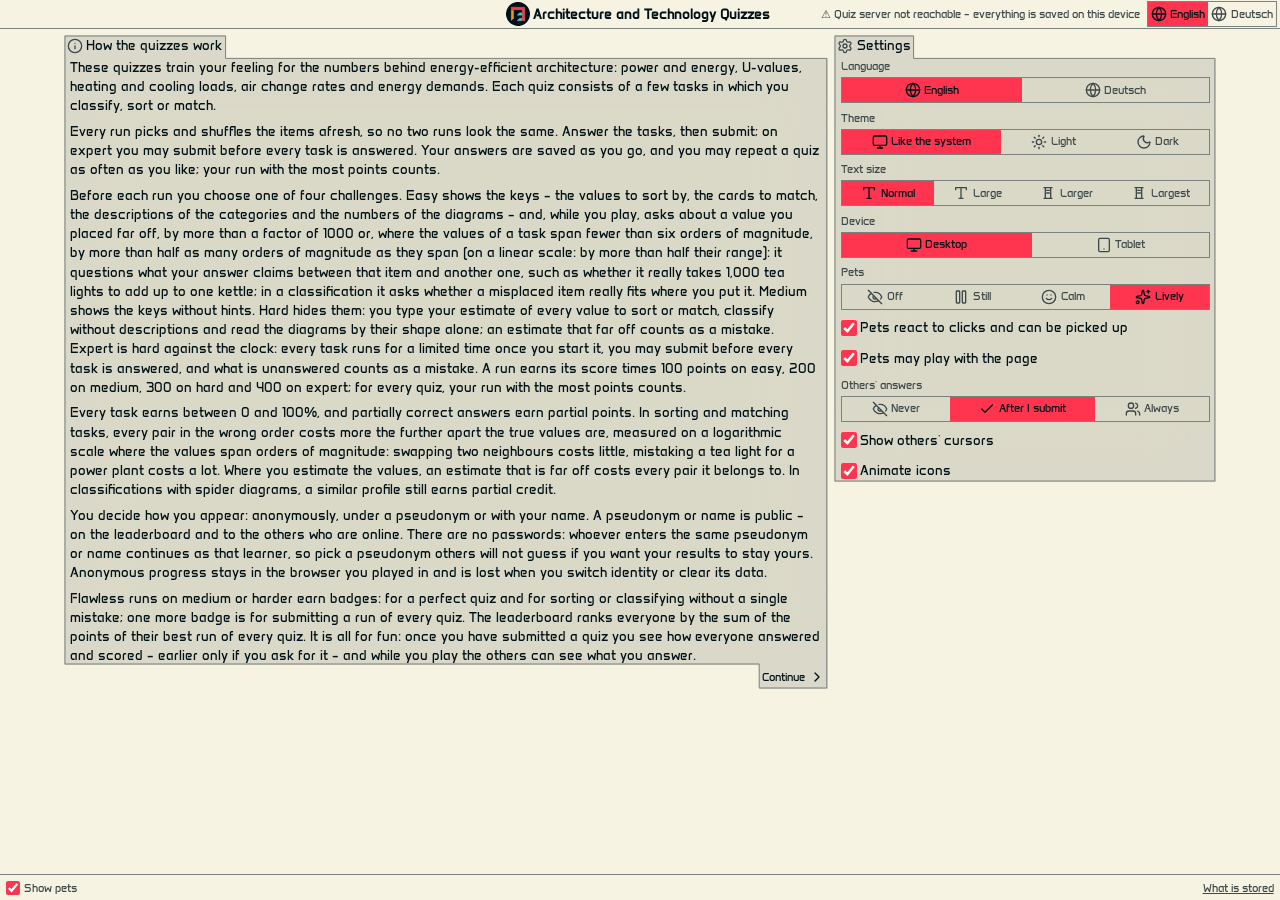
<file: index.html>
<!doctype html>
<html>
  <head>
    <meta charset="UTF-8" />
    <meta http-equiv="Content-Security-Policy" content="default-src 'self'; script-src 'self' 'sha256-Zx+W0Rd1x34Q0LHnan/wAJWz3BfeMVjqAUTT1yMTUJI=' 'sha256-RoMLgoSuvVE8mt0wM0Rqlbum9XyL1vEEgfFR80z8ajc=' 'sha256-71Nrm0GyNB1AhnDi3nNm4kKP03RY2r2+17/lSM3DaT0=' 'sha256-xt7LkpZNmj5pZYSzj4Bg/nbWTX6uIRt5RPcVWFBjqeg='; style-src 'self' 'sha256-bZ4J9a9+5/23IvseoggiL/VdLwwDyRG5Ba9/YakqvYw='; style-src-attr 'unsafe-inline'; img-src 'self' data:; font-src 'self'; connect-src https://semio.iek.uni-hannover.de wss://semio.iek.uni-hannover.de; manifest-src 'self'; object-src 'none'; base-uri 'none'; form-action 'self'" />
    <meta name="viewport" content="width=device-width, initial-scale=1.0" />
    <title>Architecture and Technology Quizzes · Quizze zu Architektur und Technologie</title>
    <meta name="description" lang="en" content="These quizzes train your feeling for the numbers behind energy-efficient architecture: power and energy, U-values, heating and cooling loads, air change rates and energy demands. Each quiz consists of a few tasks in which you classify, sort or match." />
    <meta name="description" lang="de" content="Diese Quizze trainieren dein Gefühl für die Zahlen hinter energieeffizienter Architektur: Leistung und Energie, U-Werte, Heiz- und Kühllasten, Luftwechselraten und Energiebedarfe. Jedes Quiz besteht aus wenigen Aufgaben, in denen du klassifizierst, sortierst oder zuordnest." />
    <meta name="theme-color" media="(prefers-color-scheme: light)" content="#f7f3e3" />
    <meta name="theme-color" media="(prefers-color-scheme: dark)" content="#001117" />
    <link rel="manifest" href="/manifest.webmanifest" />
    <link rel="icon" href="./🛡️favicon.svg" type="image/svg+xml" />
    <link rel="icon" href="./🔖️favicon.ico" sizes="any" />
    <script>(function(){var last="";function sync(){var vv=window.visualViewport;var h=vv&&vv.height>0?vv.height:window.innerHeight;if(!(h>0)||!isFinite(h))return;var px=Math.round(h)+"px";if(px===last)return;last=px;document.documentElement.style.setProperty("--ui-available-height",px)}sync();var vv=window.visualViewport;if(vv&&vv.addEventListener){vv.addEventListener("resize",sync);vv.addEventListener("scroll",sync)}window.addEventListener("resize",sync);window.addEventListener("orientationchange",sync)})();</script>
    <style>html{color-scheme:light dark}html,body,#root{height:var(--ui-available-height,100dvh);margin:0}body{background-color:#f7f3e3;color:#001117}html.dark body{background-color:#001117;color:#f7f3e3}html:not([data-semio-styled]) body{visibility:hidden}</style>
    <script>(function(){var d=document.documentElement,m=window.matchMedia("(prefers-color-scheme: dark)");var a=null;try{var c=JSON.parse(localStorage.getItem("semio.os.config")||"null");var l=c&&c.preferences&&c.preferences["os.config.ui-preferences"];var g=l?JSON.parse(l):null;if(g&&g.version===1&&g.events&&g.events.length){for(var i=0;i<g.events.length;i++){var e=g.events[i];if(e&&e.mutation==="setAppearance")a=e.appearance||null}}}catch(e){}var dark=a==="dark"||(a!=="light"&&m.matches);d.classList.toggle("dark",dark);d.dataset.uiAppearance=dark?"dark":"light";d.style.colorScheme=dark?"dark":"light";if(document.body){document.body.style.colorScheme=dark?"dark":"light";document.body.style.backgroundColor=dark?"#001117":"#f7f3e3";document.body.style.color=dark?"#f7f3e3":"#001117";}})();</script>
    <script>(function(){try{var c=JSON.parse(localStorage.getItem("semio.os.config")||"null");var l=c&&c.preferences&&c.preferences["os.config.ui-preferences"];var g=l?JSON.parse(l):null;if(!g||g.version!==1||!g.events)return;var id=null,themes={};for(var i=0;i<g.events.length;i++){var e=g.events[i];if(!e)continue;if(e.mutation==="setTheme")id=e.themeId||null;if(e.mutation==="setCustomTheme"){if(e.theme)themes[e.themeId]=e.theme;else delete themes[e.themeId]}}var stored=id?themes[id]:null;var t=stored&&stored.config;if(!t||!t.colors)return;var d=document.documentElement;var dark=d.classList.contains("dark");for(var k in t.colors){d.style.setProperty("--color-"+k.replace(/_/g,"-"),t.colors[k])}if(t.spacing)for(var s in t.spacing){d.style.setProperty("--spacing-"+s.replace(/_/g,"-"),t.spacing[s])}d.dataset.uiTheme=id;var appearance=t.appearances&&t.appearances[dark?"dark":"light"];var chrome=appearance&&appearance.chrome;function resolveSimple(ref){return ref&&ref.token&&t.colors[ref.token]?t.colors[ref.token]:undefined}var base=chrome&&resolveSimple(chrome.base);var fg=chrome&&resolveSimple(chrome.foreground);if(document.body){if(base)document.body.style.backgroundColor=base;if(fg)document.body.style.color=fg}}catch(e){}})();</script>
    <script type="module" crossorigin src="/assets/🌐️-Cesb4stJ.js"></script>
    <link rel="stylesheet" crossorigin href="/assets/🌐️-3G5lB9Lg.css">
  </head>
  <body>
    <div id="root"><div style="display:flex;align-items:center;justify-content:center;height:100%;font:14px system-ui,sans-serif"><span lang="en">Architecture and Technology Quizzes</span> · <span lang="de">Quizze zu Architektur und Technologie</span></div></div>
    <noscript><p lang="en" style="visibility:visible;margin:1em;font:14px system-ui,sans-serif">This site needs JavaScript.</p><p lang="de" style="visibility:visible;margin:1em;font:14px system-ui,sans-serif">Diese Seite braucht JavaScript.</p></noscript>
    <script>(function(){function reveal(){document.documentElement.dataset.semioStyled="ready"}var link=document.getElementById("semio-play-styles");if(link){if(link.sheet)reveal();else link.addEventListener("load",reveal,{once:true})}else{reveal()}setTimeout(reveal,8000)})();</script>
  </body>
</html>
</file>
<file: assets/🌐️-3G5lB9Lg.css>
@layer properties{@supports (((-webkit-hyphens:none)) and (not (margin-trim:inline))) or ((-moz-orient:inline) and (not (color:rgb(from red r g b)))){:root,:host{--loading-border-duration:1.6s;--waiting-border-duration:3.2s;--introduced-border-duration:1.6s;--celebrate-border-duration:1.2s}*,:before,:after,::backdrop{--tw-translate-x:0;--tw-translate-y:0;--tw-translate-z:0;--tw-rotate-x:initial;--tw-rotate-y:initial;--tw-rotate-z:initial;--tw-skew-x:initial;--tw-skew-y:initial;--tw-space-y-reverse:0;--tw-space-x-reverse:0;--tw-divide-x-reverse:0;--tw-border-style:solid;--tw-divide-y-reverse:0;--tw-gradient-position:initial;--tw-gradient-from:#0000;--tw-gradient-via:#0000;--tw-gradient-to:#0000;--tw-gradient-stops:initial;--tw-gradient-via-stops:initial;--tw-gradient-from-position:0%;--tw-gradient-via-position:50%;--tw-gradient-to-position:100%;--tw-leading:initial;--tw-font-weight:initial;--tw-tracking:initial;--tw-ordinal:initial;--tw-slashed-zero:initial;--tw-numeric-figure:initial;--tw-numeric-spacing:initial;--tw-numeric-fraction:initial;--tw-shadow:0 0 #0000;--tw-shadow-color:initial;--tw-shadow-alpha:100%;--tw-inset-shadow:0 0 #0000;--tw-inset-shadow-color:initial;--tw-inset-shadow-alpha:100%;--tw-ring-color:initial;--tw-ring-shadow:0 0 #0000;--tw-inset-ring-color:initial;--tw-inset-ring-shadow:0 0 #0000;--tw-ring-inset:initial;--tw-ring-offset-width:0px;--tw-ring-offset-color:#fff;--tw-ring-offset-shadow:0 0 #0000;--tw-outline-style:solid;--tw-blur:initial;--tw-brightness:initial;--tw-contrast:initial;--tw-grayscale:initial;--tw-hue-rotate:initial;--tw-invert:initial;--tw-opacity:initial;--tw-saturate:initial;--tw-sepia:initial;--tw-drop-shadow:initial;--tw-drop-shadow-color:initial;--tw-drop-shadow-alpha:100%;--tw-drop-shadow-size:initial;--tw-backdrop-blur:initial;--tw-backdrop-brightness:initial;--tw-backdrop-contrast:initial;--tw-backdrop-grayscale:initial;--tw-backdrop-hue-rotate:initial;--tw-backdrop-invert:initial;--tw-backdrop-opacity:initial;--tw-backdrop-saturate:initial;--tw-backdrop-sepia:initial;--tw-duration:initial;--tw-ease:initial;--tw-content:"";--tw-pan-x:initial;--tw-pan-y:initial;--tw-pinch-zoom:initial;--loading-border-angle:0deg;--loading-border-pulse-opacity:.55;--loading-border-dashoffset:0;--waiting-border-angle:0deg;--waiting-border-pulse-opacity:.7;--waiting-border-dashoffset:0;--cursor-help:help;--cursor-text:text;--introduced-border-width:1px;--celebrate-border-angle:0deg;--celebrate-border-padding:1px}}}@layer theme{:root,:host{--font-sans:Anta, "Anta Extended", "Anta Math", "Anta Symbols", "Noto Emoji", "Noto Emoji 0", "Noto Emoji 1", "Noto Emoji 2", "Noto Emoji 3", "Noto Emoji 4", "Noto Emoji 5", "Noto Emoji 6", "Noto Emoji 7", "Noto Emoji 8", "Noto Emoji 9", "Noto Emoji 10", "Noto Emoji 11";--font-serif:"Kelly Slab", "Kelly Slab Extended", "Kelly Slab Cyrillic", "Noto Emoji", "Noto Emoji 0", "Noto Emoji 1", "Noto Emoji 2", "Noto Emoji 3", "Noto Emoji 4", "Noto Emoji 5", "Noto Emoji 6", "Noto Emoji 7", "Noto Emoji 8", "Noto Emoji 9", "Noto Emoji 10", "Noto Emoji 11";--font-mono:"Share Tech Mono", "Noto Emoji", "Noto Emoji 0", "Noto Emoji 1", "Noto Emoji 2", "Noto Emoji 3", "Noto Emoji 4", "Noto Emoji 5", "Noto Emoji 6", "Noto Emoji 7", "Noto Emoji 8", "Noto Emoji 9", "Noto Emoji 10", "Noto Emoji 11";--color-gray-300:#334041;--color-gray-400:#555f5d;--color-gray-600:#a2a59d;--color-gray-700:#c4c4b9;--color-white:#fff;--spacing:.25rem;--container-xs:20rem;--container-sm:24rem;--container-md:28rem;--container-lg:32rem;--container-xl:36rem;--container-2xl:42rem;--container-4xl:56rem;--container-5xl:64rem;--container-6xl:72rem;--text-xs:11.2px;--text-sm:12.8px;--text-sm--line-height: 1.5 ;--text-base:14.4px;--font-weight-normal:400;--font-weight-medium:500;--font-weight-semibold:600;--font-weight-bold:700;--tracking-tight:-.025em;--tracking-wide:.025em;--tracking-widest:.1em;--leading-tight:1.25;--leading-normal:1.5;--ease-in:cubic-bezier(.4, 0, 1, 1);--ease-out:cubic-bezier(0, 0, .2, 1);--ease-in-out:cubic-bezier(.4, 0, .2, 1);--animate-spin:spin 1s linear infinite;--animate-pulse:pulse 2s cubic-bezier(.4, 0, .6, 1) infinite;--default-transition-duration:.15s;--default-transition-timing-function:cubic-bezier(.4, 0, .2, 1);--default-font-family:var(--font-sans);--default-mono-font-family:var(--font-mono);--color-primary:#ff344f;--color-secondary:#34d1bf;--color-tertiary:#fa9500;--color-danger:#a60009;--color-warning:#fccf05;--color-info:#dbbea1;--color-success:#7eb77f;--color-diff-added:#00d492;--color-dark:#001117;--color-dark-8-9:#07181d;--color-dark-6-7:#0c1c21;--color-dark-7-9:#1d2b2f;--color-dark-gray:#243235;--color-dark-dark-gray-2:#3e494a;--color-dark-4-7:#606966;--color-dark-5-9:#666e6b;--color-gray:#7b827d;--color-light-5-9:#91968f;--color-light-4-7:#979b94;--color-light-5-7:#c9c8bd;--color-light-gray:#d3d2c5;--color-light-7-9:#dad9cb;--color-light-6-7:#ebe8d9;--color-light-8-9:#f0ecdd;--color-light:#f7f3e3;--spacing-touch:.275rem;--spacing-compact:3.2px;--navbar-height:28.8px;--footer-height:28.8px;--panel-header-height:22.4px;--size-medium:22.4px;--size-small:16px;--gap-standard:3.2px;--padding-standard:3.2px;--panel-inset:3.2px;--tree-row-height:24px;--tree-indent-per-level:10px;--tree-toggle-width:14px;--layout-panel-min:150px;--layout-panel-max:480px;--layout-panel-rail:300px;--layout-engagement-max:448px;--ui-spacing:var(--spacing-compact);--spacing-single:calc(1 * var(--ui-spacing));--spacing-double:calc(2 * var(--ui-spacing));--size-tiny:calc(3 * var(--ui-spacing));--size-workbench:calc(1.5 * var(--size-small));--window-chrome-scroll-clearance:calc(var(--size-medium) + 2 * var(--ui-spacing));--window-content-dead-line:var(--window-chrome-scroll-clearance);--size-large:calc(9 * var(--ui-spacing));--size-huge:calc(11 * var(--ui-spacing));--size-mega:calc(13 * var(--ui-spacing));--size-giga:calc(15 * var(--ui-spacing));--size-xl:calc(10 * var(--ui-spacing));--size-tera:calc(17 * var(--ui-spacing));--size-peta:calc(19 * var(--ui-spacing));--layout-touch-min:2.75rem;--layout-label:calc(30 * var(--ui-spacing));--layout-popover-min:calc(37.5 * var(--ui-spacing));--layout-command-max:calc(93.75 * var(--ui-spacing));--layout-deck-width:60rem;--layout-deck-height:43.75rem;--layout-story-height:25rem;--layout-story-width-sm:37.5rem;--layout-story-width-md:50rem;--layout-story-width-lg:60rem;--layout-floating-menu-sm:calc(68.75 * var(--ui-spacing));--layout-floating-menu-md:calc(87.5 * var(--ui-spacing));--layout-floating-menu-lg:calc(112.5 * var(--ui-spacing));--layout-floating-overlay:calc(131.25 * var(--ui-spacing));--layout-preview-min:4.5rem;--layout-preview-md:5.5rem;--layout-offscreen:-100vw;--stroke-hairline:1px;--stroke-default:calc(2 * var(--stroke-hairline));--stroke-focus:calc(3 * var(--stroke-hairline));--radius-full:0rem;--text-2xs:.6rem;--text-2xs--line-height: 1.5 ;--z-base:0;--z-window:10;--z-pane:20;--z-panel:30;--z-dialog:40;--z-menu:50;--z-navbar:100;--z-modal:1000;--z-tutorial:10000;--glass-saturate:1.45;--level-shade-step:5%;--glass-alpha-step:.12;--glass-blur-step:.5rem;--element-shade-step:6%;--hover-shade-step:12%;--veil-alpha:.4;--veil-blur:.5rem;--scrollbar-size:var(--spacing-double);--color-foreground:var(--foreground);--color-muted-foreground:var(--muted-foreground);--color-active-base:var(--active-base);--color-active-foreground:var(--active-foreground);--color-popover-foreground:var(--border-element-color);--color-border:var(--border-normal-color);--color-emphasized:var(--foreground)}}@layer base{*,:after,:before,::backdrop{box-sizing:border-box;border:0 solid;margin:0;padding:0}::file-selector-button{box-sizing:border-box;border:0 solid;margin:0;padding:0}html,:host{-webkit-text-size-adjust:100%;tab-size:4;line-height:1.5;font-family:var(--default-font-family,-apple-system, BlinkMacSystemFont, "Segoe UI", Roboto, "Helvetica Neue", "Noto Sans", Arial, sans-serif, "Apple Color Emoji", "Segoe UI Emoji", "Segoe UI Symbol", "Noto Color Emoji");font-feature-settings:var(--default-font-feature-settings,normal);font-variation-settings:var(--default-font-variation-settings,normal);-webkit-tap-highlight-color:transparent}hr{height:0;color:inherit;border-top-width:1px}abbr:where([title]){-webkit-text-decoration:underline dotted;text-decoration:underline dotted}h1,h2,h3,h4,h5,h6{font-size:inherit;font-weight:inherit}a{color:inherit;-webkit-text-decoration:inherit;text-decoration:inherit}b,strong{font-weight:bolder}code,kbd,samp,pre{font-family:var(--default-mono-font-family,ui-monospace, SFMono-Regular, Menlo, Monaco, Consolas, "Liberation Mono", "Courier New", monospace);font-feature-settings:var(--default-mono-font-feature-settings,normal);font-variation-settings:var(--default-mono-font-variation-settings,normal);font-size:1em}small{font-size:80%}sub,sup{vertical-align:baseline;font-size:75%;line-height:0;position:relative}sub{bottom:-.25em}sup{top:-.5em}table{text-indent:0;border-color:inherit;border-collapse:collapse}:-moz-focusring:where(:not(iframe)){outline:auto}progress{vertical-align:baseline}summary{display:list-item}ol,ul,menu{list-style:none}img,svg,video,canvas,audio,iframe,embed,object{vertical-align:middle;display:block}img,video{max-width:100%;height:auto}button,input,select,optgroup,textarea{font:inherit;font-feature-settings:inherit;font-variation-settings:inherit;letter-spacing:inherit;color:inherit;opacity:1;background-color:#0000;border-radius:0}::file-selector-button{font:inherit;font-feature-settings:inherit;font-variation-settings:inherit;letter-spacing:inherit;color:inherit;opacity:1;background-color:#0000;border-radius:0}:where(select:is([multiple],[size])) optgroup{font-weight:bolder}:where(select:is([multiple],[size])) optgroup option{padding-inline-start:20px}::file-selector-button{margin-inline-end:4px}::placeholder{opacity:1}@supports (not ((-webkit-appearance:-apple-pay-button))) or (contain-intrinsic-size:1px){::placeholder{color:currentColor}@supports (color:color-mix(in lab,red,red)){::placeholder{color:color-mix(in oklab,currentcolor 50%,transparent)}}}textarea{resize:vertical}::-webkit-search-decoration{-webkit-appearance:none}::-webkit-date-and-time-value{min-height:1lh;text-align:inherit}::-webkit-datetime-edit{display:inline-flex}::-webkit-datetime-edit-fields-wrapper{padding:0}::-webkit-datetime-edit{padding-block:0}::-webkit-datetime-edit-year-field{padding-block:0}::-webkit-datetime-edit-month-field{padding-block:0}::-webkit-datetime-edit-day-field{padding-block:0}::-webkit-datetime-edit-hour-field{padding-block:0}::-webkit-datetime-edit-minute-field{padding-block:0}::-webkit-datetime-edit-second-field{padding-block:0}::-webkit-datetime-edit-millisecond-field{padding-block:0}::-webkit-datetime-edit-meridiem-field{padding-block:0}::-webkit-calendar-picker-indicator{line-height:1}:-moz-ui-invalid{box-shadow:none}button,input:where([type=button],[type=reset],[type=submit]){appearance:button}::file-selector-button{appearance:button}::-webkit-inner-spin-button{height:auto}::-webkit-outer-spin-button{height:auto}[hidden]:where(:not([hidden=until-found])){display:none!important}:root{--spacing-compact:.2rem;--spacing-touch:.275rem;--window:var(--color-light-6-7);--temporary:var(--color-light-4-7);--accent-secondary:var(--color-secondary);--accent-tertiary:var(--color-tertiary);--hover-base:var(--color-gray-700);--hover-window:var(--color-light-gray);--hover-panel:var(--color-gray-600);--element-base:var(--color-gray);--element-window:var(--color-gray);--element-panel:var(--color-dark-5-9);--border-color:var(--border-normal-color);--loading-border-duration:1.6s;--waiting-border-duration:3.2s;--introduced-border-duration:1.6s;--celebrate-border-duration:1.2s;--plaster:var(--color-gray);--plaster-edge:var(--color-foreground);--info-bg:var(--color-light-8-9);--info-foreground:var(--color-dark);--info-border:var(--color-info);--success-bg:var(--color-light-7-9);--success-foreground:var(--color-dark);--success-border:var(--color-success);--warning-bg:var(--color-light-6-7);--warning-foreground:var(--color-dark);--warning-border:var(--color-warning);--destructive-bg:var(--color-light-8-9);--destructive-foreground:var(--color-danger);--destructive-border:var(--color-danger);--scrollbar-thumb:var(--border-color);--scrollbar-thumb-hover:var(--muted-foreground);--color-new:var(--success-border);--color-modified:var(--warning-border);--color-removed:var(--destructive-border);--color-changed-selected:var(--accent);--color-changed-hovered:var(--accent-secondary);--cursor-default:url(/🖼️assets/👆️cursor/🖱️default/☀️light.svg) 0 0, default;--cursor-pointer:url(/🖼️assets/👆️cursor/👆️pointer/☀️light.svg) 0 0, pointer;--cursor-grab:url(/🖼️assets/👆️cursor/✋️grab/☀️light.svg) 0 0, grab;--cursor-grabbing:url(/🖼️assets/👆️cursor/✊️grabbing/☀️light.svg) 0 0, grabbing;--cursor-ew-resize:url(/🖼️assets/👆️cursor/↔️ew-resize/☀️light.svg) 16 2, ew-resize;--cursor-col-resize:url(/🖼️assets/👆️cursor/↔️ew-resize/☀️light.svg) 16 2, col-resize;--cursor-ns-resize:url(/🖼️assets/👆️cursor/↕️ns-resize/☀️light.svg) 2 16, ns-resize;--cursor-nesw-resize:url(/🖼️assets/👆️cursor/↗️nesw-resize/🌙️dark.svg) 16 16, nesw-resize;--cursor-nwse-resize:url(/🖼️assets/👆️cursor/↘️nwse-resize/☀️light.svg) 16 16, nwse-resize;--cursor-move:url(/🖼️assets/👆️cursor/🧭️move/✏️light-source.svg) 16 16, move;--cursor-crosshair:url(/🖼️assets/👆️cursor/🎯️crosshair/☀️light.svg) 0 0, crosshair;--cursor-crosshair-centered:url(/🖼️assets/👆️cursor/🎯️crosshair/☀️light.svg) 16 16, crosshair;--cursor-selectable:url(/🖼️assets/👆️cursor/☑️selectable/☀️light.svg) 0 0, pointer;--cursor-foldable:url(/🖼️assets/👆️cursor/🪭️foldable/☀️light.svg) 0 0, pointer;--cursor-help:help;--cursor-not-allowed:url(/🖼️assets/👆️cursor/🚫️not-allowed/☀️light.svg) 0 0, not-allowed;--cursor-text:text;--cursor-ghost-default:url(/🖼️assets/👆️cursor/🖱️default/☀️light.svg);--cursor-ghost-pointer:url(/🖼️assets/👆️cursor/👆️pointer/☀️light.svg);--cursor-ghost-grab:url(/🖼️assets/👆️cursor/✋️grab/☀️light.svg);--cursor-ghost-grabbing:url(/🖼️assets/👆️cursor/✊️grabbing/☀️light.svg);--cursor-ghost-crosshair:url(/🖼️assets/👆️cursor/🎯️crosshair/☀️light.svg);--cursor-ghost-move:url(/🖼️assets/👆️cursor/🧭️move/✏️light-source.svg)}:root *{cursor:var(--cursor-default)}:root ::selection{background-color:var(--accent);color:var(--border-emphasized-color)}:root html,:root *{scrollbar-width:thin;scrollbar-color:transparent transparent}@supports not selector(::-webkit-scrollbar){:root :hover{scrollbar-color:var(--scrollbar-thumb) transparent}}:root ::-webkit-scrollbar{width:var(--scrollbar-size);height:var(--scrollbar-size)}:root ::-webkit-scrollbar-track{background:0 0}:root ::-webkit-scrollbar-thumb{background-color:#0000;border-radius:0;transition:background-color .12s}:root :hover::-webkit-scrollbar-thumb{background-color:var(--scrollbar-thumb)}:root ::-webkit-scrollbar-thumb:hover{background-color:var(--scrollbar-thumb-hover)}:root ::-webkit-scrollbar-thumb:active{background-color:var(--scrollbar-thumb-hover)}:root ::-webkit-scrollbar-corner{background:0 0}:root .ui-scrollbar-hidden{scrollbar-width:none}:root .ui-scrollbar-hidden::-webkit-scrollbar{display:none}:root [data-slot=scroll-area-scrollbar]{background:0 0}:root [data-slot=scroll-area-scrollbar][data-orientation=vertical]{width:var(--scrollbar-size)}:root [data-slot=scroll-area-scrollbar][data-orientation=horizontal]{height:var(--scrollbar-size)}:root [data-slot=scroll-area-thumb]{background-color:var(--scrollbar-thumb);opacity:0;border-radius:0;transition:opacity .12s,background-color .12s}:root [data-slot=scroll-area-scrollbar]:hover [data-slot=scroll-area-thumb]{opacity:1}:root [data-slot=scroll-area-thumb]:hover{background-color:var(--scrollbar-thumb-hover)}:root body.cursor-selectable,:root body.cursor-selectable *{cursor:var(--cursor-selectable)!important}:root .cursor-default,:root [style*="cursor: default"],:root [style*="cursor:default"],:root [class*=cursor-default],:root [class*="before:cursor-default"]:before,:root [class*="after:cursor-default"]:after{cursor:var(--cursor-default)!important}:root .cursor-pointer,:root [style*="cursor: pointer"],:root [style*="cursor:pointer"],:root [class*=cursor-pointer],:root [class*="before:cursor-pointer"]:before,:root [class*="after:cursor-pointer"]:after{cursor:var(--cursor-pointer)!important}:root .cursor-selectable,:root [style*="cursor: selectable"],:root [style*="cursor:selectable"],:root [class*=cursor-selectable],:root [class*="before:cursor-selectable"]:before,:root [class*="after:cursor-selectable"]:after{cursor:var(--cursor-selectable)!important}:root .cursor-foldable,:root [style*="cursor: foldable"],:root [style*="cursor:foldable"],:root [class*=cursor-foldable],:root [class*="before:cursor-foldable"]:before,:root [class*="after:cursor-foldable"]:after{cursor:var(--cursor-foldable)!important}:root .cursor-grab,:root [style*="cursor: grab"],:root [style*="cursor:grab"],:root [class*=cursor-grab],:root [class*="before:cursor-grab"]:before,:root [class*="after:cursor-grab"]:after{cursor:var(--cursor-grab)!important}:root .cursor-grabbing,:root [style*="cursor: grabbing"],:root [style*="cursor:grabbing"],:root [class*=cursor-grabbing],:root [class*="before:cursor-grabbing"]:before,:root [class*="after:cursor-grabbing"]:after{cursor:var(--cursor-grabbing)!important}:root .cursor-ew-resize,:root .cursor-w-resize,:root .cursor-e-resize,:root [style*="cursor: ew-resize"],:root [style*="cursor:ew-resize"],:root [style*="cursor: w-resize"],:root [style*="cursor:w-resize"],:root [style*="cursor: e-resize"],:root [style*="cursor:e-resize"],:root [class*=cursor-ew-resize],:root [class*=cursor-w-resize],:root [class*=cursor-e-resize],:root [class*="before:cursor-ew-resize"]:before,:root [class*="before:cursor-w-resize"]:before,:root [class*="before:cursor-e-resize"]:before,:root [class*="after:cursor-ew-resize"]:after,:root [class*="after:cursor-w-resize"]:after,:root [class*="after:cursor-e-resize"]:after{cursor:var(--cursor-ew-resize)!important}:root .cursor-col-resize,:root [style*="cursor: col-resize"],:root [style*="cursor:col-resize"],:root [class*=cursor-col-resize],:root [class*="before:cursor-col-resize"]:before,:root [class*="after:cursor-col-resize"]:after{cursor:var(--cursor-col-resize)!important}:root .cursor-ns-resize,:root .cursor-n-resize,:root .cursor-s-resize,:root .cursor-row-resize,:root [style*="cursor: ns-resize"],:root [style*="cursor:ns-resize"],:root [style*="cursor: n-resize"],:root [style*="cursor:n-resize"],:root [style*="cursor: s-resize"],:root [style*="cursor:s-resize"],:root [style*="cursor: row-resize"],:root [style*="cursor:row-resize"],:root [class*=cursor-ns-resize],:root [class*=cursor-n-resize],:root [class*=cursor-s-resize],:root [class*=cursor-row-resize],:root [class*="before:cursor-ns-resize"]:before,:root [class*="before:cursor-n-resize"]:before,:root [class*="before:cursor-s-resize"]:before,:root [class*="before:cursor-row-resize"]:before,:root [class*="after:cursor-ns-resize"]:after,:root [class*="after:cursor-n-resize"]:after,:root [class*="after:cursor-s-resize"]:after,:root [class*="after:cursor-row-resize"]:after{cursor:var(--cursor-ns-resize)!important}:root .cursor-nesw-resize,:root .cursor-ne-resize,:root .cursor-sw-resize,:root [style*="cursor: nesw-resize"],:root [style*="cursor:nesw-resize"],:root [style*="cursor: ne-resize"],:root [style*="cursor:ne-resize"],:root [style*="cursor: sw-resize"],:root [style*="cursor:sw-resize"],:root [class*=cursor-nesw-resize],:root [class*=cursor-ne-resize],:root [class*=cursor-sw-resize],:root [class*="before:cursor-nesw-resize"]:before,:root [class*="before:cursor-ne-resize"]:before,:root [class*="before:cursor-sw-resize"]:before,:root [class*="after:cursor-nesw-resize"]:after,:root [class*="after:cursor-ne-resize"]:after,:root [class*="after:cursor-sw-resize"]:after{cursor:var(--cursor-nesw-resize)!important}:root .cursor-nwse-resize,:root .cursor-nw-resize,:root .cursor-se-resize,:root [style*="cursor: nwse-resize"],:root [style*="cursor:nwse-resize"],:root [style*="cursor: nw-resize"],:root [style*="cursor:nw-resize"],:root [style*="cursor: se-resize"],:root [style*="cursor:se-resize"],:root [class*=cursor-nwse-resize],:root [class*=cursor-nw-resize],:root [class*=cursor-se-resize],:root [class*="before:cursor-nwse-resize"]:before,:root [class*="before:cursor-nw-resize"]:before,:root [class*="before:cursor-se-resize"]:before,:root [class*="after:cursor-nwse-resize"]:after,:root [class*="after:cursor-nw-resize"]:after,:root [class*="after:cursor-se-resize"]:after{cursor:var(--cursor-nwse-resize)!important}:root .cursor-move,:root [style*="cursor: move"],:root [style*="cursor:move"],:root [class*=cursor-move],:root [class*="before:cursor-move"]:before,:root [class*="after:cursor-move"]:after{cursor:var(--cursor-move)!important}:root .cursor-crosshair,:root [style*="cursor: crosshair"],:root [style*="cursor:crosshair"],:root [class*=cursor-crosshair],:root [class*="before:cursor-crosshair"]:before,:root [class*="after:cursor-crosshair"]:after{cursor:var(--cursor-crosshair)!important}:root .cursor-not-allowed,:root [class~=cursor-not-allowed],:root [style*="cursor: not-allowed"],:root [style*="cursor:not-allowed"],:root [class*=cursor-not-allowed]:is(:disabled,[aria-disabled=true],[data-disabled=true]){cursor:var(--cursor-not-allowed)!important}:root .cursor-help,:root [style*="cursor: help"],:root [style*="cursor:help"],:root [class*=cursor-help],:root [class*="before:cursor-help"]:before,:root [class*="after:cursor-help"]:after{cursor:var(--cursor-help)!important}:root .cursor-text,:root [style*="cursor: text"],:root [style*="cursor:text"],:root [class*=cursor-text],:root [class*="before:cursor-text"]:after{cursor:var(--cursor-text)!important}:root .react-flow__node:not(.cursor-pointer):not(.cursor-foldable):not(.cursor-grab):not(.cursor-grabbing):not(.cursor-move):not(.cursor-crosshair):not(.cursor-not-allowed):not(.cursor-help):not(.cursor-text),:root .react-flow__node:has([data-kit-node]),:root .react-flow__node:has([data-kit-node]) *{cursor:var(--cursor-selectable)!important}:root .react-flow__edge{cursor:var(--cursor-pointer)!important}:root .react-flow__pane.draggable{cursor:var(--cursor-grab)!important}:root .react-flow__pane.dragging{cursor:var(--cursor-grabbing)!important}:root .react-flow__handle.connectionindicator{cursor:var(--cursor-crosshair-centered)!important}:root .temp .react-flow__edge-path{stroke:var(--color-primary);stroke-dasharray:5 5}:root .react-flow__handle.connectionindicator,:root .react-flow__handle.connectionindicator:hover{cursor:var(--cursor-crosshair-centered)!important}:root .react-flow__viewport-portal{pointer-events:none!important}:root [data-slot=popover-trigger]{cursor:var(--cursor-pointer)!important}:root [data-slot=resizable-handle][data-panel-group-direction=horizontal],:root [data-slot=resizable-handle][data-panel-group-direction=horizontal]:before,:root [data-slot=resizable-handle][data-panel-group-direction=horizontal]:after{cursor:var(--cursor-ew-resize)!important}:root [data-slot=resizable-handle][data-panel-group-direction=vertical],:root [data-slot=resizable-handle][data-panel-group-direction=vertical]:before,:root [data-slot=resizable-handle][data-panel-group-direction=vertical]:after{cursor:var(--cursor-ns-resize)!important}:root [data-slot=resizable-handle][data-resize-orientation=horizontal]{cursor:var(--cursor-ew-resize)!important}:root [data-slot=resizable-handle][data-resize-orientation=vertical]{cursor:var(--cursor-ns-resize)!important}:root [data-slot=resizable-corner]{touch-action:none;cursor:var(--cursor-move)!important}:root [data-slot=resizable-handle]:has([data-slot=resizable-corner]:hover){cursor:var(--cursor-move)!important}:root [role=button]:not(.cursor-selectable):not(.cursor-foldable):not(.cursor-grab):not(.cursor-grabbing):not(.cursor-move):not(.cursor-crosshair):not(.cursor-not-allowed):not(.cursor-help):not(.cursor-text),:root [role=link]:not(.cursor-selectable):not(.cursor-foldable):not(.cursor-grab):not(.cursor-grabbing):not(.cursor-move):not(.cursor-crosshair):not(.cursor-not-allowed):not(.cursor-help):not(.cursor-text),:root a:not(.cursor-selectable):not(.cursor-foldable):not(.cursor-grab):not(.cursor-grabbing):not(.cursor-move):not(.cursor-crosshair):not(.cursor-not-allowed):not(.cursor-help):not(.cursor-text),:root button:not(.cursor-selectable):not(.cursor-foldable):not(.cursor-grab):not(.cursor-grabbing):not(.cursor-move):not(.cursor-crosshair):not(.cursor-not-allowed):not(.cursor-help):not(.cursor-text),:root [data-slot=breadcrumb-separator][class*=cursor-pointer]{cursor:var(--cursor-pointer)!important}.prose{--tw-prose-body:var(--foreground);--tw-prose-headings:var(--foreground);--tw-prose-lead:var(--muted-foreground);--tw-prose-links:var(--accent);--tw-prose-bold:var(--foreground);--tw-prose-counters:var(--muted-foreground);--tw-prose-bullets:var(--primary);--tw-prose-hr:var(--border-color);--tw-prose-quotes:var(--foreground);--tw-prose-quote-borders:var(--border-color);--tw-prose-code:var(--foreground);--tw-prose-pre-bg:var(--muted);--tw-prose-th-borders:var(--border-color);--tw-prose-td-borders:var(--border-color)}.prose a{color:var(--accent)}.prose a:hover{color:var(--hover-base)}.prose code{background-color:var(--muted)}.prose pre code{background-color:#0000}.prose blockquote{border:var(--stroke-hairline) solid var(--border-color);padding:var(--ui-spacing);border-radius:0}}@layer components;@layer utilities{.border-loading{position:relative}.border-loading:after{content:"";z-index:1;pointer-events:none;border-radius:inherit;padding:var(--stroke-hairline);opacity:var(--loading-border-pulse-opacity);animation:loading-border-spin var(--loading-border-duration) linear infinite,loading-border-pulse var(--loading-border-duration) ease-in-out infinite;background:conic-gradient(from var(--loading-border-angle),transparent,var(--loading-border-color,var(--border-normal-color))),conic-gradient(var(--loading-border-color,var(--border-normal-color)) 0 360deg);position:absolute;inset:0}@supports (color:color-mix(in lab,red,red)){.border-loading:after{background:conic-gradient(from var(--loading-border-angle),transparent,var(--loading-border-color,var(--border-normal-color))),conic-gradient(color-mix(in oklab,var(--loading-border-color,var(--border-normal-color)) 20%,transparent) 0 360deg)}}.border-loading:after{-webkit-mask-image:linear-gradient(#000 0 0),linear-gradient(#000 0 0);mask-image:linear-gradient(#000 0 0),linear-gradient(#000 0 0);-webkit-mask-position:0 0,0 0;mask-position:0 0,0 0;-webkit-mask-size:auto,auto;mask-size:auto,auto;-webkit-mask-repeat:repeat,repeat;mask-repeat:repeat,repeat;-webkit-mask-clip:content-box,border-box;mask-clip:content-box,border-box;-webkit-mask-origin:content-box,border-box;mask-origin:content-box,border-box;-webkit-mask-composite:xor;mask-composite:exclude;-webkit-mask-source-type:auto,auto;mask-mode:match-source,match-source}@media(prefers-reduced-motion:reduce){.border-loading:after{opacity:1;animation:none}}.border-waiting{position:relative}.border-waiting:after{content:"";z-index:1;pointer-events:none;border-radius:inherit;padding:var(--stroke-hairline);opacity:var(--waiting-border-pulse-opacity);animation:waiting-border-spin var(--waiting-border-duration) linear infinite,waiting-border-pulse var(--waiting-border-duration) ease-in-out infinite;background:repeating-conic-gradient(from var(--waiting-border-angle),var(--waiting-border-color,var(--border-normal-color)) 0deg 18deg,transparent 18deg 30deg),conic-gradient(var(--waiting-border-color,var(--border-normal-color)) 0 360deg);position:absolute;inset:0}@supports (color:color-mix(in lab,red,red)){.border-waiting:after{background:repeating-conic-gradient(from var(--waiting-border-angle),var(--waiting-border-color,var(--border-normal-color)) 0deg 18deg,transparent 18deg 30deg),conic-gradient(color-mix(in oklab,var(--waiting-border-color,var(--border-normal-color)) 20%,transparent) 0 360deg)}}.border-waiting:after{-webkit-mask-image:linear-gradient(#000 0 0),linear-gradient(#000 0 0);mask-image:linear-gradient(#000 0 0),linear-gradient(#000 0 0);-webkit-mask-position:0 0,0 0;mask-position:0 0,0 0;-webkit-mask-size:auto,auto;mask-size:auto,auto;-webkit-mask-repeat:repeat,repeat;mask-repeat:repeat,repeat;-webkit-mask-clip:content-box,border-box;mask-clip:content-box,border-box;-webkit-mask-origin:content-box,border-box;mask-origin:content-box,border-box;-webkit-mask-composite:xor;mask-composite:exclude;-webkit-mask-source-type:auto,auto;mask-mode:match-source,match-source}@media(prefers-reduced-motion:reduce){.border-waiting:after{opacity:1;animation:none}}.pointer-events-auto{pointer-events:auto}.pointer-events-none{pointer-events:none}.\!visible{visibility:visible!important}.collapse{visibility:collapse}.invisible{visibility:hidden}.visible{visibility:visible}.sr-only{clip-path:inset(50%);white-space:nowrap;border-width:0;width:1px;height:1px;margin:-1px;padding:0;position:absolute;overflow:hidden}.absolute{position:absolute}.fixed{position:fixed}.relative{position:relative}.static{position:static}.sticky{position:sticky}.inset-0{inset:0}.inset-2{inset:calc(var(--spacing) * 2)}.inset-4{inset:calc(var(--spacing) * 4)}.inset-x-0{inset-inline:0}.inset-y-0{inset-block:0}.start-0{inset-inline-start:calc(var(--spacing) * 0)}.end-0{inset-inline-end:calc(var(--spacing) * 0)}.end-2{inset-inline-end:calc(var(--spacing) * 2)}.-top-0\.5{top:calc(var(--spacing) * -.5)}.top-0{top:0}.top-1{top:var(--spacing)}.top-1\/2{top:50%}.top-20{top:calc(var(--spacing) * 20)}.top-36{top:calc(var(--spacing) * 36)}.top-\[50\%\]{top:50%}.top-double{top:calc(2 * var(--ui-spacing))}.-right-0\.5{right:calc(var(--spacing) * -.5)}.right-0{right:0}.right-1{right:var(--spacing)}.right-4{right:calc(var(--spacing) * 4)}.right-double{right:calc(2 * var(--ui-spacing))}.-bottom-0\.5{bottom:calc(var(--spacing) * -.5)}.bottom-0{bottom:0}.bottom-1{bottom:var(--spacing)}.bottom-2{bottom:calc(var(--spacing) * 2)}.bottom-double{bottom:calc(2 * var(--ui-spacing))}.left-0{left:0}.left-1\/2{left:50%}.left-3{left:calc(var(--spacing) * 3)}.left-28{left:calc(var(--spacing) * 28)}.left-48{left:calc(var(--spacing) * 48)}.left-68{left:calc(var(--spacing) * 68)}.left-\[50\%\]{left:50%}.left-double{left:calc(2 * var(--ui-spacing))}.left-offscreen{left:var(--layout-offscreen)}.isolate{isolation:isolate}.z-0{z-index:0}.z-10{z-index:10}.z-20{z-index:20}.z-30{z-index:30}.z-40{z-index:40}.z-50{z-index:50}.z-\[1\]{z-index:1}.z-\[2\]{z-index:2}.z-\[31\]{z-index:31}.z-\[32\]{z-index:32}.z-\[40\]{z-index:40}.z-\[9999\]{z-index:9999}.z-base{z-index:var(--z-base)}.z-dialog{z-index:var(--z-dialog)}.z-menu{z-index:var(--z-menu)}.z-navbar{z-index:var(--z-navbar)}.z-pane{z-index:var(--z-pane)}.z-panel{z-index:var(--z-panel)}.z-tutorial{z-index:var(--z-tutorial)}.z-window{z-index:var(--z-window)}.col-1{grid-column:1}.col-span-2{grid-column:span 2/span 2}.col-start-1{grid-column-start:1}.col-start-2{grid-column-start:2}.row-1{grid-row:1}.row-2{grid-row:2}.row-3{grid-row:3}.row-6{grid-row:6}.row-7{grid-row:7}.row-9{grid-row:9}.row-start-1{grid-row-start:1}.container{width:100%}@media(min-width:40rem){.container{max-width:40rem}}@media(min-width:48rem){.container{max-width:48rem}}@media(min-width:64rem){.container{max-width:64rem}}@media(min-width:80rem){.container{max-width:80rem}}@media(min-width:96rem){.container{max-width:96rem}}.\!m-0{margin:0!important}.m-0{margin:0}.m-double{margin:var(--spacing-double);margin:calc(2 * var(--ui-spacing))}.-mx-single{margin-inline:calc(calc(1 * var(--ui-spacing)) * -1)}.mx-auto{margin-inline:auto}.my-auto{margin-block:auto}.my-single{margin-block:calc(1 * var(--ui-spacing))}.ms-auto{margin-inline-start:auto}.ms-single{margin-inline-start:calc(1 * var(--ui-spacing))}.prose{color:var(--tw-prose-body);max-width:65ch}.prose :where(p):not(:where([class~=not-prose],[class~=not-prose] *)){margin-top:1.25em;margin-bottom:1.25em}.prose :where([class~=lead]):not(:where([class~=not-prose],[class~=not-prose] *)){color:var(--tw-prose-lead);margin-top:1.2em;margin-bottom:1.2em;font-size:1.25em;line-height:1.6}.prose :where(a):not(:where([class~=not-prose],[class~=not-prose] *)){color:var(--tw-prose-links);font-weight:500;text-decoration:underline}.prose :where(strong):not(:where([class~=not-prose],[class~=not-prose] *)){color:var(--tw-prose-bold);font-weight:600}.prose :where(a strong):not(:where([class~=not-prose],[class~=not-prose] *)),.prose :where(blockquote strong):not(:where([class~=not-prose],[class~=not-prose] *)),.prose :where(thead th strong):not(:where([class~=not-prose],[class~=not-prose] *)){color:inherit}.prose :where(ol):not(:where([class~=not-prose],[class~=not-prose] *)){margin-top:1.25em;margin-bottom:1.25em;padding-inline-start:1.625em;list-style-type:decimal}.prose :where(ol[type=A]):not(:where([class~=not-prose],[class~=not-prose] *)){list-style-type:upper-alpha}.prose :where(ol[type=a]):not(:where([class~=not-prose],[class~=not-prose] *)){list-style-type:lower-alpha}.prose :where(ol[type=A s]):not(:where([class~=not-prose],[class~=not-prose] *)){list-style-type:upper-alpha}.prose :where(ol[type=a s]):not(:where([class~=not-prose],[class~=not-prose] *)){list-style-type:lower-alpha}.prose :where(ol[type=I]):not(:where([class~=not-prose],[class~=not-prose] *)){list-style-type:upper-roman}.prose :where(ol[type=i]):not(:where([class~=not-prose],[class~=not-prose] *)){list-style-type:lower-roman}.prose :where(ol[type=I s]):not(:where([class~=not-prose],[class~=not-prose] *)){list-style-type:upper-roman}.prose :where(ol[type=i s]):not(:where([class~=not-prose],[class~=not-prose] *)){list-style-type:lower-roman}.prose :where(ol[type="1"]):not(:where([class~=not-prose],[class~=not-prose] *)){list-style-type:decimal}.prose :where(ul):not(:where([class~=not-prose],[class~=not-prose] *)){margin-top:1.25em;margin-bottom:1.25em;padding-inline-start:1.625em;list-style-type:disc}.prose :where(ol>li):not(:where([class~=not-prose],[class~=not-prose] *))::marker{color:var(--tw-prose-counters);font-weight:400}.prose :where(ul>li):not(:where([class~=not-prose],[class~=not-prose] *))::marker{color:var(--tw-prose-bullets)}.prose :where(dt):not(:where([class~=not-prose],[class~=not-prose] *)){color:var(--tw-prose-headings);margin-top:1.25em;font-weight:600}.prose :where(hr):not(:where([class~=not-prose],[class~=not-prose] *)){border-color:var(--tw-prose-hr);border-top-width:1px;margin-top:3em;margin-bottom:3em}.prose :where(blockquote):not(:where([class~=not-prose],[class~=not-prose] *)){color:var(--tw-prose-quotes);border-inline-start-width:.25rem;border-inline-start-color:var(--tw-prose-quote-borders);quotes:"“""”""‘""’";margin-top:1.6em;margin-bottom:1.6em;padding-inline-start:1em;font-style:italic;font-weight:500}.prose :where(blockquote p:first-of-type):not(:where([class~=not-prose],[class~=not-prose] *)):before{content:open-quote}.prose :where(blockquote p:last-of-type):not(:where([class~=not-prose],[class~=not-prose] *)):after{content:close-quote}.prose :where(h1):not(:where([class~=not-prose],[class~=not-prose] *)){color:var(--tw-prose-headings);margin-top:0;margin-bottom:.888889em;font-size:2.25em;font-weight:800;line-height:1.11111}.prose :where(h1 strong):not(:where([class~=not-prose],[class~=not-prose] *)){color:inherit;font-weight:900}.prose :where(h2):not(:where([class~=not-prose],[class~=not-prose] *)){color:var(--tw-prose-headings);margin-top:2em;margin-bottom:1em;font-size:1.5em;font-weight:700;line-height:1.33333}.prose :where(h2 strong):not(:where([class~=not-prose],[class~=not-prose] *)){color:inherit;font-weight:800}.prose :where(h3):not(:where([class~=not-prose],[class~=not-prose] *)){color:var(--tw-prose-headings);margin-top:1.6em;margin-bottom:.6em;font-size:1.25em;font-weight:600;line-height:1.6}.prose :where(h3 strong):not(:where([class~=not-prose],[class~=not-prose] *)){color:inherit;font-weight:700}.prose :where(h4):not(:where([class~=not-prose],[class~=not-prose] *)){color:var(--tw-prose-headings);margin-top:1.5em;margin-bottom:.5em;font-weight:600;line-height:1.5}.prose :where(h4 strong):not(:where([class~=not-prose],[class~=not-prose] *)){color:inherit;font-weight:700}.prose :where(img):not(:where([class~=not-prose],[class~=not-prose] *)){margin-top:2em;margin-bottom:2em}.prose :where(picture):not(:where([class~=not-prose],[class~=not-prose] *)){margin-top:2em;margin-bottom:2em;display:block}.prose :where(video):not(:where([class~=not-prose],[class~=not-prose] *)){margin-top:2em;margin-bottom:2em}.prose :where(kbd):not(:where([class~=not-prose],[class~=not-prose] *)){color:var(--tw-prose-kbd);box-shadow:0 0 0 1px var(--tw-prose-kbd-shadows),0 3px 0 var(--tw-prose-kbd-shadows);padding-top:.1875em;padding-inline-end:.375em;padding-bottom:.1875em;border-radius:.3125rem;padding-inline-start:.375em;font-family:inherit;font-size:.875em;font-weight:500}.prose :where(code):not(:where([class~=not-prose],[class~=not-prose] *)){color:var(--tw-prose-code);font-size:.875em;font-weight:600}.prose :where(code):not(:where([class~=not-prose],[class~=not-prose] *)):before,.prose :where(code):not(:where([class~=not-prose],[class~=not-prose] *)):after{content:"`"}.prose :where(a code):not(:where([class~=not-prose],[class~=not-prose] *)),.prose :where(h1 code):not(:where([class~=not-prose],[class~=not-prose] *)){color:inherit}.prose :where(h2 code):not(:where([class~=not-prose],[class~=not-prose] *)){color:inherit;font-size:.875em}.prose :where(h3 code):not(:where([class~=not-prose],[class~=not-prose] *)){color:inherit;font-size:.9em}.prose :where(h4 code):not(:where([class~=not-prose],[class~=not-prose] *)),.prose :where(blockquote code):not(:where([class~=not-prose],[class~=not-prose] *)),.prose :where(thead th code):not(:where([class~=not-prose],[class~=not-prose] *)){color:inherit}.prose :where(pre):not(:where([class~=not-prose],[class~=not-prose] *)){color:var(--tw-prose-pre-code);background-color:var(--tw-prose-pre-bg);padding-top:.857143em;padding-inline-end:1.14286em;padding-bottom:.857143em;border-radius:.375rem;margin-top:1.71429em;margin-bottom:1.71429em;padding-inline-start:1.14286em;font-size:.875em;font-weight:400;line-height:1.71429;overflow-x:auto}.prose :where(pre code):not(:where([class~=not-prose],[class~=not-prose] *)){font-weight:inherit;color:inherit;font-size:inherit;font-family:inherit;line-height:inherit;background-color:#0000;border-width:0;border-radius:0;padding:0}.prose :where(pre code):not(:where([class~=not-prose],[class~=not-prose] *)):before,.prose :where(pre code):not(:where([class~=not-prose],[class~=not-prose] *)):after{content:none}.prose :where(table):not(:where([class~=not-prose],[class~=not-prose] *)){table-layout:auto;width:100%;margin-top:2em;margin-bottom:2em;font-size:.875em;line-height:1.71429}.prose :where(thead):not(:where([class~=not-prose],[class~=not-prose] *)){border-bottom-width:1px;border-bottom-color:var(--tw-prose-th-borders)}.prose :where(thead th):not(:where([class~=not-prose],[class~=not-prose] *)){color:var(--tw-prose-headings);vertical-align:bottom;padding-inline-end:.571429em;padding-bottom:.571429em;padding-inline-start:.571429em;font-weight:600}.prose :where(tbody tr):not(:where([class~=not-prose],[class~=not-prose] *)){border-bottom-width:1px;border-bottom-color:var(--tw-prose-td-borders)}.prose :where(tbody tr:last-child):not(:where([class~=not-prose],[class~=not-prose] *)){border-bottom-width:0}.prose :where(tbody td):not(:where([class~=not-prose],[class~=not-prose] *)){vertical-align:baseline}.prose :where(tfoot):not(:where([class~=not-prose],[class~=not-prose] *)){border-top-width:1px;border-top-color:var(--tw-prose-th-borders)}.prose :where(tfoot td):not(:where([class~=not-prose],[class~=not-prose] *)){vertical-align:top}.prose :where(th,td):not(:where([class~=not-prose],[class~=not-prose] *)){text-align:start}.prose :where(figure>*):not(:where([class~=not-prose],[class~=not-prose] *)){margin-top:0;margin-bottom:0}.prose :where(figcaption):not(:where([class~=not-prose],[class~=not-prose] *)){color:var(--tw-prose-captions);margin-top:.857143em;font-size:.875em;line-height:1.42857}.prose{--tw-prose-body:oklch(37.3% .034 259.733);--tw-prose-headings:oklch(21% .034 264.665);--tw-prose-lead:oklch(44.6% .03 256.802);--tw-prose-links:oklch(21% .034 264.665);--tw-prose-bold:oklch(21% .034 264.665);--tw-prose-counters:oklch(55.1% .027 264.364);--tw-prose-bullets:oklch(87.2% .01 258.338);--tw-prose-hr:oklch(92.8% .006 264.531);--tw-prose-quotes:oklch(21% .034 264.665);--tw-prose-quote-borders:oklch(92.8% .006 264.531);--tw-prose-captions:oklch(55.1% .027 264.364);--tw-prose-kbd:oklch(21% .034 264.665);--tw-prose-kbd-shadows:oklab(21% -.00316127 -.0338527/.1);--tw-prose-code:oklch(21% .034 264.665);--tw-prose-pre-code:oklch(92.8% .006 264.531);--tw-prose-pre-bg:oklch(27.8% .033 256.848);--tw-prose-th-borders:oklch(87.2% .01 258.338);--tw-prose-td-borders:oklch(92.8% .006 264.531);--tw-prose-invert-body:oklch(87.2% .01 258.338);--tw-prose-invert-headings:#fff;--tw-prose-invert-lead:oklch(70.7% .022 261.325);--tw-prose-invert-links:#fff;--tw-prose-invert-bold:#fff;--tw-prose-invert-counters:oklch(70.7% .022 261.325);--tw-prose-invert-bullets:oklch(44.6% .03 256.802);--tw-prose-invert-hr:oklch(37.3% .034 259.733);--tw-prose-invert-quotes:oklch(96.7% .003 264.542);--tw-prose-invert-quote-borders:oklch(37.3% .034 259.733);--tw-prose-invert-captions:oklch(70.7% .022 261.325);--tw-prose-invert-kbd:#fff;--tw-prose-invert-kbd-shadows:#ffffff1a;--tw-prose-invert-code:#fff;--tw-prose-invert-pre-code:oklch(87.2% .01 258.338);--tw-prose-invert-pre-bg:#00000080;--tw-prose-invert-th-borders:oklch(44.6% .03 256.802);--tw-prose-invert-td-borders:oklch(37.3% .034 259.733);font-size:1rem;line-height:1.75}.prose :where(picture>img):not(:where([class~=not-prose],[class~=not-prose] *)){margin-top:0;margin-bottom:0}.prose :where(li):not(:where([class~=not-prose],[class~=not-prose] *)){margin-top:.5em;margin-bottom:.5em}.prose :where(ol>li):not(:where([class~=not-prose],[class~=not-prose] *)),.prose :where(ul>li):not(:where([class~=not-prose],[class~=not-prose] *)){padding-inline-start:.375em}.prose :where(.prose>ul>li p):not(:where([class~=not-prose],[class~=not-prose] *)){margin-top:.75em;margin-bottom:.75em}.prose :where(.prose>ul>li>p:first-child):not(:where([class~=not-prose],[class~=not-prose] *)){margin-top:1.25em}.prose :where(.prose>ul>li>p:last-child):not(:where([class~=not-prose],[class~=not-prose] *)){margin-bottom:1.25em}.prose :where(.prose>ol>li>p:first-child):not(:where([class~=not-prose],[class~=not-prose] *)){margin-top:1.25em}.prose :where(.prose>ol>li>p:last-child):not(:where([class~=not-prose],[class~=not-prose] *)){margin-bottom:1.25em}.prose :where(ul ul,ul ol,ol ul,ol ol):not(:where([class~=not-prose],[class~=not-prose] *)){margin-top:.75em;margin-bottom:.75em}.prose :where(dl):not(:where([class~=not-prose],[class~=not-prose] *)){margin-top:1.25em;margin-bottom:1.25em}.prose :where(dd):not(:where([class~=not-prose],[class~=not-prose] *)){margin-top:.5em;padding-inline-start:1.625em}.prose :where(hr+*):not(:where([class~=not-prose],[class~=not-prose] *)),.prose :where(h2+*):not(:where([class~=not-prose],[class~=not-prose] *)),.prose :where(h3+*):not(:where([class~=not-prose],[class~=not-prose] *)),.prose :where(h4+*):not(:where([class~=not-prose],[class~=not-prose] *)){margin-top:0}.prose :where(thead th:first-child):not(:where([class~=not-prose],[class~=not-prose] *)){padding-inline-start:0}.prose :where(thead th:last-child):not(:where([class~=not-prose],[class~=not-prose] *)){padding-inline-end:0}.prose :where(tbody td,tfoot td):not(:where([class~=not-prose],[class~=not-prose] *)){padding-top:.571429em;padding-inline-end:.571429em;padding-bottom:.571429em;padding-inline-start:.571429em}.prose :where(tbody td:first-child,tfoot td:first-child):not(:where([class~=not-prose],[class~=not-prose] *)){padding-inline-start:0}.prose :where(tbody td:last-child,tfoot td:last-child):not(:where([class~=not-prose],[class~=not-prose] *)){padding-inline-end:0}.prose :where(figure):not(:where([class~=not-prose],[class~=not-prose] *)){margin-top:2em;margin-bottom:2em}.prose :where(.prose>:first-child):not(:where([class~=not-prose],[class~=not-prose] *)){margin-top:0}.prose :where(.prose>:last-child):not(:where([class~=not-prose],[class~=not-prose] *)){margin-bottom:0}.my-medium{margin-top:var(--size-medium);margin-bottom:var(--size-medium)}.my-single{margin-top:var(--spacing-single);margin-bottom:var(--spacing-single)}.my-small{margin-top:var(--size-small);margin-bottom:var(--size-small)}.mt-0\.5{margin-top:calc(var(--spacing) * .5)}.mt-1{margin-top:var(--spacing)}.mt-auto{margin-top:auto}.mt-single{margin-top:calc(1 * var(--ui-spacing))}.mb-0{margin-bottom:0}.mb-1{margin-bottom:var(--spacing)}.mb-2{margin-bottom:calc(var(--spacing) * 2)}.mb-4{margin-bottom:calc(var(--spacing) * 4)}.mb-8{margin-bottom:calc(var(--spacing) * 8)}.mb-double{margin-bottom:calc(2 * var(--ui-spacing))}.mb-single{margin-bottom:calc(1 * var(--ui-spacing))}.ml-2{margin-left:calc(var(--spacing) * 2)}.ml-6{margin-left:calc(var(--spacing) * 6)}.ml-auto{margin-left:auto}.box-border{box-sizing:border-box}.block{display:block}.contents{display:contents}.flex{display:flex}.grid{display:grid}.hidden{display:none}.inline{display:inline}.inline-block{display:inline-block}.inline-flex{display:inline-flex}.inline-grid{display:inline-grid}.table{display:table}.table-row{display:table-row}.field-sizing-content{field-sizing:content}.aspect-auto{aspect-ratio:auto}.aspect-square{aspect-ratio:1}.size-1{width:var(--spacing);height:var(--spacing)}.size-3{width:calc(var(--spacing) * 3);height:calc(var(--spacing) * 3)}.size-30{width:calc(var(--spacing) * 30);height:calc(var(--spacing) * 30)}.size-40{width:calc(var(--spacing) * 40);height:calc(var(--spacing) * 40)}.size-48{width:calc(var(--spacing) * 48);height:calc(var(--spacing) * 48)}.size-full{width:100%;height:100%}.size-double{width:var(--spacing-double);height:var(--spacing-double)}.size-huge{width:var(--size-huge);height:var(--size-huge)}.size-large{width:var(--size-large);height:var(--size-large)}.size-medium{width:var(--size-medium);height:var(--size-medium)}.size-small{width:var(--size-small);height:var(--size-small)}.size-tiny{width:var(--size-tiny);height:var(--size-tiny)}.size-workbench{width:var(--size-workbench);height:var(--size-workbench)}.size-xl{width:var(--size-xl);height:var(--size-xl)}.\!h-auto{height:auto!important}.h-0\.5{height:calc(var(--spacing) * .5)}.h-3{height:calc(var(--spacing) * 3)}.h-4{height:calc(var(--spacing) * 4)}.h-6{height:calc(var(--spacing) * 6)}.h-7{height:calc(var(--spacing) * 7)}.h-8{height:calc(var(--spacing) * 8)}.h-32{height:calc(var(--spacing) * 32)}.h-40{height:calc(var(--spacing) * 40)}.h-60{height:calc(var(--spacing) * 60)}.h-64{height:calc(var(--spacing) * 64)}.h-96{height:calc(var(--spacing) * 96)}.h-100{height:calc(var(--spacing) * 100)}.h-\[20rem\]{height:20rem}.h-\[25rem\]{height:25rem}.h-\[26\.25rem\]{height:26.25rem}.h-\[30rem\]{height:30rem}.h-\[31\.25rem\]{height:31.25rem}.h-\[36rem\]{height:36rem}.h-\[50\.75rem\]{height:50.75rem}.h-\[calc\(100\%-var\(--spacing-single\)\)\]{height:calc(100% - var(--spacing-single))}.h-\[calc\(100\%-var\(--stroke-hairline\)\)\]{height:calc(100% - var(--stroke-hairline))}.h-\[var\(--footer-height\)\]{height:var(--footer-height)}.h-\[var\(--navbar-height\)\]{height:var(--navbar-height)}.h-\[var\(--panel-header-height\)\]{height:var(--panel-header-height)}.h-\[var\(--tree-row-height\,var\(--size-workbench\)\)\]{height:var(--tree-row-height,var(--size-workbench))}.h-auto{height:auto}.h-full{height:100%}.h-large{height:var(--size-large)}.h-layout-story{height:var(--layout-story-height)}.h-medium{height:var(--size-medium)}.h-px{height:1px}.h-screen{height:100vh}.h-single{height:var(--spacing-single);height:calc(1 * var(--ui-spacing))}.h-small{height:var(--size-small)}.h-tiny{height:var(--size-tiny)}.h-workbench{height:var(--size-workbench)}.max-h-\(--semio-select-content-available-height\){max-height:var(--semio-select-content-available-height)}.max-h-64{max-height:calc(var(--spacing) * 64)}.max-h-\[25vh\]{max-height:25vh}.max-h-\[45\%\]{max-height:45%}.max-h-\[var\(--tree-row-max-height\,var\(--tree-row-height\)\)\]{max-height:var(--tree-row-max-height,var(--tree-row-height))}.max-h-full{max-height:100%}.max-h-layout-command{max-height:var(--layout-command-max)}.max-h-medium{max-height:var(--size-medium)}.max-h-none{max-height:none}.max-h-workbench{max-height:var(--size-workbench)}.min-h-0{min-height:0}.min-h-24{min-height:calc(var(--spacing) * 24)}.min-h-32{min-height:calc(var(--spacing) * 32)}.min-h-\[28px\]{min-height:28px}.min-h-\[var\(--tree-row-min-height\,var\(--tree-row-height\)\)\]{min-height:var(--tree-row-min-height,var(--tree-row-height))}.min-h-full{min-height:100%}.min-h-huge{min-height:var(--size-huge)}.min-h-layout-preview{min-height:var(--layout-preview-min)}.min-h-layout-preview-md{min-height:var(--layout-preview-md)}.min-h-medium{min-height:var(--size-medium)}.min-h-small{min-height:var(--size-small)}.min-h-tiny{min-height:var(--size-tiny)}.min-h-workbench{min-height:var(--size-workbench)}.\!w-full{width:100%!important}.w-0\.5{width:calc(var(--spacing) * .5)}.w-1\/3{width:33.3333%}.w-2{width:calc(var(--spacing) * 2)}.w-3\/5{width:60%}.w-4\/5{width:80%}.w-6{width:calc(var(--spacing) * 6)}.w-14{width:calc(var(--spacing) * 14)}.w-20{width:calc(var(--spacing) * 20)}.w-24{width:calc(var(--spacing) * 24)}.w-28{width:calc(var(--spacing) * 28)}.w-32{width:calc(var(--spacing) * 32)}.w-40{width:calc(var(--spacing) * 40)}.w-48{width:calc(var(--spacing) * 48)}.w-56{width:calc(var(--spacing) * 56)}.w-64{width:calc(var(--spacing) * 64)}.w-70{width:calc(var(--spacing) * 70)}.w-72{width:calc(var(--spacing) * 72)}.w-80{width:calc(var(--spacing) * 80)}.w-90{width:calc(var(--spacing) * 90)}.w-96{width:calc(var(--spacing) * 96)}.w-\[2ch\]{width:2ch}.w-\[13\.75rem\]{width:13.75rem}.w-\[13px\]{width:13px}.w-\[20rem\]{width:20rem}.w-\[22\.5rem\]{width:22.5rem}.w-\[23\.4375rem\]{width:23.4375rem}.w-\[26\.25rem\]{width:26.25rem}.w-\[28px\]{width:28px}.w-\[30rem\]{width:30rem}.w-\[37\.5rem\]{width:37.5rem}.w-\[45rem\]{width:45rem}.w-\[50rem\]{width:50rem}.w-\[9999px\]{width:9999px}.w-\[min\(100\%\,16rem\)\]{width:min(100%,16rem)}.w-\[min\(100vw-1rem\,28rem\)\]{width:min(100vw - 1rem,28rem)}.w-auto{width:auto}.w-fit{width:fit-content}.w-full{width:100%}.w-large{width:var(--size-large)}.w-layout-floating-menu-lg{width:var(--layout-floating-menu-lg)}.w-layout-floating-menu-sm{width:var(--layout-floating-menu-sm)}.w-layout-story-lg{width:var(--layout-story-width-lg)}.w-layout-story-md{width:var(--layout-story-width-md)}.w-max{width:max-content}.w-medium{width:var(--size-medium)}.w-px{width:1px}.w-single{width:var(--spacing-single);width:calc(1 * var(--ui-spacing))}.w-small{width:var(--size-small)}.max-w-2xl{max-width:var(--container-2xl)}.max-w-4xl{max-width:var(--container-4xl)}.max-w-5xl{max-width:var(--container-5xl)}.max-w-6xl{max-width:var(--container-6xl)}.max-w-\[12rem\]{max-width:12rem}.max-w-\[90rem\]{max-width:90rem}.max-w-\[100rem\]{max-width:100rem}.max-w-\[calc\(100\%-2\*var\(--ui-spacing\)\*var\(--medium\)\)\]{max-width:calc(100% - 2 * var(--ui-spacing) * var(--medium))}.max-w-\[calc\(100\%-6rem\)\]{max-width:calc(100% - 6rem)}.max-w-\[calc\(100vw-2rem\)\]{max-width:calc(100vw - 2rem)}.max-w-full{max-width:100%}.max-w-lg{max-width:var(--container-lg)}.max-w-md{max-width:var(--container-md)}.max-w-none{max-width:none}.max-w-sm{max-width:var(--container-sm)}.max-w-xl{max-width:var(--container-xl)}.max-w-xs{max-width:var(--container-xs)}.min-w-\(--semio-select-trigger-width\){min-width:var(--semio-select-trigger-width)}.min-w-0{min-width:0}.min-w-32{min-width:calc(var(--spacing) * 32)}.min-w-\[1\.5rem\]{min-width:1.5rem}.min-w-\[1\.75em\]{min-width:1.75em}.min-w-\[5\.5rem\]{min-width:5.5rem}.min-w-\[10rem\]{min-width:10rem}.min-w-\[12rem\]{min-width:12rem}.min-w-fit{min-width:fit-content}.min-w-large{min-width:var(--size-large)}.min-w-layout-popover{min-width:var(--layout-popover-min)}.min-w-medium{min-width:var(--size-medium)}.min-w-tiny{min-width:var(--size-tiny)}.flex-1{flex:1}.flex-auto{flex:auto}.flex-shrink-0{flex-shrink:0}.shrink{flex-shrink:1}.shrink-0{flex-shrink:0}.grow{flex-grow:1}.basis-\[16em\]{flex-basis:16em}.border-collapse{border-collapse:collapse}.origin-\(--radix-popover-content-transform-origin\){transform-origin:var(--radix-popover-content-transform-origin)}.origin-\(--semio-select-content-transform-origin\){transform-origin:var(--semio-select-content-transform-origin)}.-translate-x-1\/2{--tw-translate-x: -50% ;translate:var(--tw-translate-x) var(--tw-translate-y)}.translate-x-\[-50\%\]{--tw-translate-x:-50%;translate:var(--tw-translate-x) var(--tw-translate-y)}.-translate-y-0\.5{--tw-translate-y:calc(var(--spacing) * -.5);translate:var(--tw-translate-x) var(--tw-translate-y)}.-translate-y-1\/2{--tw-translate-y: -50% ;translate:var(--tw-translate-x) var(--tw-translate-y)}.translate-y-\[-50\%\]{--tw-translate-y:-50%;translate:var(--tw-translate-x) var(--tw-translate-y)}.rotate-180{rotate:180deg}.transform{transform:var(--tw-rotate-x,) var(--tw-rotate-y,) var(--tw-rotate-z,) var(--tw-skew-x,) var(--tw-skew-y,)}.animate-pulse{animation:var(--animate-pulse)}.animate-spin{animation:var(--animate-spin)}.cursor-default{cursor:default}.cursor-ew-resize{cursor:ew-resize}.cursor-grab{cursor:grab}.cursor-move{cursor:move}.cursor-not-allowed{cursor:not-allowed}.cursor-ns-resize{cursor:ns-resize}.cursor-pointer{cursor:pointer;cursor:var(--cursor-pointer)}.cursor-selectable{cursor:var(--cursor-selectable)}.cursor-text{cursor:text}.touch-none{touch-action:none}.resize{resize:both}.resize-none{resize:none}.scroll-my-double{scroll-margin-block:calc(2 * var(--ui-spacing))}.scroll-my-single{scroll-margin-block:calc(1 * var(--ui-spacing))}.scroll-px-single{scroll-padding-inline:calc(1 * var(--ui-spacing))}.scroll-py-single{scroll-padding-block:calc(1 * var(--ui-spacing))}.\[scroll-padding-top\:var\(--window-content-dead-line\)\]{scroll-padding-top:var(--window-content-dead-line)}.list-none{list-style-type:none}.grid-cols-2{grid-template-columns:repeat(2,minmax(0,1fr))}.grid-cols-3{grid-template-columns:repeat(3,minmax(0,1fr))}.grid-cols-8{grid-template-columns:repeat(8,minmax(0,1fr))}.grid-cols-\[auto_minmax\(0\,1fr\)\]{grid-template-columns:auto minmax(0,1fr)}.grid-cols-\[max-content_minmax\(0\,1fr\)\]{grid-template-columns:max-content minmax(0,1fr)}.grid-cols-\[minmax\(0\,1fr\)_auto_minmax\(0\,1fr\)\]{grid-template-columns:minmax(0,1fr) auto minmax(0,1fr)}.grid-cols-\[minmax\(0\,1fr\)_var\(--size-large\)\]{grid-template-columns:minmax(0,1fr) var(--size-large)}.grid-cols-\[repeat\(auto-fill\,minmax\(min\(100\%\,18rem\)\,1fr\)\)\]{grid-template-columns:repeat(auto-fill,minmax(min(100%,18rem),1fr))}.grid-cols-\[var\(--layout-label\)_minmax\(0\,1fr\)\]{grid-template-columns:var(--layout-label) minmax(0,1fr)}.grid-cols-subgrid{grid-template-columns:subgrid}.grid-rows-3{grid-template-rows:repeat(3,minmax(0,1fr))}.flex-col{flex-direction:column}.flex-col-reverse{flex-direction:column-reverse}.flex-row{flex-direction:row}.flex-row-reverse{flex-direction:row-reverse}.flex-wrap{flex-wrap:wrap}.place-items-center{place-items:center}.items-baseline{align-items:baseline}.items-center{align-items:center}.items-center-safe{align-items:safe center}.items-end{align-items:flex-end}.items-start{align-items:flex-start}.items-stretch{align-items:stretch}.justify-around{justify-content:space-around}.justify-between{justify-content:space-between}.justify-center{justify-content:center}.justify-end{justify-content:flex-end}.justify-start{justify-content:flex-start}.gap-0{gap:0}.gap-0\.5{gap:calc(var(--spacing) * .5)}.gap-1{gap:var(--spacing)}.gap-2{gap:calc(var(--spacing) * 2)}.gap-4{gap:calc(var(--spacing) * 4)}.gap-8{gap:calc(var(--spacing) * 8)}.gap-\[0\.125rem\]{gap:.125rem}.gap-\[4px\]{gap:4px}.gap-\[var\(--gap-standard\)\]{gap:var(--gap-standard)}.gap-\[var\(--padding-standard\)\]{gap:var(--padding-standard)}.gap-double{gap:var(--spacing-double);gap:calc(2 * var(--ui-spacing))}.gap-medium{gap:var(--size-medium)}.gap-single{gap:var(--spacing-single);gap:calc(1 * var(--ui-spacing))}.gap-tiny{gap:var(--size-tiny)}:where(.space-y-1>:not(:last-child)){--tw-space-y-reverse:0;margin-block-start:calc(var(--spacing) * var(--tw-space-y-reverse));margin-block-end:calc(var(--spacing) * calc(1 - var(--tw-space-y-reverse)))}:where(.space-y-2>:not(:last-child)){--tw-space-y-reverse:0;margin-block-start:calc(calc(var(--spacing) * 2) * var(--tw-space-y-reverse));margin-block-end:calc(calc(var(--spacing) * 2) * calc(1 - var(--tw-space-y-reverse)))}:where(.space-y-4>:not(:last-child)){--tw-space-y-reverse:0;margin-block-start:calc(calc(var(--spacing) * 4) * var(--tw-space-y-reverse));margin-block-end:calc(calc(var(--spacing) * 4) * calc(1 - var(--tw-space-y-reverse)))}.gap-x-double{column-gap:calc(2 * var(--ui-spacing))}.gap-x-single{column-gap:calc(1 * var(--ui-spacing))}:where(.-space-x-2>:not(:last-child)){--tw-space-x-reverse:0;margin-inline-start:calc(calc(var(--spacing) * -2) * var(--tw-space-x-reverse));margin-inline-end:calc(calc(var(--spacing) * -2) * calc(1 - var(--tw-space-x-reverse)))}:where(.space-x-4>:not(:last-child)){--tw-space-x-reverse:0;margin-inline-start:calc(calc(var(--spacing) * 4) * var(--tw-space-x-reverse));margin-inline-end:calc(calc(var(--spacing) * 4) * calc(1 - var(--tw-space-x-reverse)))}.gap-y-single{row-gap:calc(1 * var(--ui-spacing))}:where(.divide-x>:not(:last-child)){--tw-divide-x-reverse:0;border-inline-style:var(--tw-border-style);border-inline-start-width:calc(1px * var(--tw-divide-x-reverse));border-inline-end-width:calc(1px * calc(1 - var(--tw-divide-x-reverse)))}:where(.divide-y>:not(:last-child)){--tw-divide-y-reverse:0;border-bottom-style:var(--tw-border-style);border-top-style:var(--tw-border-style);border-top-width:calc(1px * var(--tw-divide-y-reverse));border-bottom-width:calc(1px * calc(1 - var(--tw-divide-y-reverse)))}.self-start{align-self:flex-start}.self-stretch{align-self:stretch}.justify-self-center{justify-self:center}.justify-self-end{justify-self:flex-end}.justify-self-start{justify-self:flex-start}.truncate{text-overflow:ellipsis;white-space:nowrap;overflow:hidden}.overflow-auto{overflow:auto}.overflow-clip{overflow:clip}.overflow-hidden{overflow:hidden}.overflow-visible{overflow:visible}.overflow-x-auto{overflow-x:auto}.overflow-x-hidden{overflow-x:hidden}.overflow-y-auto{overflow-y:auto}.overflow-y-hidden{overflow-y:hidden}.overscroll-contain{overscroll-behavior:contain}.overscroll-x-contain{overscroll-behavior-x:contain}.rounded{border-radius:0}.rounded-\[50\%\]{border-radius:50%}.rounded-\[9999px\]{border-radius:9999px}.rounded-full,.rounded-lg,.rounded-md,.rounded-none,.rounded-sm,.rounded-xs{border-radius:0}.border{border-style:var(--tw-border-style);border-width:1px}.border-0{border-style:var(--tw-border-style);border-width:0}.border-2{border-style:var(--tw-border-style);border-width:2px}.border-4{border-style:var(--tw-border-style);border-width:4px}.border-s{border-inline-start-style:var(--tw-border-style);border-inline-start-width:1px}.border-e{border-inline-end-style:var(--tw-border-style);border-inline-end-width:1px}.border-t{border-top-style:var(--tw-border-style);border-top-width:1px}.border-b{border-bottom-style:var(--tw-border-style);border-bottom-width:1px}.border-b-2{border-bottom-style:var(--tw-border-style);border-bottom-width:2px}.border-l{border-left-style:var(--tw-border-style);border-left-width:1px}.border-l-2{border-left-style:var(--tw-border-style);border-left-width:2px}.border-dashed{--tw-border-style:dashed;border-style:dashed}.border-solid{--tw-border-style:solid;border-style:solid}.\!border-emphasized{border-color:var(--border-emphasized-color)!important;border-color:var(--foreground)!important}.\!border-normal{border-color:var(--border-normal-color)!important}.border-\[var\(--border\)\]{border-color:var(--border)}.border-accent{border-color:var(--accent)}.border-active-base{border-color:var(--active-base)}.border-border{border-color:var(--border-normal-color)}.border-element{border-color:var(--border-element-color)}.border-emphasized{border-color:var(--border-emphasized-color);border-color:var(--foreground)}.border-muted-foreground\/20{border-color:var(--muted-foreground)}@supports (color:color-mix(in lab,red,red)){.border-muted-foreground\/20{border-color:color-mix(in oklab,var(--muted-foreground) 20%,transparent)}}.border-normal{border-color:var(--border-normal-color)}.border-primary{border-color:var(--color-primary)}.border-primary\/80{border-color:#ff344fcc}@supports (color:color-mix(in lab,red,red)){.border-primary\/80{border-color:color-mix(in oklab,var(--color-primary) 80%,transparent)}}.border-transparent{border-color:#0000}.border-r-accent{border-right-color:var(--accent)}.border-b-current{border-bottom-color:currentColor}.border-l-accent{border-left-color:var(--accent)}.ui-glass{-webkit-backdrop-filter:blur(var(--surface-blur)) saturate(var(--glass-saturate));backdrop-filter:blur(var(--surface-blur)) saturate(var(--glass-saturate));background-color:var(--surface-bg)}@supports (color:color-mix(in lab,red,red)){.ui-glass{background-color:color-mix(in srgb,var(--surface-bg) calc(var(--surface-alpha) * 100%),transparent)}}.ui-veil{-webkit-backdrop-filter:blur(var(--veil-blur)) saturate(var(--glass-saturate));backdrop-filter:blur(var(--veil-blur)) saturate(var(--glass-saturate));background-color:var(--surface-bg)}@supports (color:color-mix(in lab,red,red)){.ui-veil{background-color:color-mix(in srgb,var(--surface-bg) calc(var(--veil-alpha) * 100%),transparent)}}.bg-hover-interactive-fill{background-color:var(--hover-interactive-fill);--hover-ink:var(--color-emphasized);--muted-foreground:var(--color-emphasized);--color-muted-foreground:var(--color-emphasized)}.bg-\[\#ff4d6d\]{background-color:#ff4d6d}.bg-\[color\:var\(--active-base\)\]{background-color:var(--active-base)}.bg-\[color\:var\(--hover-base\)\]{background-color:var(--hover-base)}.bg-\[var\(--accent\)\]{background-color:var(--accent)}.bg-\[var\(--accent-secondary\)\]{background-color:var(--accent-secondary)}.bg-accent,.bg-accent\/20{background-color:var(--accent)}@supports (color:color-mix(in lab,red,red)){.bg-accent\/20{background-color:color-mix(in oklab,var(--accent) 20%,transparent)}}.bg-active-base{background-color:var(--active-base)}.bg-background,.bg-background\/80{background-color:var(--base)}@supports (color:color-mix(in lab,red,red)){.bg-background\/80{background-color:color-mix(in oklab,var(--base) 80%,transparent)}}.bg-border{background-color:var(--border-normal-color)}.bg-destructive,.bg-destructive\/20{background-color:var(--destructive-border)}@supports (color:color-mix(in lab,red,red)){.bg-destructive\/20{background-color:color-mix(in oklab,var(--destructive-border) 20%,transparent)}}.bg-destructive\/30{background-color:var(--destructive-border)}@supports (color:color-mix(in lab,red,red)){.bg-destructive\/30{background-color:color-mix(in oklab,var(--destructive-border) 30%,transparent)}}.bg-element{background-color:var(--hover-ink,var(--border-element-color))}.bg-emphasized,.bg-foreground,.bg-foreground\/50{background-color:var(--foreground)}@supports (color:color-mix(in lab,red,red)){.bg-foreground\/50{background-color:color-mix(in oklab,var(--foreground) 50%,transparent)}}.bg-hover-interactive-fill{background-color:var(--hover-interactive-fill)}.bg-muted{background-color:var(--muted)}.bg-muted-foreground,.bg-muted-foreground\/10{background-color:var(--muted-foreground)}@supports (color:color-mix(in lab,red,red)){.bg-muted-foreground\/10{background-color:color-mix(in oklab,var(--muted-foreground) 10%,transparent)}}.bg-muted-foreground\/20{background-color:var(--muted-foreground)}@supports (color:color-mix(in lab,red,red)){.bg-muted-foreground\/20{background-color:color-mix(in oklab,var(--muted-foreground) 20%,transparent)}}.bg-muted-foreground\/40{background-color:var(--muted-foreground)}@supports (color:color-mix(in lab,red,red)){.bg-muted-foreground\/40{background-color:color-mix(in oklab,var(--muted-foreground) 40%,transparent)}}.bg-muted\/10{background-color:var(--muted)}@supports (color:color-mix(in lab,red,red)){.bg-muted\/10{background-color:color-mix(in oklab,var(--muted) 10%,transparent)}}.bg-muted\/20{background-color:var(--muted)}@supports (color:color-mix(in lab,red,red)){.bg-muted\/20{background-color:color-mix(in oklab,var(--muted) 20%,transparent)}}.bg-muted\/30{background-color:var(--muted)}@supports (color:color-mix(in lab,red,red)){.bg-muted\/30{background-color:color-mix(in oklab,var(--muted) 30%,transparent)}}.bg-panel{background-color:var(--panel)}.bg-primary{background-color:var(--color-primary)}.bg-primary\/10{background-color:#ff344f1a}@supports (color:color-mix(in lab,red,red)){.bg-primary\/10{background-color:color-mix(in oklab,var(--color-primary) 10%,transparent)}}.bg-transparent{background-color:#0000}.bg-warning\/20{background-color:#fccf0533}@supports (color:color-mix(in lab,red,red)){.bg-warning\/20{background-color:color-mix(in oklab,var(--color-warning) 20%,transparent)}}.ui-surface{background-color:var(--surface-bg)}.bg-gradient-to-br{--tw-gradient-position:to bottom right in oklab;background-image:linear-gradient(var(--tw-gradient-stops))}.from-accent{--tw-gradient-from:var(--accent);--tw-gradient-stops:var(--tw-gradient-via-stops,var(--tw-gradient-position), var(--tw-gradient-from) var(--tw-gradient-from-position), var(--tw-gradient-to) var(--tw-gradient-to-position))}.bg-contain{background-size:contain}.bg-no-repeat{background-repeat:no-repeat}.bg-repeat{background-repeat:repeat}.fill-accent{fill:var(--accent)}.fill-accent-foreground{fill:var(--accent-foreground)}.fill-foreground{fill:var(--foreground)}.fill-muted{fill:var(--muted)}.fill-muted-foreground\/40{fill:var(--muted-foreground)}@supports (color:color-mix(in lab,red,red)){.fill-muted-foreground\/40{fill:color-mix(in oklab,var(--muted-foreground) 40%,transparent)}}.fill-none{fill:none}.stroke-accent-foreground{stroke:var(--accent-foreground)}.stroke-active-base{stroke:var(--active-base)}.stroke-muted-foreground\/30{stroke:var(--muted-foreground)}@supports (color:color-mix(in lab,red,red)){.stroke-muted-foreground\/30{stroke:color-mix(in oklab,var(--muted-foreground) 30%,transparent)}}.stroke-1{stroke-width:1px}.stroke-\[2\.5\]{stroke-width:2.5px}.stroke-\[length\:var\(--stroke-default\)\]{stroke-width:var(--stroke-default)}.object-contain{object-fit:contain}.object-cover{object-fit:cover}.p-0{padding:0}.p-1{padding:var(--spacing)}.p-2{padding:calc(var(--spacing) * 2)}.p-4{padding:calc(var(--spacing) * 4)}.p-6{padding:calc(var(--spacing) * 6)}.p-\[var\(--padding-standard\)\]{padding:var(--padding-standard)}.p-\[var\(--panel-inset\)\]{padding:var(--panel-inset)}.p-double{padding:var(--spacing-double);padding:calc(2 * var(--ui-spacing))}.p-medium{padding:var(--size-medium)}.p-single{padding:var(--spacing-single);padding:calc(1 * var(--ui-spacing))}.p-small{padding:var(--size-small)}.p-tiny{padding:var(--size-tiny)}.px-0{padding-inline:0}.px-1{padding-inline:var(--spacing)}.px-1\.5{padding-inline:calc(var(--spacing) * 1.5)}.px-2{padding-inline:calc(var(--spacing) * 2)}.px-3{padding-inline:calc(var(--spacing) * 3)}.px-4{padding-inline:calc(var(--spacing) * 4)}.px-\[36px\]{padding-inline:36px}.px-double{padding-inline:calc(2 * var(--ui-spacing))}.px-single{padding-inline:calc(1 * var(--ui-spacing))}.py-0{padding-block:0}.py-0\.5{padding-block:calc(var(--spacing) * .5)}.py-1{padding-block:var(--spacing)}.py-2{padding-block:calc(var(--spacing) * 2)}.py-4{padding-block:calc(var(--spacing) * 4)}.py-single{padding-block:calc(1 * var(--ui-spacing))}.ps-double{padding-inline-start:calc(2 * var(--ui-spacing))}.ps-single{padding-inline-start:calc(1 * var(--ui-spacing))}.pe-double{padding-inline-end:calc(2 * var(--ui-spacing))}.py-single{padding-top:var(--spacing-single);padding-bottom:var(--spacing-single)}.py-tiny{padding-top:var(--size-tiny);padding-bottom:var(--size-tiny)}.pt-0{padding-top:0}.pt-double{padding-top:calc(2 * var(--ui-spacing))}.pt-single{padding-top:calc(1 * var(--ui-spacing))}.px-double{padding-left:var(--spacing-double);padding-right:var(--spacing-double)}.px-single{padding-left:var(--spacing-single);padding-right:var(--spacing-single)}.px-tiny{padding-left:var(--size-tiny);padding-right:var(--size-tiny)}.pb-0{padding-bottom:0}.pb-2{padding-bottom:calc(var(--spacing) * 2)}.text-center{text-align:center}.text-end{text-align:end}.text-left{text-align:left}.text-right{text-align:right}.text-start{text-align:start}.align-middle{vertical-align:middle}.align-top{vertical-align:top}.font-mono{font-family:var(--font-mono)}.font-sans{font-family:var(--font-sans)}.text-2xl{font-size:1.35rem;line-height:var(--tw-leading,calc(1.9 / 1.35))}.text-2xs{font-size:var(--text-2xs);line-height:var(--text-2xs--line-height);font-size:.6rem;line-height:var(--tw-leading, 1.5 )}.text-3xl{font-size:1.7rem;line-height:var(--tw-leading,calc(2.1 / 1.7))}.text-4xl{font-size:2rem;line-height:var(--tw-leading, 1.15 )}.text-lg{font-size:1rem;line-height:var(--tw-leading, 1.6 )}.text-sm{font-size:var(--text-sm);line-height:var(--tw-leading, 1.5 )}.text-tiny{font-size:var(--text-2xs);line-height:var(--text-2xs--line-height)}.text-xl{font-size:1.125rem;line-height:var(--tw-leading,calc(1.6 / 1.125))}.text-xs{font-size:var(--text-xs);line-height:var(--tw-leading,calc(1 / .7))}.text-\[0\.5rem\]{font-size:.5rem}.text-\[0\.625rem\]{font-size:.625rem}.leading-none{--tw-leading:1;line-height:1}.leading-normal{--tw-leading:var(--leading-normal);line-height:var(--leading-normal)}.leading-tight{--tw-leading:var(--leading-tight);line-height:var(--leading-tight)}.font-bold{--tw-font-weight:var(--font-weight-bold);font-weight:var(--font-weight-bold)}.font-medium{--tw-font-weight:var(--font-weight-medium);font-weight:var(--font-weight-medium)}.font-normal{--tw-font-weight:var(--font-weight-normal);font-weight:var(--font-weight-normal)}.font-semibold{--tw-font-weight:var(--font-weight-semibold);font-weight:var(--font-weight-semibold)}.tracking-tight{--tw-tracking:var(--tracking-tight);letter-spacing:var(--tracking-tight)}.tracking-wide{--tw-tracking:var(--tracking-wide);letter-spacing:var(--tracking-wide)}.tracking-widest{--tw-tracking:var(--tracking-widest);letter-spacing:var(--tracking-widest)}.text-balance{text-wrap:balance}.break-words{overflow-wrap:break-word}.text-ellipsis{text-overflow:ellipsis}.whitespace-normal{white-space:normal}.whitespace-nowrap{white-space:nowrap}.whitespace-pre-line{white-space:pre-line}.text-\[color\:var\(--active-foreground\)\]{color:var(--active-foreground)}.text-\[var\(--accent-foreground\)\]{color:var(--accent-foreground)}.text-accent{color:var(--accent)}.text-accent-foreground{color:var(--accent-foreground)}.text-active-foreground{color:var(--active-foreground)}.text-base{color:var(--base)}.text-destructive{color:var(--destructive-border)}.text-destructive-foreground{color:var(--destructive-foreground)}.text-diff-added{color:var(--color-diff-added)}.text-element{color:var(--hover-ink,var(--border-element-color))}.text-emphasized,.text-foreground,.text-foreground\/80{color:var(--foreground)}@supports (color:color-mix(in lab,red,red)){.text-foreground\/80{color:color-mix(in oklab,var(--foreground) 80%,transparent)}}.text-info{color:var(--color-info)}.text-inherit{color:inherit}.text-muted-foreground,.text-muted-foreground\/70{color:var(--muted-foreground)}@supports (color:color-mix(in lab,red,red)){.text-muted-foreground\/70{color:color-mix(in oklab,var(--muted-foreground) 70%,transparent)}}.text-muted-foreground\/75{color:var(--muted-foreground)}@supports (color:color-mix(in lab,red,red)){.text-muted-foreground\/75{color:color-mix(in oklab,var(--muted-foreground) 75%,transparent)}}.text-popover-foreground{color:var(--border-element-color)}.text-primary{color:var(--color-primary)}.text-success{color:var(--color-success)}.text-transparent{color:#0000}.text-warning{color:var(--color-warning)}.text-white{color:var(--color-white)}.capitalize{text-transform:capitalize}.lowercase{text-transform:lowercase}.uppercase{text-transform:uppercase}.italic{font-style:italic}.ordinal{--tw-ordinal:ordinal;font-variant-numeric:var(--tw-ordinal,) var(--tw-slashed-zero,) var(--tw-numeric-figure,) var(--tw-numeric-spacing,) var(--tw-numeric-fraction,)}.tabular-nums{--tw-numeric-spacing:tabular-nums;font-variant-numeric:var(--tw-ordinal,) var(--tw-slashed-zero,) var(--tw-numeric-figure,) var(--tw-numeric-spacing,) var(--tw-numeric-fraction,)}.no-underline{text-decoration-line:none}.underline{text-decoration-line:underline}.accent-foreground{accent-color:var(--foreground)}.opacity-0{opacity:0}.opacity-25{opacity:.25}.opacity-40{opacity:.4}.opacity-50{opacity:.5}.opacity-60{opacity:.6}.opacity-70{opacity:.7}.opacity-75{opacity:.75}.opacity-90{opacity:.9}.opacity-95{opacity:.95}.shadow{--tw-shadow:0 1px 3px 0 var(--tw-shadow-color,#0000001a), 0 1px 2px -1px var(--tw-shadow-color,#0000001a);box-shadow:var(--tw-inset-shadow),var(--tw-inset-ring-shadow),var(--tw-ring-offset-shadow),var(--tw-ring-shadow),var(--tw-shadow)}.shadow-\[0_0_0_1px_color-mix\(in_srgb\,var\(--foreground\)_20\%\,transparent\)\]{--tw-shadow:0 0 0 1px var(--tw-shadow-color,var(--foreground))}@supports (color:color-mix(in lab,red,red)){.shadow-\[0_0_0_1px_color-mix\(in_srgb\,var\(--foreground\)_20\%\,transparent\)\]{--tw-shadow:0 0 0 1px var(--tw-shadow-color,color-mix(in srgb,var(--foreground) 20%,transparent))}}.shadow-\[0_0_0_1px_color-mix\(in_srgb\,var\(--foreground\)_20\%\,transparent\)\]{box-shadow:var(--tw-inset-shadow),var(--tw-inset-ring-shadow),var(--tw-ring-offset-shadow),var(--tw-ring-shadow),var(--tw-shadow)}.shadow-lg,.shadow-md{--tw-shadow:0 0 var(--tw-shadow-color,transparent);box-shadow:var(--tw-inset-shadow),var(--tw-inset-ring-shadow),var(--tw-ring-offset-shadow),var(--tw-ring-shadow),var(--tw-shadow)}.shadow-none{--tw-shadow:0 0 #0000;box-shadow:var(--tw-inset-shadow),var(--tw-inset-ring-shadow),var(--tw-ring-offset-shadow),var(--tw-ring-shadow),var(--tw-shadow)}.shadow-sm{--tw-shadow:0 0 var(--tw-shadow-color,transparent);box-shadow:var(--tw-inset-shadow),var(--tw-inset-ring-shadow),var(--tw-ring-offset-shadow),var(--tw-ring-shadow),var(--tw-shadow)}.ring,.ring-1{--tw-ring-shadow:var(--tw-ring-inset,) 0 0 0 calc(1px + var(--tw-ring-offset-width)) var(--tw-ring-color,currentcolor);box-shadow:var(--tw-inset-shadow),var(--tw-inset-ring-shadow),var(--tw-ring-offset-shadow),var(--tw-ring-shadow),var(--tw-shadow)}.ring-2{--tw-ring-shadow:var(--tw-ring-inset,) 0 0 0 calc(2px + var(--tw-ring-offset-width)) var(--tw-ring-color,currentcolor);box-shadow:var(--tw-inset-shadow),var(--tw-inset-ring-shadow),var(--tw-ring-offset-shadow),var(--tw-ring-shadow),var(--tw-shadow)}.ring-\[3px\]{--tw-ring-shadow:var(--tw-ring-inset,) 0 0 0 calc(3px + var(--tw-ring-offset-width)) var(--tw-ring-color,currentcolor);box-shadow:var(--tw-inset-shadow),var(--tw-inset-ring-shadow),var(--tw-ring-offset-shadow),var(--tw-ring-shadow),var(--tw-shadow)}.ring-\[color\:var\(--active-base\)\]{--tw-ring-color:var(--active-base)}.ring-\[color\:var\(--hover-base\)\]{--tw-ring-color:var(--hover-base)}.ring-accent,.ring-accent\/35{--tw-ring-color:var(--accent)}@supports (color:color-mix(in lab,red,red)){.ring-accent\/35{--tw-ring-color:color-mix(in oklab, var(--accent) 35%, transparent)}}.ring-primary{--tw-ring-color:var(--color-primary)}.ring-offset-background{--tw-ring-offset-color:var(--base)}.outline-hidden{--tw-outline-style:none;outline-style:none}@media(forced-colors:active){.outline-hidden{outline-offset:2px;outline:2px solid #0000}}.outline{outline-style:var(--tw-outline-style);outline-width:1px}.outline-2{outline-style:var(--tw-outline-style);outline-width:2px}.outline-offset-2{outline-offset:2px}.outline-accent{outline-color:var(--accent)}.blur{--tw-blur:blur(8px);filter:var(--tw-blur,) var(--tw-brightness,) var(--tw-contrast,) var(--tw-grayscale,) var(--tw-hue-rotate,) var(--tw-invert,) var(--tw-saturate,) var(--tw-sepia,) var(--tw-drop-shadow,)}.drop-shadow{--tw-drop-shadow-size:drop-shadow(0 1px 2px var(--tw-drop-shadow-color,#0000001a)) drop-shadow(0 1px 1px var(--tw-drop-shadow-color,#0000000f));--tw-drop-shadow:drop-shadow(0 1px 2px #0000001a) drop-shadow(0 1px 1px #0000000f);filter:var(--tw-blur,) var(--tw-brightness,) var(--tw-contrast,) var(--tw-grayscale,) var(--tw-hue-rotate,) var(--tw-invert,) var(--tw-saturate,) var(--tw-sepia,) var(--tw-drop-shadow,)}.grayscale{--tw-grayscale:grayscale(100%);filter:var(--tw-blur,) var(--tw-brightness,) var(--tw-contrast,) var(--tw-grayscale,) var(--tw-hue-rotate,) var(--tw-invert,) var(--tw-saturate,) var(--tw-sepia,) var(--tw-drop-shadow,)}.invert{--tw-invert:invert(100%);filter:var(--tw-blur,) var(--tw-brightness,) var(--tw-contrast,) var(--tw-grayscale,) var(--tw-hue-rotate,) var(--tw-invert,) var(--tw-saturate,) var(--tw-sepia,) var(--tw-drop-shadow,)}.sepia{--tw-sepia:sepia(100%);filter:var(--tw-blur,) var(--tw-brightness,) var(--tw-contrast,) var(--tw-grayscale,) var(--tw-hue-rotate,) var(--tw-invert,) var(--tw-saturate,) var(--tw-sepia,) var(--tw-drop-shadow,)}.filter{filter:var(--tw-blur,) var(--tw-brightness,) var(--tw-contrast,) var(--tw-grayscale,) var(--tw-hue-rotate,) var(--tw-invert,) var(--tw-saturate,) var(--tw-sepia,) var(--tw-drop-shadow,)}.backdrop-blur{--tw-backdrop-blur:blur(8px);-webkit-backdrop-filter:var(--tw-backdrop-blur,) var(--tw-backdrop-brightness,) var(--tw-backdrop-contrast,) var(--tw-backdrop-grayscale,) var(--tw-backdrop-hue-rotate,) var(--tw-backdrop-invert,) var(--tw-backdrop-opacity,) var(--tw-backdrop-saturate,) var(--tw-backdrop-sepia,);backdrop-filter:var(--tw-backdrop-blur,) var(--tw-backdrop-brightness,) var(--tw-backdrop-contrast,) var(--tw-backdrop-grayscale,) var(--tw-backdrop-hue-rotate,) var(--tw-backdrop-invert,) var(--tw-backdrop-opacity,) var(--tw-backdrop-saturate,) var(--tw-backdrop-sepia,)}.backdrop-filter{-webkit-backdrop-filter:var(--tw-backdrop-blur,) var(--tw-backdrop-brightness,) var(--tw-backdrop-contrast,) var(--tw-backdrop-grayscale,) var(--tw-backdrop-hue-rotate,) var(--tw-backdrop-invert,) var(--tw-backdrop-opacity,) var(--tw-backdrop-saturate,) var(--tw-backdrop-sepia,);backdrop-filter:var(--tw-backdrop-blur,) var(--tw-backdrop-brightness,) var(--tw-backdrop-contrast,) var(--tw-backdrop-grayscale,) var(--tw-backdrop-hue-rotate,) var(--tw-backdrop-invert,) var(--tw-backdrop-opacity,) var(--tw-backdrop-saturate,) var(--tw-backdrop-sepia,)}.transition{transition-property:color,background-color,border-color,outline-color,text-decoration-color,fill,stroke,--tw-gradient-from,--tw-gradient-via,--tw-gradient-to,opacity,box-shadow,transform,translate,scale,rotate,filter,-webkit-backdrop-filter,backdrop-filter,display,content-visibility,overlay,pointer-events;transition-timing-function:var(--tw-ease,var(--default-transition-timing-function));transition-duration:var(--tw-duration,var(--default-transition-duration))}.transition-\[background-color\]{transition-property:background-color;transition-timing-function:var(--tw-ease,var(--default-transition-timing-function));transition-duration:var(--tw-duration,var(--default-transition-duration))}.transition-\[border-color\]{transition-property:border-color;transition-timing-function:var(--tw-ease,var(--default-transition-timing-function));transition-duration:var(--tw-duration,var(--default-transition-duration))}.transition-\[color\,border-color\,background-color\]{transition-property:color,border-color,background-color;transition-timing-function:var(--tw-ease,var(--default-transition-timing-function));transition-duration:var(--tw-duration,var(--default-transition-duration))}.transition-\[color\,border-color\]{transition-property:color,border-color;transition-timing-function:var(--tw-ease,var(--default-transition-timing-function));transition-duration:var(--tw-duration,var(--default-transition-duration))}.transition-\[color\,box-shadow\]{transition-property:color,box-shadow;transition-timing-function:var(--tw-ease,var(--default-transition-timing-function));transition-duration:var(--tw-duration,var(--default-transition-duration))}.transition-\[width\,background-color\]{transition-property:width,background-color;transition-timing-function:var(--tw-ease,var(--default-transition-timing-function));transition-duration:var(--tw-duration,var(--default-transition-duration))}.transition-all{transition-property:all;transition-timing-function:var(--tw-ease,var(--default-transition-timing-function));transition-duration:var(--tw-duration,var(--default-transition-duration))}.transition-colors{transition-property:color,background-color,border-color,outline-color,text-decoration-color,fill,stroke,--tw-gradient-from,--tw-gradient-via,--tw-gradient-to;transition-timing-function:var(--tw-ease,var(--default-transition-timing-function));transition-duration:var(--tw-duration,var(--default-transition-duration))}.transition-opacity{transition-property:opacity;transition-timing-function:var(--tw-ease,var(--default-transition-timing-function));transition-duration:var(--tw-duration,var(--default-transition-duration))}.transition-transform{transition-property:transform,translate,scale,rotate;transition-timing-function:var(--tw-ease,var(--default-transition-timing-function));transition-duration:var(--tw-duration,var(--default-transition-duration))}.duration-150{--tw-duration:.15s;transition-duration:.15s}.duration-200{--tw-duration:.2s;transition-duration:.2s}.ease-in{--tw-ease:var(--ease-in);transition-timing-function:var(--ease-in)}.ease-in-out{--tw-ease:var(--ease-in-out);transition-timing-function:var(--ease-in-out)}.ease-out{--tw-ease:var(--ease-out);transition-timing-function:var(--ease-out)}.will-change-transform{will-change:transform}.outline-none{--tw-outline-style:none;outline-style:none}.outline-solid{--tw-outline-style:solid;outline-style:solid}.select-all{-webkit-user-select:all;user-select:all}.select-none{-webkit-user-select:none;user-select:none}.select-text{-webkit-user-select:text;user-select:text}.\[-moz-appearance\:textfield\]{-moz-appearance:textfield}.\[writing-mode\:vertical-rl\]{writing-mode:vertical-rl}.border-loading-active{--loading-border-color:var(--active-base)}.border-loading-element{--loading-border-color:var(--border-element-color)}.border-waiting-active{--waiting-border-color:var(--active-base)}.border-waiting-element{--waiting-border-color:var(--border-element-color)}.ring-inset{--tw-ring-inset:inset}@media(hover:hover){.group-hover\:translate-x-0\.5:is(:where(.group):hover *){--tw-translate-x:calc(var(--spacing) * .5);translate:var(--tw-translate-x) var(--tw-translate-y)}.group-hover\:bg-emphasized:is(:where(.group):hover *){background-color:var(--foreground)}.group-hover\:text-emphasized:is(:where(.group):hover *),.group-hover\:text-foreground:is(:where(.group):hover *){color:var(--foreground)}.group-hover\/action\:translate-x-0\.5:is(:where(.group\/action):hover *){--tw-translate-x:calc(var(--spacing) * .5);translate:var(--tw-translate-x) var(--tw-translate-y)}.group-hover\/tree-row\:bg-emphasized:is(:where(.group\/tree-row):hover *){background-color:var(--foreground)}.group-hover\/tree-row\:not-group-data-\[handle-hovered\=true\]\/tree-row\:bg-hover-interactive-fill:is(:where(.group\/tree-row):hover *):not(:is(:where(.group\/tree-row)[data-handle-hovered=true] *)){--hover-ink:var(--color-emphasized);--muted-foreground:var(--color-emphasized);--color-muted-foreground:var(--color-emphasized);background-color:var(--hover-interactive-fill)}}.file\:inline-flex::file-selector-button{display:inline-flex}.file\:h-medium::file-selector-button{height:var(--size-medium)}.file\:border-0::file-selector-button{border-style:var(--tw-border-style);border-width:0}.file\:bg-transparent::file-selector-button{background-color:#0000}.file\:text-sm::file-selector-button{font-size:var(--text-sm);line-height:var(--tw-leading, 1.5 )}.file\:font-medium::file-selector-button{--tw-font-weight:var(--font-weight-medium);font-weight:var(--font-weight-medium)}.file\:text-element::file-selector-button{color:var(--hover-ink,var(--border-element-color))}.placeholder\:text-muted-foreground::placeholder,.placeholder\:text-muted-foreground\/70::placeholder{color:var(--muted-foreground)}@supports (color:color-mix(in lab,red,red)){.placeholder\:text-muted-foreground\/70::placeholder{color:color-mix(in oklab,var(--muted-foreground) 70%,transparent)}}.placeholder\:italic::placeholder{font-style:italic}.after\:hidden:after{content:var(--tw-content);display:none}.last\:border-e-0:last-child{border-inline-end-style:var(--tw-border-style);border-inline-end-width:0}.focus-within\:border-accent:focus-within{border-color:var(--accent)}@media(hover:hover){.hover\:h-large:hover{height:var(--size-large)}.hover\:-translate-y-0\.5:hover{--tw-translate-y:calc(var(--spacing) * -.5);translate:var(--tw-translate-x) var(--tw-translate-y)}.hover\:bg-hover-interactive-fill:hover{background-color:var(--hover-interactive-fill);--hover-ink:var(--color-emphasized);--muted-foreground:var(--color-emphasized);--color-muted-foreground:var(--color-emphasized)}.hover\:bg-active-base:hover,.hover\:bg-active-base\/90:hover{background-color:var(--active-base)}@supports (color:color-mix(in lab,red,red)){.hover\:bg-active-base\/90:hover{background-color:color-mix(in oklab,var(--active-base) 90%,transparent)}}.hover\:bg-destructive\/10:hover{background-color:var(--destructive-border)}@supports (color:color-mix(in lab,red,red)){.hover\:bg-destructive\/10:hover{background-color:color-mix(in oklab,var(--destructive-border) 10%,transparent)}}.hover\:bg-emphasized:hover,.hover\:bg-foreground:hover{background-color:var(--foreground)}.hover\:bg-hover-base:hover{background-color:var(--hover-base)}.hover\:bg-hover-interactive-fill:hover{background-color:var(--hover-interactive-fill)}.hover\:bg-hover-window:hover{background-color:var(--hover-window)}.hover\:bg-muted:hover{background-color:var(--muted)}.hover\:px-single:hover{padding-inline:calc(1 * var(--ui-spacing));padding-left:var(--spacing-single);padding-right:var(--spacing-single)}.hover\:px-tiny:hover{padding-left:var(--size-tiny);padding-right:var(--size-tiny)}.hover\:text-destructive-foreground:hover{color:var(--destructive-foreground)}.hover\:text-emphasized:hover,.hover\:text-foreground:hover{color:var(--foreground)}.hover\:underline:hover{text-decoration-line:underline}.hover\:opacity-80:hover{opacity:.8}.hover\:opacity-100:hover{opacity:1}.hover\:not-data-\[handle-hovered\=true\]\:border-active-base:hover:not([data-handle-hovered=true]){border-color:var(--active-base)}.hover\:not-data-\[handle-hovered\=true\]\:bg-hover-interactive-fill:hover:not([data-handle-hovered=true]){background-color:var(--hover-interactive-fill);--hover-ink:var(--color-emphasized);--muted-foreground:var(--color-emphasized);--color-muted-foreground:var(--color-emphasized)}.hover\:not-data-\[handle-hovered\=true\]\:bg-active-hover:hover:not([data-handle-hovered=true]){background-color:var(--active-hover)}.hover\:not-data-\[handle-hovered\=true\]\:bg-hover-interactive-fill:hover:not([data-handle-hovered=true]){background-color:var(--hover-interactive-fill)}.hover\:not-data-\[handle-hovered\=true\]\:text-active-foreground:hover:not([data-handle-hovered=true]){color:var(--active-foreground)}.hover\:not-data-\[handle-hovered\=true\]\:text-emphasized:hover:not([data-handle-hovered=true]){color:var(--foreground)}}.focus\:not-sr-only:focus{clip-path:none;white-space:normal;width:auto;height:auto;margin:0;padding:0;position:static;overflow:visible}.focus\:absolute:focus{position:absolute}.focus\:start-double:focus{inset-inline-start:calc(2 * var(--ui-spacing))}.focus\:top-double:focus{top:calc(2 * var(--ui-spacing))}.focus\:z-50:focus{z-index:50}.focus\:z-panel:focus{z-index:var(--z-panel)}.focus\:h-medium:focus{height:var(--size-medium)}.focus\:bg-hover-interactive-fill:focus{background-color:var(--hover-interactive-fill);--hover-ink:var(--color-emphasized);--muted-foreground:var(--color-emphasized);--color-muted-foreground:var(--color-emphasized)}.focus\:bg-background:focus{background-color:var(--base)}.focus\:bg-destructive\/10:focus{background-color:var(--destructive-border)}@supports (color:color-mix(in lab,red,red)){.focus\:bg-destructive\/10:focus{background-color:color-mix(in oklab,var(--destructive-border) 10%,transparent)}}.focus\:bg-hover-interactive-fill:focus{background-color:var(--hover-interactive-fill)}.focus\:p-double:focus{padding:var(--spacing-double);padding:calc(2 * var(--ui-spacing))}.focus\:text-sm:focus{font-size:var(--text-sm);line-height:var(--tw-leading, 1.5 )}.focus\:text-emphasized:focus,.focus\:text-foreground:focus{color:var(--foreground)}.focus\:ring-2:focus{--tw-ring-shadow:var(--tw-ring-inset,) 0 0 0 calc(2px + var(--tw-ring-offset-width)) var(--tw-ring-color,currentcolor);box-shadow:var(--tw-inset-shadow),var(--tw-inset-ring-shadow),var(--tw-ring-offset-shadow),var(--tw-ring-shadow),var(--tw-shadow)}.focus\:ring-offset-2:focus{--tw-ring-offset-width:2px;--tw-ring-offset-shadow:var(--tw-ring-inset,) 0 0 0 var(--tw-ring-offset-width) var(--tw-ring-offset-color)}.focus\:outline-hidden:focus{--tw-outline-style:none;outline-style:none}@media(forced-colors:active){.focus\:outline-hidden:focus{outline-offset:2px;outline:2px solid #0000}}.focus\:outline-none:focus{--tw-outline-style:none;outline-style:none}.focus-visible\:z-panel:focus-visible{z-index:var(--z-panel)}.focus-visible\:border-0:focus-visible{border-style:var(--tw-border-style);border-width:0}.focus-visible\:border-accent:focus-visible{border-color:var(--accent)}.focus-visible\:bg-hover-interactive-fill:focus-visible{background-color:var(--hover-interactive-fill);--hover-ink:var(--color-emphasized);--muted-foreground:var(--color-emphasized);--color-muted-foreground:var(--color-emphasized)}.focus-visible\:bg-active-base:focus-visible{background-color:var(--active-base)}.focus-visible\:bg-hover-interactive-fill:focus-visible{background-color:var(--hover-interactive-fill)}.focus-visible\:bg-muted:focus-visible{background-color:var(--muted)}.focus-visible\:underline:focus-visible{text-decoration-line:underline}.focus-visible\:ring-0:focus-visible{--tw-ring-shadow:var(--tw-ring-inset,) 0 0 0 calc(0px + var(--tw-ring-offset-width)) var(--tw-ring-color,currentcolor);box-shadow:var(--tw-inset-shadow),var(--tw-inset-ring-shadow),var(--tw-ring-offset-shadow),var(--tw-ring-shadow),var(--tw-shadow)}.focus-visible\:ring-1:focus-visible{--tw-ring-shadow:var(--tw-ring-inset,) 0 0 0 calc(1px + var(--tw-ring-offset-width)) var(--tw-ring-color,currentcolor);box-shadow:var(--tw-inset-shadow),var(--tw-inset-ring-shadow),var(--tw-ring-offset-shadow),var(--tw-ring-shadow),var(--tw-shadow)}.focus-visible\:ring-2:focus-visible{--tw-ring-shadow:var(--tw-ring-inset,) 0 0 0 calc(2px + var(--tw-ring-offset-width)) var(--tw-ring-color,currentcolor);box-shadow:var(--tw-inset-shadow),var(--tw-inset-ring-shadow),var(--tw-ring-offset-shadow),var(--tw-ring-shadow),var(--tw-shadow)}.focus-visible\:ring-\[length\:var\(--stroke-focus\)\]:focus-visible{--tw-ring-shadow:var(--tw-ring-inset,) 0 0 0 calc(var(--stroke-focus) + var(--tw-ring-offset-width)) var(--tw-ring-color,currentcolor);box-shadow:var(--tw-inset-shadow),var(--tw-inset-ring-shadow),var(--tw-ring-offset-shadow),var(--tw-ring-shadow),var(--tw-shadow)}.focus-visible\:ring-accent:focus-visible{--tw-ring-color:var(--accent)}.focus-visible\:ring-active-base:focus-visible{--tw-ring-color:var(--active-base)}.focus-visible\:ring-offset-1:focus-visible{--tw-ring-offset-width:1px;--tw-ring-offset-shadow:var(--tw-ring-inset,) 0 0 0 var(--tw-ring-offset-width) var(--tw-ring-offset-color)}.focus-visible\:ring-offset-2:focus-visible{--tw-ring-offset-width:2px;--tw-ring-offset-shadow:var(--tw-ring-inset,) 0 0 0 var(--tw-ring-offset-width) var(--tw-ring-offset-color)}.focus-visible\:ring-offset-background:focus-visible{--tw-ring-offset-color:var(--base)}.focus-visible\:outline-1:focus-visible{outline-style:var(--tw-outline-style);outline-width:1px}.focus-visible\:outline-2:focus-visible{outline-style:var(--tw-outline-style);outline-width:2px}.focus-visible\:outline-offset-2:focus-visible{outline-offset:2px}.focus-visible\:outline-accent:focus-visible{outline-color:var(--accent)}.focus-visible\:outline-none:focus-visible{--tw-outline-style:none;outline-style:none}.focus-visible\:ring-inset:focus-visible{--tw-ring-inset:inset}.active\:cursor-grabbing:active{cursor:grabbing;cursor:var(--cursor-grabbing)}.disabled\:pointer-events-none:disabled{pointer-events:none}.disabled\:cursor-default:disabled{cursor:default}.disabled\:cursor-not-allowed:disabled{cursor:not-allowed}.disabled\:opacity-30:disabled{opacity:.3}.disabled\:opacity-50:disabled{opacity:.5}.disabled\:opacity-60:disabled{opacity:.6}.has-\[_\[data-slot\=inline-label\]\]\:overflow-visible:has([data-slot=inline-label]){overflow:visible}.aria-disabled\:cursor-not-allowed[aria-disabled=true]{cursor:not-allowed}.aria-disabled\:opacity-50[aria-disabled=true]{opacity:.5}@media(hover:hover){.aria-disabled\:hover\:text-muted-foreground[aria-disabled=true]:hover{color:var(--muted-foreground)}}.aria-invalid\:border-destructive[aria-invalid=true]{border-color:var(--destructive-border)}.aria-invalid\:ring-destructive\/20[aria-invalid=true]{--tw-ring-color:var(--destructive-border)}@supports (color:color-mix(in lab,red,red)){.aria-invalid\:ring-destructive\/20[aria-invalid=true]{--tw-ring-color:color-mix(in oklab, var(--destructive-border) 20%, transparent)}}.data-\[active\=true\]\:border-active-base[data-active=true]{border-color:var(--active-base)}.data-\[active\=true\]\:bg-hover-interactive-fill[data-active=true]{background-color:var(--hover-interactive-fill);--hover-ink:var(--color-emphasized);--muted-foreground:var(--color-emphasized);--color-muted-foreground:var(--color-emphasized)}.data-\[active\=true\]\:bg-active-base[data-active=true]{background-color:var(--active-base)}.data-\[active\=true\]\:bg-hover-interactive-fill[data-active=true]{background-color:var(--hover-interactive-fill)}.data-\[active\=true\]\:text-emphasized[data-active=true]{color:var(--foreground)}@media(hover:hover){.data-\[active\=true\]\:hover\:border-active-base[data-active=true]:hover{border-color:var(--active-base)}.data-\[active\=true\]\:hover\:bg-active-base\/90[data-active=true]:hover{background-color:var(--active-base)}@supports (color:color-mix(in lab,red,red)){.data-\[active\=true\]\:hover\:bg-active-base\/90[data-active=true]:hover{background-color:color-mix(in oklab,var(--active-base) 90%,transparent)}}.data-\[active\=true\]\:hover\:text-emphasized[data-active=true]:hover{color:var(--foreground)}}.data-\[disabled\]\:cursor-not-allowed[data-disabled]{cursor:not-allowed}.data-\[disabled\]\:opacity-50[data-disabled]{opacity:.5}.data-\[disabled\=true\]\:pointer-events-none[data-disabled=true]{pointer-events:none}.data-\[disabled\=true\]\:opacity-50[data-disabled=true]{opacity:.5}.data-\[dragging\=true\]\:bg-active-base[data-dragging=true]{background-color:var(--active-base)}.data-\[invalid\=true\]\:ring-1[data-invalid=true]{--tw-ring-shadow:var(--tw-ring-inset,) 0 0 0 calc(1px + var(--tw-ring-offset-width)) var(--tw-ring-color,currentcolor);box-shadow:var(--tw-inset-shadow),var(--tw-inset-ring-shadow),var(--tw-ring-offset-shadow),var(--tw-ring-shadow),var(--tw-shadow)}.data-\[invalid\=true\]\:ring-destructive[data-invalid=true]{--tw-ring-color:var(--destructive-border)}.data-\[orientation\=horizontal\]\:top-1\/2[data-orientation=horizontal]{top:50%}.data-\[orientation\=horizontal\]\:h-full[data-orientation=horizontal]{height:100%}.data-\[orientation\=horizontal\]\:h-single[data-orientation=horizontal]{height:var(--spacing-single);height:calc(1 * var(--ui-spacing))}.data-\[orientation\=horizontal\]\:h-small[data-orientation=horizontal]{height:var(--size-small)}.data-\[orientation\=horizontal\]\:-translate-x-1\/2[data-orientation=horizontal]{--tw-translate-x: -50% ;translate:var(--tw-translate-x) var(--tw-translate-y)}.data-\[orientation\=horizontal\]\:-translate-y-1\/2[data-orientation=horizontal]{--tw-translate-y: -50% ;translate:var(--tw-translate-x) var(--tw-translate-y)}.data-\[orientation\=vertical\]\:left-1\/2[data-orientation=vertical]{left:50%}.data-\[orientation\=vertical\]\:h-full[data-orientation=vertical]{height:100%}.data-\[orientation\=vertical\]\:h-px[data-orientation=vertical]{height:1px}.data-\[orientation\=vertical\]\:min-h-44[data-orientation=vertical]{min-height:calc(var(--spacing) * 44)}.data-\[orientation\=vertical\]\:w-auto[data-orientation=vertical]{width:auto}.data-\[orientation\=vertical\]\:w-full[data-orientation=vertical]{width:100%}.data-\[orientation\=vertical\]\:w-single[data-orientation=vertical]{width:var(--spacing-single);width:calc(1 * var(--ui-spacing))}.data-\[orientation\=vertical\]\:w-small[data-orientation=vertical]{width:var(--size-small)}.data-\[orientation\=vertical\]\:-translate-x-1\/2[data-orientation=vertical]{--tw-translate-x: -50% ;translate:var(--tw-translate-x) var(--tw-translate-y)}.data-\[orientation\=vertical\]\:translate-y-1\/2[data-orientation=vertical]{--tw-translate-y: 50% ;translate:var(--tw-translate-x) var(--tw-translate-y)}.data-\[orientation\=vertical\]\:flex-col[data-orientation=vertical]{flex-direction:column}.data-\[panel-group-direction\=horizontal\]\:w-single[data-panel-group-direction=horizontal]{width:var(--spacing-single);width:calc(1 * var(--ui-spacing))}.data-\[placeholder\]\:text-muted-foreground[data-placeholder]{color:var(--muted-foreground)}.data-\[selected\=true\]\:border-active-base[data-selected=true]{border-color:var(--active-base)}.data-\[selected\=true\]\:bg-active-base[data-selected=true]{background-color:var(--active-base)}.data-\[selected\=true\]\:text-emphasized[data-selected=true]{color:var(--foreground)}.data-\[separator\=active\]\:bg-accent\/25[data-separator=active]{background-color:var(--accent)}@supports (color:color-mix(in lab,red,red)){.data-\[separator\=active\]\:bg-accent\/25[data-separator=active]{background-color:color-mix(in oklab,var(--accent) 25%,transparent)}}.data-\[separator\=hover\]\:bg-accent\/25[data-separator=hover]{background-color:var(--accent)}@supports (color:color-mix(in lab,red,red)){.data-\[separator\=hover\]\:bg-accent\/25[data-separator=hover]{background-color:color-mix(in oklab,var(--accent) 25%,transparent)}}.data-\[side\=bottom\]\:translate-y-1[data-side=bottom]{--tw-translate-y:var(--spacing);translate:var(--tw-translate-x) var(--tw-translate-y)}.data-\[side\=top\]\:-translate-y-1[data-side=top]{--tw-translate-y:calc(var(--spacing) * -1);translate:var(--tw-translate-x) var(--tw-translate-y)}:is(.\*\*\:data-\[slot\=command-input-wrapper\]\:h-large *)[data-slot=command-input-wrapper]{height:var(--size-large)}:is(.\*\:data-\[slot\=select-value\]\:line-clamp-1>*)[data-slot=select-value]{-webkit-line-clamp:1;-webkit-box-orient:vertical;display:-webkit-box;overflow:hidden}:is(.\*\:data-\[slot\=select-value\]\:flex>*)[data-slot=select-value]{display:flex}:is(.\*\:data-\[slot\=select-value\]\:min-w-0>*)[data-slot=select-value]{min-width:0}:is(.\*\:data-\[slot\=select-value\]\:flex-1>*)[data-slot=select-value]{flex:1}:is(.\*\:data-\[slot\=select-value\]\:items-center>*)[data-slot=select-value]{align-items:center}:is(.\*\:data-\[slot\=select-value\]\:gap-single>*)[data-slot=select-value]{gap:var(--spacing-single);gap:calc(1 * var(--ui-spacing))}:is(.\*\:data-\[slot\=select-value\]\:overflow-hidden>*)[data-slot=select-value]{overflow:hidden}.data-\[state\=active\]\:border-active-base[data-state=active]{border-color:var(--active-base)}.data-\[state\=active\]\:bg-active-base[data-state=active]{background-color:var(--active-base)}.data-\[state\=active\]\:text-active-foreground[data-state=active]{color:var(--active-foreground)}.data-\[state\=active\]\:shadow-sm[data-state=active]{--tw-shadow:0 0 var(--tw-shadow-color,transparent);box-shadow:var(--tw-inset-shadow),var(--tw-inset-ring-shadow),var(--tw-ring-offset-shadow),var(--tw-ring-shadow),var(--tw-shadow)}@media(hover:hover){.data-\[state\=active\]\:hover\:border-active-base[data-state=active]:hover{border-color:var(--active-base)}.data-\[state\=active\]\:hover\:bg-active-hover[data-state=active]:hover{background-color:var(--active-hover)}.data-\[state\=active\]\:hover\:text-active-foreground[data-state=active]:hover{color:var(--active-foreground)}}.data-\[state\=closed\]\:animate-none[data-state=closed]{animation:none}.data-\[state\=on\]\:border-active-base[data-state=on]{border-color:var(--active-base)}.data-\[state\=on\]\:bg-hover-interactive-fill[data-state=on]{background-color:var(--hover-interactive-fill);--hover-ink:var(--color-emphasized);--muted-foreground:var(--color-emphasized);--color-muted-foreground:var(--color-emphasized)}.data-\[state\=on\]\:bg-active-base[data-state=on]{background-color:var(--active-base)}.data-\[state\=on\]\:bg-hover-interactive-fill[data-state=on]{background-color:var(--hover-interactive-fill)}.data-\[state\=on\]\:text-active-foreground[data-state=on]{color:var(--active-foreground)}@media(hover:hover){.data-\[state\=on\]\:hover\:border-active-base[data-state=on]:hover{border-color:var(--active-base)}.data-\[state\=on\]\:hover\:bg-active-hover[data-state=on]:hover{background-color:var(--active-hover)}.data-\[state\=on\]\:hover\:text-active-foreground[data-state=on]:hover{color:var(--active-foreground)}}.data-\[state\=open\]\:animate-none[data-state=open]{animation:none}.data-\[state\=open\]\:border-accent[data-state=open]{border-color:var(--accent)}.data-\[state\=open\]\:border-normal[data-state=open]{border-color:var(--border-normal-color)}.data-\[state\=open\]\:bg-accent[data-state=open]{background-color:var(--accent)}.data-\[state\=open\]\:text-muted-foreground[data-state=open]{color:var(--muted-foreground)}.data-\[used\]\:border-dashed[data-used]{--tw-border-style:dashed;border-style:dashed}@media(prefers-reduced-motion:reduce){.motion-reduce\:animate-none{animation:none}.motion-reduce\:transition-none{transition-property:none}}@media not all and (min-width:48rem){.max-md\:sr-only{clip-path:inset(50%);white-space:nowrap;border-width:0;width:1px;height:1px;margin:-1px;padding:0;position:absolute;overflow:hidden}}@media(min-width:40rem){.sm\:max-w-lg{max-width:var(--container-lg)}.sm\:max-w-sm{max-width:var(--container-sm)}.sm\:flex-row{flex-direction:row}.sm\:justify-end{justify-content:flex-end}.sm\:text-start{text-align:start}}@media(min-width:48rem){.md\:hidden{display:none}.md\:px-single{padding-inline:calc(1 * var(--ui-spacing));padding-left:var(--spacing-single);padding-right:var(--spacing-single)}.md\:text-sm{font-size:var(--text-sm);line-height:var(--tw-leading, 1.5 )}}@media(prefers-color-scheme:dark){.dark\:block{display:block}.dark\:hidden{display:none}}.\[\&_\*\]\:pointer-events-none *{pointer-events:none}.\[\&_\[data-detail-panel-control\=\'fill\'\]\]\:w-full [data-detail-panel-control=fill]{width:100%}.\[\&_\[data-detail-panel-control\=\'fill\'\]\]\:min-w-0 [data-detail-panel-control=fill]{min-width:0}.\[\&_\[data-detail-panel-control\=\'fit\'\]\]\:ms-auto [data-detail-panel-control=fit]{margin-inline-start:auto}.\[\&_\[data-detail-panel-control\=\'fit\'\]\]\:max-w-full [data-detail-panel-control=fit]{max-width:100%}.\[\&_\[data-detail-panel-control\=\'fit\'\]\]\:shrink-0 [data-detail-panel-control=fit]{flex-shrink:0}.\[\&_\[data-icon\]\]\:overflow-visible [data-icon]{overflow:visible}.\[\&_\[data-slot\=button-group-item\]\]\:\!border-destructive\/60 [data-slot=button-group-item]{border-color:var(--destructive-border)!important}@supports (color:color-mix(in lab,red,red)){.\[\&_\[data-slot\=button-group-item\]\]\:\!border-destructive\/60 [data-slot=button-group-item]{border-color:color-mix(in oklab,var(--destructive-border) 60%,transparent)!important}}.\[\&_\[data-slot\=button-group-item\]\]\:text-destructive [data-slot=button-group-item]{color:var(--destructive-border)}.\[\&_\[data-slot\=button-group-item\]\:hover\]\:bg-destructive\/10 [data-slot=button-group-item]:hover{background-color:var(--destructive-border)}@supports (color:color-mix(in lab,red,red)){.\[\&_\[data-slot\=button-group-item\]\:hover\]\:bg-destructive\/10 [data-slot=button-group-item]:hover{background-color:color-mix(in oklab,var(--destructive-border) 10%,transparent)}}.\[\&_\[data-slot\=command-group-heading\]\]\:px-single [data-slot=command-group-heading]{padding-inline:calc(1 * var(--ui-spacing))}.\[\&_\[data-slot\=command-group-heading\]\]\:py-single [data-slot=command-group-heading]{padding-block:calc(1 * var(--ui-spacing));padding-top:var(--spacing-single);padding-bottom:var(--spacing-single)}.\[\&_\[data-slot\=command-group-heading\]\]\:px-single [data-slot=command-group-heading]{padding-left:var(--spacing-single);padding-right:var(--spacing-single)}.\[\&_\[data-slot\=command-group-heading\]\]\:text-xs [data-slot=command-group-heading]{font-size:var(--text-xs);line-height:var(--tw-leading,calc(1 / .7))}.\[\&_\[data-slot\=command-group-heading\]\]\:font-medium [data-slot=command-group-heading]{--tw-font-weight:var(--font-weight-medium);font-weight:var(--font-weight-medium)}.\[\&_\[data-slot\=command-group-heading\]\]\:text-muted-foreground [data-slot=command-group-heading]{color:var(--muted-foreground)}.\[\&_\[data-slot\=command-group\]\]\:px-single [data-slot=command-group]{padding-inline:calc(1 * var(--ui-spacing));padding-left:var(--spacing-single);padding-right:var(--spacing-single)}.\[\&_\[data-slot\=command-group\]\:not\(\[hidden\]\)_\~\[data-slot\=command-group\]\]\:pt-0 [data-slot=command-group]:not([hidden])~[data-slot=command-group]{padding-top:0}.\[\&_\[data-slot\=command-input-wrapper\]_svg\]\:h-small [data-slot=command-input-wrapper] svg{height:var(--size-small)}.\[\&_\[data-slot\=command-input-wrapper\]_svg\]\:w-small [data-slot=command-input-wrapper] svg{width:var(--size-small)}.\[\&_\[data-slot\=command-input\]\]\:h-large [data-slot=command-input]{height:var(--size-large)}.\[\&_\[data-slot\=command-item\]\]\:px-single [data-slot=command-item]{padding-inline:calc(1 * var(--ui-spacing))}.\[\&_\[data-slot\=command-item\]\]\:py-tiny [data-slot=command-item]{padding-top:var(--size-tiny);padding-bottom:var(--size-tiny)}.\[\&_\[data-slot\=command-item\]\]\:px-single [data-slot=command-item]{padding-left:var(--spacing-single);padding-right:var(--spacing-single)}.\[\&_\[data-slot\=command-item\]_svg\]\:h-small [data-slot=command-item] svg{height:var(--size-small)}.\[\&_\[data-slot\=command-item\]_svg\]\:w-small [data-slot=command-item] svg{width:var(--size-small)}.\[\&_\[data-slot\=inline-label\]\]\:min-w-0 [data-slot=inline-label]{min-width:0}.\[\&_\[data-slot\=inline-label\]\]\:truncate [data-slot=inline-label]{text-overflow:ellipsis;white-space:nowrap;overflow:hidden}.\[\&_\[data-slot\=inline-label\]\]\:\!text-tiny [data-slot=inline-label]{font-size:var(--text-2xs)!important;line-height:var(--text-2xs--line-height)!important}.\[\&_\[data-slot\=input-root\]\]\:col-start-1 [data-slot=input-root]{grid-column-start:1}.\[\&_\[data-slot\=input-root\]\]\:row-start-1 [data-slot=input-root]{grid-row-start:1}.\[\&_\[data-slot\=input-root\]\]\:min-w-0 [data-slot=input-root]{min-width:0}.\[\&_\[data-slot\=select-trigger\]\]\:h-small [data-slot=select-trigger]{height:var(--size-small)}.has-\[\[data-slot\=slider-thumb\]\:hover\]\:\[\&_\[data-slot\=slider-range\]\]\:bg-emphasized:has([data-slot=slider-thumb]:hover) [data-slot=slider-range]{background-color:var(--foreground)}.has-\[\[data-slot\=slider-thumb\]\[data-dragging\=true\]\]\:\[\&_\[data-slot\=slider-range\]\]\:bg-active-base:has([data-slot=slider-thumb][data-dragging=true]) [data-slot=slider-range]{background-color:var(--active-base)}.\[\&_\[data-slot\=toggle-group-item\]\]\:\!aspect-auto [data-slot=toggle-group-item]{aspect-ratio:auto!important}.\[\&_\[data-slot\=toggle-group-item\]\]\:min-h-0 [data-slot=toggle-group-item]{min-height:0}.\[\&_\[data-slot\=toggle-group-item\]\]\:max-w-full [data-slot=toggle-group-item]{max-width:100%}.\[\&_\[data-slot\=toggle-group-item\]\]\:min-w-0 [data-slot=toggle-group-item]{min-width:0}.\[\&_\[data-slot\=toggle-group-item\]\]\:\!flex-1 [data-slot=toggle-group-item]{flex:1!important}.\[\&_\[data-slot\=toggle-group-item\]\]\:\!shrink [data-slot=toggle-group-item]{flex-shrink:1!important}.\[\&_\[data-slot\=toggle-group-item\]\]\:px-single [data-slot=toggle-group-item]{padding-inline:calc(1 * var(--ui-spacing))}.\[\&_\[data-slot\=toggle-group-item\]\]\:py-tiny [data-slot=toggle-group-item]{padding-top:var(--size-tiny);padding-bottom:var(--size-tiny)}.\[\&_\[data-slot\=toggle-group-item\]\]\:px-single [data-slot=toggle-group-item]{padding-left:var(--spacing-single);padding-right:var(--spacing-single)}.\[\&_\[data-slot\=toggle-group\]\]\:h-small [data-slot=toggle-group]{height:var(--size-small)}.\[\&_img\]\:size-small img{width:var(--size-small);height:var(--size-small)}.\[\&_svg\]\:pointer-events-none svg{pointer-events:none}.\[\&_svg\]\:block svg{display:block}.\[\&_svg\]\:size-full svg{width:100%;height:100%}.\[\&_svg\]\:size-tiny svg{width:calc(3 * var(--ui-spacing));height:calc(3 * var(--ui-spacing));width:var(--size-tiny);height:var(--size-tiny)}.\[\&_svg\]\:shrink-0 svg{flex-shrink:0}.\[\&_svg\]\:bg-transparent svg{background-color:#0000}.\[\&_svg\]\:fill-none svg{fill:none}.\[\&_svg\:not\(\[class\*\=\'size-\'\]\)\]\:size-4 svg:not([class*=size-]){width:calc(var(--spacing) * 4);height:calc(var(--spacing) * 4)}.\[\&_svg\:not\(\[class\*\=\'size-\'\]\)\]\:size-small svg:not([class*=size-]){width:var(--size-small);height:var(--size-small)}.\[\&_svg\:not\(\[class\*\=\'size-\'\]\)\]\:size-tiny svg:not([class*=size-]){width:var(--size-tiny);height:var(--size-tiny)}.\[\&_svg\:not\(\[class\*\=\'text-\'\]\)\]\:text-muted-foreground svg:not([class*=text-]){color:var(--muted-foreground)}.\[\&\:\:-webkit-inner-spin-button\]\:appearance-none::-webkit-inner-spin-button{appearance:none}.\[\&\:\:-webkit-outer-spin-button\]\:appearance-none::-webkit-outer-spin-button{appearance:none}:is(.\*\:\[span\]\:last\:flex>*):is(span):last-child{display:flex}:is(.\*\:\[span\]\:last\:items-center>*):is(span):last-child{align-items:center}:is(.\*\:\[span\]\:last\:gap-single>*):is(span):last-child{gap:var(--spacing-single);gap:calc(1 * var(--ui-spacing))}.\[\&\>svg\]\:size-full>svg{width:100%;height:100%}.\[\&\>svg\]\:h-full>svg{height:100%}.\[\&\>svg\]\:w-auto>svg{width:auto}.\[\&\[data-active\=true\]\:not\(\:first-child\)\]\:-ms-px[data-active=true]:not(:first-child){margin-inline-start:-1px}.\[\&\[data-active\=true\]\:not\(\:first-child\)\]\:border-s[data-active=true]:not(:first-child){border-inline-start-style:var(--tw-border-style);border-inline-start-width:1px}:where(.\[\:where\(\&\)_\*\]\:touch-pinch-zoom) *{--tw-pinch-zoom:pinch-zoom;touch-action:var(--tw-pan-x,) var(--tw-pan-y,) var(--tw-pinch-zoom,)}}@font-face{font-family:Anta;src:url(/🖼️assets/🔤️fonts/🚀️anta/🏛️latin/📖️regular/🗜️compressed.woff2)format("woff2");font-weight:400;font-style:normal;font-display:swap}@font-face{font-family:Anta Extended;src:url(/🖼️assets/🔤️fonts/🚀️anta/➕️latin-ext/📖️regular/🗜️compressed.woff2)format("woff2");font-weight:400;font-style:normal;font-display:swap}@font-face{font-family:Anta Math;src:url(/🖼️assets/🔤️fonts/🚀️anta/🧮️math/📖️regular/🗜️compressed.woff2)format("woff2");font-weight:400;font-style:normal;font-display:swap}@font-face{font-family:Anta Symbols;src:url(/🖼️assets/🔤️fonts/🚀️anta/🔣️symbols/📖️regular/🗜️compressed.woff2)format("woff2");font-weight:400;font-style:normal;font-display:swap}@font-face{font-family:Kelly Slab;src:url(/🖼️assets/🔤️fonts/🧱️kelly-slab/🏛️latin/📖️regular/🗜️compressed.woff2)format("woff2");font-weight:400;font-style:normal;font-display:swap}@font-face{font-family:Kelly Slab Extended;src:url(/🖼️assets/🔤️fonts/🧱️kelly-slab/➕️latin-ext/📖️regular/🗜️compressed.woff2)format("woff2");font-weight:400;font-style:normal;font-display:swap}@font-face{font-family:Kelly Slab Cyrillic;src:url(/🖼️assets/🔤️fonts/🧱️kelly-slab/🪆️cyrillic/📖️regular/🗜️compressed.woff2)format("woff2");font-weight:400;font-style:normal;font-display:swap}@font-face{font-family:Share Tech Mono;src:url(/🖼️assets/🔤️fonts/⌨️share-tech-mono/🏛️latin/📖️regular/🗜️compressed.woff2)format("woff2");font-weight:400;font-style:normal;font-display:swap}@font-face{font-family:Noto Emoji;src:url(/🖼️assets/🔤️fonts/😀️noto-emoji/🌐️complete/📖️regular/🗜️compressed.woff2)format("woff2");font-weight:400;font-style:normal;font-display:swap}@font-face{font-family:"Noto Emoji 0";src:url(/🖼️assets/🔤️fonts/😀️noto-emoji/🌍️regions/📖️regular/🗜️compressed.woff2)format("woff2");font-weight:400;font-style:normal;font-display:swap}@font-face{font-family:"Noto Emoji 1";src:url(/🖼️assets/🔤️fonts/😀️noto-emoji/🚩️flags/📖️regular/🗜️compressed.woff2)format("woff2");font-weight:400;font-style:normal;font-display:swap}@font-face{font-family:"Noto Emoji 2";src:url(/🖼️assets/🔤️fonts/😀️noto-emoji/🔣️symbols/📖️regular/🗜️compressed.woff2)format("woff2");font-weight:400;font-style:normal;font-display:swap}@font-face{font-family:"Noto Emoji 3";src:url(/🖼️assets/🔤️fonts/😀️noto-emoji/🧰️objects/📖️regular/🗜️compressed.woff2)format("woff2");font-weight:400;font-style:normal;font-display:swap}@font-face{font-family:"Noto Emoji 4";src:url(/🖼️assets/🔤️fonts/😀️noto-emoji/🎯️activities/📖️regular/🗜️compressed.woff2)format("woff2");font-weight:400;font-style:normal;font-display:swap}@font-face{font-family:"Noto Emoji 5";src:url(/🖼️assets/🔤️fonts/😀️noto-emoji/🧳️travel/📖️regular/🗜️compressed.woff2)format("woff2");font-weight:400;font-style:normal;font-display:swap}@font-face{font-family:"Noto Emoji 6";src:url(/🖼️assets/🔤️fonts/😀️noto-emoji/🍽️food/📖️regular/🗜️compressed.woff2)format("woff2");font-weight:400;font-style:normal;font-display:swap}@font-face{font-family:"Noto Emoji 7";src:url(/🖼️assets/🔤️fonts/😀️noto-emoji/🌿️nature/📖️regular/🗜️compressed.woff2)format("woff2");font-weight:400;font-style:normal;font-display:swap}@font-face{font-family:"Noto Emoji 8";src:url(/🖼️assets/🔤️fonts/😀️noto-emoji/🧑️people/📖️regular/🗜️compressed.woff2)format("woff2");font-weight:400;font-style:normal;font-display:swap}@font-face{font-family:"Noto Emoji 9";src:url(/🖼️assets/🔤️fonts/😀️noto-emoji/😀️faces/📖️regular/🗜️compressed.woff2)format("woff2");font-weight:400;font-style:normal;font-display:swap}@font-face{font-family:"Noto Emoji 10";src:url(/🖼️assets/🔤️fonts/😀️noto-emoji/🔗️joined-forms/📖️regular/🗜️compressed.woff2)format("woff2");font-weight:400;font-style:normal;font-display:swap}@font-face{font-family:"Noto Emoji 11";src:url(/🖼️assets/🔤️fonts/😀️noto-emoji/🪉️supplement/📖️regular/🗜️compressed.woff2)format("woff2");font-weight:400;font-style:normal;font-display:swap}:root{--presence-0:#891a1a;--presence-1:#1a5289;--presence-2:#1a891a;--presence-3:#89521a;--presence-4:#521a89;--presence-5:#1a8989;--presence-6:#891a52;--presence-7:#89891a;--presence-8:#1a1a89;--presence-9:#1a8952;--presence-10:#891a89;--presence-11:#52891a}.dark{--presence-0:#e45858;--presence-1:#589ee4;--presence-2:#58e458;--presence-3:#e49e58;--presence-4:#9e58e4;--presence-5:#58e4e4;--presence-6:#e4589e;--presence-7:#e4e458;--presence-8:#5858e4;--presence-9:#58e49e;--presence-10:#e458e4;--presence-11:#9ee458}:root,.dark{--border-color:var(--border-normal-color);--scrollbar-thumb:var(--border-color);--scrollbar-thumb-hover:var(--muted-foreground);--color-emphasized:var(--foreground)}:root{--ui-available-height:100dvh}.h-screen{height:var(--ui-available-height,100dvh)}.min-h-screen{min-height:var(--ui-available-height,100dvh)}.max-h-screen{max-height:var(--ui-available-height,100dvh)}#navbar,#compose\.sketchpad\.navbar,[data-slot=navbar],[data-slot=footer]{z-index:var(--z-base)!important;pointer-events:auto!important;position:relative!important}#navbar button,#navbar [role=button],#navbar a,#navbar [role=link],#navbar input,#navbar select,#navbar textarea,#compose\.sketchpad\.navbar button,#compose\.sketchpad\.navbar [role=button],#compose\.sketchpad\.navbar a,#compose\.sketchpad\.navbar [role=link],#compose\.sketchpad\.navbar input,#compose\.sketchpad\.navbar select,#compose\.sketchpad\.navbar textarea,[data-slot=navbar] button,[data-slot=navbar] [role=button],[data-slot=navbar] a,[data-slot=navbar] [role=link],[data-slot=navbar] input,[data-slot=navbar] select,[data-slot=navbar] textarea{pointer-events:auto!important;-webkit-app-region:no-drag!important}#navbar,#compose\.sketchpad\.navbar,[data-slot=navbar]{-webkit-app-region:drag!important}:root,[data-ui-theme],.semio-scope{--base:var(--theme-light-chrome-base,var(--color-light));--panel:var(--theme-light-chrome-panel,var(--color-light-5-7));--foreground:var(--theme-light-chrome-foreground,var(--color-dark));--muted:var(--theme-light-chrome-muted,var(--color-light-8-9));--muted-foreground:var(--theme-light-chrome-muted-foreground,var(--color-dark-dark-gray-2));--accent:var(--theme-light-chrome-accent,var(--color-primary));--accent-foreground:var(--theme-light-chrome-accent-foreground,var(--color-dark));--active-base:var(--theme-light-chrome-active-base,var(--color-primary));--active-foreground:var(--theme-light-chrome-active-foreground,var(--color-dark));--active-hover:var(--theme-light-chrome-active-hover,#fd5a6d)}@supports (color:color-mix(in lab,red,red)){:root,[data-ui-theme],.semio-scope{--active-hover:var(--theme-light-chrome-active-hover,color-mix(in srgb, var(--color-primary) 80%, var(--color-light)))}}:root,[data-ui-theme],.semio-scope{--hover-interactive-fill:var(--theme-light-chrome-hover-interactive-fill,var(--color-gray));--border-normal-color:var(--theme-light-chrome-border-normal,var(--color-gray));--border-emphasized-color:var(--theme-light-chrome-border-emphasized,var(--color-dark));--border-element-color:var(--theme-light-chrome-border-element,var(--color-gray))}.dark{--base:var(--theme-dark-chrome-base,var(--color-dark));--panel:var(--theme-dark-chrome-panel,var(--color-dark-7-9));--foreground:var(--theme-dark-chrome-foreground,var(--color-light));--muted:var(--theme-dark-chrome-muted,var(--color-dark-8-9));--muted-foreground:var(--theme-dark-chrome-muted-foreground,var(--color-light-5-9));--accent:var(--theme-dark-chrome-accent,var(--color-primary));--accent-foreground:var(--theme-dark-chrome-accent-foreground,var(--color-dark));--active-base:var(--theme-dark-chrome-active-base,var(--color-primary));--active-foreground:var(--theme-dark-chrome-active-foreground,var(--color-dark));--active-hover:var(--theme-dark-chrome-active-hover,#fd5a6d)}@supports (color:color-mix(in lab,red,red)){.dark{--active-hover:var(--theme-dark-chrome-active-hover,color-mix(in srgb, var(--color-primary) 80%, var(--color-light)))}}.dark{--hover-interactive-fill:var(--theme-dark-chrome-hover-interactive-fill,var(--color-dark-4-7));--border-normal-color:var(--theme-dark-chrome-border-normal,var(--color-gray));--border-emphasized-color:var(--theme-dark-chrome-border-emphasized,var(--color-light));--border-element-color:var(--theme-dark-chrome-border-element,var(--color-gray))}[data-slot=ribbon-anchor]{pointer-events:none;flex:1;justify-content:flex-start;align-items:center;min-width:0;height:100%;display:flex}[data-slot=ribbon-anchor]>*{pointer-events:auto;flex:0 auto;width:fit-content;min-width:0;max-width:100%}[data-slot=ribbon-anchor] [role=toolbar]{max-height:100%}.dark{--window:var(--color-dark-8-9);--temporary:var(--color-dark-gray);--accent-secondary:var(--color-secondary);--accent-tertiary:var(--color-tertiary);--hover-base:var(--color-gray-300);--hover-window:var(--color-dark-gray);--hover-panel:var(--color-gray-400);--element-base:var(--color-gray);--element-window:var(--color-gray);--element-panel:var(--color-gray-600);--cursor-default:url(/🖼️assets/👆️cursor/🖱️default/🌙️dark.svg) 0 0, default;--cursor-pointer:url(/🖼️assets/👆️cursor/👆️pointer/🖋️dark-source.svg) 0 0, pointer;--cursor-grab:url(/🖼️assets/👆️cursor/✋️grab/🌙️dark.svg) 0 0, grab;--cursor-grabbing:url(/🖼️assets/👆️cursor/✊️grabbing/☀️light.svg) 0 0, grabbing;--cursor-ew-resize:url(/🖼️assets/👆️cursor/↔️ew-resize/🌙️dark.svg) 16 2, ew-resize;--cursor-col-resize:url(/🖼️assets/👆️cursor/↔️ew-resize/🌙️dark.svg) 16 2, col-resize;--cursor-ns-resize:url(/🖼️assets/👆️cursor/↕️ns-resize/🌙️dark.svg) 2 16, ns-resize;--cursor-nesw-resize:url(/🖼️assets/👆️cursor/↗️nesw-resize/🌙️dark.svg) 16 16, nesw-resize;--cursor-nwse-resize:url(/🖼️assets/👆️cursor/↘️nwse-resize/🌙️dark.svg) 16 16, nwse-resize;--cursor-move:url(/🖼️assets/👆️cursor/🧭️move/🌙️dark.svg) 16 16, move;--cursor-crosshair:url(/🖼️assets/👆️cursor/🎯️crosshair/🌙️dark.svg) 0 0, crosshair;--cursor-crosshair-centered:url(/🖼️assets/👆️cursor/🎯️crosshair/🌙️dark.svg) 16 16, crosshair;--cursor-selectable:url(/🖼️assets/👆️cursor/☑️selectable/🌙️dark.svg) 0 0, pointer;--cursor-foldable:url(/🖼️assets/👆️cursor/🪭️foldable/🌙️dark.svg) 0 0, pointer;--cursor-not-allowed:url(/🖼️assets/👆️cursor/🚫️not-allowed/🌙️dark.svg) 0 0, not-allowed;--cursor-ghost-default:url(/🖼️assets/👆️cursor/🖱️default/🌙️dark.svg);--cursor-ghost-pointer:url(/🖼️assets/👆️cursor/👆️pointer/🖋️dark-source.svg);--cursor-ghost-grab:url(/🖼️assets/👆️cursor/✋️grab/🌙️dark.svg);--cursor-ghost-grabbing:url(/🖼️assets/👆️cursor/✊️grabbing/☀️light.svg);--cursor-ghost-crosshair:url(/🖼️assets/👆️cursor/🎯️crosshair/🌙️dark.svg);--cursor-ghost-move:url(/🖼️assets/👆️cursor/🧭️move/🌙️dark.svg);--info-bg:var(--color-dark-8-9);--info-foreground:var(--color-light);--info-border:var(--color-info);--success-bg:var(--color-dark-7-9);--success-foreground:var(--color-light);--success-border:var(--color-success);--warning-bg:var(--color-dark-6-7);--warning-foreground:var(--color-light);--warning-border:var(--color-warning);--destructive-bg:var(--color-dark-8-9);--destructive-foreground:var(--color-danger);--destructive-border:var(--color-danger);--plaster:var(--color-gray);--plaster-edge:var(--color-foreground)}.touch{--ui-spacing:var(--spacing-touch);--ribbon-item-height:var(--size-large);--ribbon-gap:var(--spacing-single);--ribbon-padding-inline:var(--spacing-single);--text-xs:.75rem;--text-xs--line-height:calc(1 / .75);--text-sm:.875rem;--text-sm--line-height:calc(1.25 / .875);--text-base:1rem;--text-base--line-height: 1.5 ;--text-lg:1.125rem;--text-lg--line-height:calc(1.75 / 1.125);--text-xl:1.25rem;--text-xl--line-height:calc(1.75 / 1.25);--text-2xl:1.5rem;--text-2xl--line-height:calc(2 / 1.5);--text-3xl:1.875rem;--text-3xl--line-height: 1.2 ;--text-4xl:2.25rem;--text-4xl--line-height:calc(2.5 / 2.25);--text-5xl:3rem;--text-5xl--line-height:1;--text-6xl:3.75rem;--text-6xl--line-height:1;--text-7xl:4.5rem;--text-7xl--line-height:1;--text-8xl:6rem;--text-8xl--line-height:1;--text-9xl:8rem;--text-9xl--line-height:1}.touch .lm_header{height:var(--size-large)!important;min-height:var(--size-large)!important;max-height:var(--size-large)!important}.touch .lm_tab{padding:var(--spacing-single) var(--size-workbench)!important;padding-bottom:calc(var(--spacing-single) + var(--stroke-hairline))!important}.touch .lm_title{font-size:var(--text-sm)!important;line-height:var(--text-sm--line-height)!important}.touch [data-slot=mobile-panel-tab-button]{min-height:var(--layout-touch-min)}.touch :is([data-slot=button-group],[data-slot=toggle-group],[data-slot=action-group]){height:auto;min-height:var(--layout-touch-min)}.touch :is([data-slot=button-group-item],[data-slot=toggle-group-item],[data-slot=action-group-item],[data-slot=select-trigger],[data-slot=mode-dock-tab],[data-slot=mode-dock-maximize],[data-slot=mode-dock-close]){min-height:var(--layout-touch-min);max-height:none}[data-ui-device=tablet] :where(button,[role=button],[role=tab],[role=menuitem],[role=menuitemcheckbox],[role=menuitemradio],[role=option],[role=switch],[role=checkbox],[role=radio],[role=treeitem],[role=slider],summary,select,textarea,input:not([type=hidden]):not([type=checkbox]):not([type=radio]):not([type=file]):not([type=image]),[data-slot=checkbox],[data-slot=input],[data-slot=textarea],[data-slot=select-trigger],[data-slot=select-item],[data-slot=command-item],[data-slot=menu-item],[data-slot=tabs-trigger],[data-slot=slider-thumb],[data-slot=stepper-minus],[data-slot=stepper-plus],[data-slot=ribbon-item],[data-slot=tree-item-row],[data-slot=tree-row],[data-slot=tree-section-row],[data-slot=control-tree-row],[data-slot=popover-trigger],[data-slot=window-pane-chrome-toggle],[data-slot=button-group-item],[data-slot=toggle-group-item],[data-slot=action-group-item],[data-slot=mode-dock-tab],[data-slot=mode-dock-tab-close],[data-slot=mode-dock-close],[data-slot=mode-dock-maximize],[data-slot=mobile-panel-tab-button],[data-slot=panel-tab-button],[data-slot=side-panel-tab-button],[data-slot=drag-handle]){min-width:var(--layout-touch-min);min-height:var(--layout-touch-min);max-height:none}[data-ui-device=tablet] :is(nav,header,footer,[data-slot=navbar],[data-slot=footer]) :where(a[href],button){min-width:var(--layout-touch-min);min-height:var(--layout-touch-min)}[data-ui-device=tablet] label:has(input[type=checkbox]),[data-ui-device=tablet] label:has(input[type=radio]){min-height:var(--layout-touch-min)}[data-level=base]{--border-element-color:var(--element-base)}[data-level=window]{--border-element-color:var(--element-window)}[data-level=panel]{--border-element-color:var(--element-panel)}:root,[data-level=base]{--surface-bg:var(--base)}@supports (color:color-mix(in lab,red,red)){:root,[data-level=base]{--surface-bg:color-mix(in oklab, var(--base), var(--foreground) calc(0 * var(--level-shade-step)))}}:root,[data-level=base]{--surface-alpha:calc(1 - 0 * var(--glass-alpha-step));--surface-blur:calc(0 * var(--glass-blur-step));--border-element-color:#7b827d}@supports (color:color-mix(in lab,red,red)){:root,[data-level=base]{--border-element-color:color-mix(in oklab, var(--color-gray), var(--foreground) calc(0 * var(--element-shade-step)))}}:root,[data-level=base]{--surface-hover:var(--surface-bg)}@supports (color:color-mix(in lab,red,red)){:root,[data-level=base]{--surface-hover:color-mix(in oklab, var(--surface-bg), var(--foreground) var(--hover-shade-step))}}[data-level=window]{--surface-bg:var(--base)}@supports (color:color-mix(in lab,red,red)){[data-level=window]{--surface-bg:color-mix(in oklab, var(--base), var(--foreground) calc(1 * var(--level-shade-step)))}}[data-level=window]{--surface-alpha:calc(1 - 1 * var(--glass-alpha-step));--surface-blur:calc(1 * var(--glass-blur-step));--border-element-color:#7b827d}@supports (color:color-mix(in lab,red,red)){[data-level=window]{--border-element-color:color-mix(in oklab, var(--color-gray), var(--foreground) calc(1 * var(--element-shade-step)))}}[data-level=window]{--surface-hover:var(--surface-bg)}@supports (color:color-mix(in lab,red,red)){[data-level=window]{--surface-hover:color-mix(in oklab, var(--surface-bg), var(--foreground) var(--hover-shade-step))}}[data-level=pane]{--surface-bg:var(--base)}@supports (color:color-mix(in lab,red,red)){[data-level=pane]{--surface-bg:color-mix(in oklab, var(--base), var(--foreground) calc(2 * var(--level-shade-step)))}}[data-level=pane]{--surface-alpha:calc(1 - 2 * var(--glass-alpha-step));--surface-blur:calc(2 * var(--glass-blur-step));--border-element-color:#7b827d}@supports (color:color-mix(in lab,red,red)){[data-level=pane]{--border-element-color:color-mix(in oklab, var(--color-gray), var(--foreground) calc(2 * var(--element-shade-step)))}}[data-level=pane]{--surface-hover:var(--surface-bg)}@supports (color:color-mix(in lab,red,red)){[data-level=pane]{--surface-hover:color-mix(in oklab, var(--surface-bg), var(--foreground) var(--hover-shade-step))}}[data-level=panel]{--surface-bg:var(--base)}@supports (color:color-mix(in lab,red,red)){[data-level=panel]{--surface-bg:color-mix(in oklab, var(--base), var(--foreground) calc(3 * var(--level-shade-step)))}}[data-level=panel]{--surface-alpha:calc(1 - 3 * var(--glass-alpha-step));--surface-blur:calc(3 * var(--glass-blur-step));--border-element-color:#7b827d}@supports (color:color-mix(in lab,red,red)){[data-level=panel]{--border-element-color:color-mix(in oklab, var(--color-gray), var(--foreground) calc(3 * var(--element-shade-step)))}}[data-level=panel]{--surface-hover:var(--surface-bg)}@supports (color:color-mix(in lab,red,red)){[data-level=panel]{--surface-hover:color-mix(in oklab, var(--surface-bg), var(--foreground) var(--hover-shade-step))}}[data-level=dialog]{--surface-bg:var(--base)}@supports (color:color-mix(in lab,red,red)){[data-level=dialog]{--surface-bg:color-mix(in oklab, var(--base), var(--foreground) calc(4 * var(--level-shade-step)))}}[data-level=dialog]{--surface-alpha:calc(1 - 4 * var(--glass-alpha-step));--surface-blur:calc(4 * var(--glass-blur-step));--border-element-color:#7b827d}@supports (color:color-mix(in lab,red,red)){[data-level=dialog]{--border-element-color:color-mix(in oklab, var(--color-gray), var(--foreground) calc(4 * var(--element-shade-step)))}}[data-level=dialog]{--surface-hover:var(--surface-bg)}@supports (color:color-mix(in lab,red,red)){[data-level=dialog]{--surface-hover:color-mix(in oklab, var(--surface-bg), var(--foreground) var(--hover-shade-step))}}[data-level=menu]{--surface-bg:var(--base)}@supports (color:color-mix(in lab,red,red)){[data-level=menu]{--surface-bg:color-mix(in oklab, var(--base), var(--foreground) calc(5 * var(--level-shade-step)))}}[data-level=menu]{--surface-alpha:calc(1 - 5 * var(--glass-alpha-step));--surface-blur:calc(5 * var(--glass-blur-step));--border-element-color:#7b827d}@supports (color:color-mix(in lab,red,red)){[data-level=menu]{--border-element-color:color-mix(in oklab, var(--color-gray), var(--foreground) calc(5 * var(--element-shade-step)))}}[data-level=menu]{--surface-hover:var(--surface-bg)}@supports (color:color-mix(in lab,red,red)){[data-level=menu]{--surface-hover:color-mix(in oklab, var(--surface-bg), var(--foreground) var(--hover-shade-step))}}@property --loading-border-angle{syntax:"<angle>";inherits:false;initial-value:0deg}@property --loading-border-pulse-opacity{syntax:"<number>";inherits:false;initial-value:.55}@property --loading-border-dashoffset{syntax:"<number>";inherits:false;initial-value:0}@property --loading-border-duration{syntax:"<time>";inherits:true;initial-value:1.6s}@property --waiting-border-angle{syntax:"<angle>";inherits:false;initial-value:0deg}@property --waiting-border-pulse-opacity{syntax:"<number>";inherits:false;initial-value:.7}@property --waiting-border-dashoffset{syntax:"<number>";inherits:false;initial-value:0}@property --waiting-border-duration{syntax:"<time>";inherits:true;initial-value:3.2s}@property --cursor-help{syntax:"*";inherits:false;initial-value:help}@property --cursor-text{syntax:"*";inherits:false;initial-value:text}@property --introduced-border-duration{syntax:"<time>";inherits:true;initial-value:1.6s}@property --introduced-border-width{syntax:"<length>";inherits:false;initial-value:1px}@property --celebrate-border-angle{syntax:"<angle>";inherits:false;initial-value:0deg}@property --celebrate-border-duration{syntax:"<time>";inherits:true;initial-value:1.2s}@property --celebrate-border-padding{syntax:"<length>";inherits:false;initial-value:1px}@keyframes loading-border-spin{to{--loading-border-angle:360deg}}@keyframes loading-border-pulse{0%,to{--loading-border-pulse-opacity:.55}50%{--loading-border-pulse-opacity:1}}@keyframes waiting-border-spin{to{--waiting-border-angle:360deg}}@keyframes waiting-border-pulse{0%,to{--waiting-border-pulse-opacity:.7}50%{--waiting-border-pulse-opacity:1}}@keyframes celebrate-border-spin{to{--celebrate-border-angle:360deg}}@keyframes celebrate-border-burst{0%,to{--celebrate-border-padding:var(--stroke-hairline)}50%{--celebrate-border-padding:var(--stroke-focus)}}[data-celebrated=true]{--celebrate-conic:conic-gradient(from var(--celebrate-border-angle), var(--celebrate-border-color-a,var(--color-primary)), var(--celebrate-border-color-b,var(--color-secondary)), var(--celebrate-border-color-c,var(--color-tertiary)), var(--celebrate-border-color-a,var(--color-primary)));position:relative}[data-celebrated=true]:after{content:"";z-index:1;pointer-events:none;border-radius:inherit;padding:var(--celebrate-border-padding);animation:celebrate-border-spin var(--celebrate-border-duration) linear infinite,celebrate-border-burst var(--celebrate-border-duration) ease-in-out infinite;background:var(--celebrate-conic);position:absolute;inset:0;-webkit-mask-image:linear-gradient(#000 0 0),linear-gradient(#000 0 0);mask-image:linear-gradient(#000 0 0),linear-gradient(#000 0 0);-webkit-mask-position:0 0,0 0;mask-position:0 0,0 0;-webkit-mask-size:auto,auto;mask-size:auto,auto;-webkit-mask-repeat:repeat,repeat;mask-repeat:repeat,repeat;-webkit-mask-clip:content-box,border-box;mask-clip:content-box,border-box;-webkit-mask-origin:content-box,border-box;mask-origin:content-box,border-box;-webkit-mask-composite:xor;mask-composite:exclude;-webkit-mask-source-type:auto,auto;mask-mode:match-source,match-source}[data-window-silhouette] [data-slot=window][data-celebrated=true]:after,[data-window-silhouette] [id^="framework.window."][data-celebrated=true]:not([id*=".action."]):after{content:none!important;animation:none!important}@keyframes introduced-border-pulse{0%,to{--introduced-border-width:var(--stroke-hairline)}50%{--introduced-border-width:var(--stroke-focus)}}[data-introduced=true]{box-shadow:inset 0 0 0 var(--introduced-border-width) var(--introduced-border-color,var(--color-secondary));animation:introduced-border-pulse var(--introduced-border-duration) ease-in-out infinite}[data-window-silhouette] [data-slot=window][data-introduced=true],[data-window-silhouette] [id^="framework.window."][data-introduced=true]:not([id*=".action."]){box-shadow:none!important}[data-window-silhouette] [data-slot=window].border-loading:after,[data-window-silhouette] [data-slot=window].border-waiting:after{content:none!important;display:none!important}@keyframes window-silhouette-border-loading-dash{to{--loading-border-dashoffset:-48}}@keyframes window-silhouette-border-waiting-dash{to{--waiting-border-dashoffset:-48}}.window-silhouette-border{stroke-width:var(--stroke-hairline)}.window-silhouette-border-introduced{stroke-width:var(--introduced-border-width);animation:introduced-border-pulse var(--introduced-border-duration) ease-in-out infinite}.window-silhouette-border-loading{stroke-width:var(--stroke-hairline);stroke-dasharray:28 20;stroke-linecap:butt;stroke-dashoffset:var(--loading-border-dashoffset);opacity:var(--loading-border-pulse-opacity);animation:window-silhouette-border-loading-dash var(--loading-border-duration) linear infinite,loading-border-pulse var(--loading-border-duration) ease-in-out infinite}.window-silhouette-border-waiting{stroke-width:var(--stroke-hairline);stroke-dasharray:10 14;stroke-linecap:butt;stroke-dashoffset:var(--waiting-border-dashoffset);opacity:var(--waiting-border-pulse-opacity);animation:window-silhouette-border-waiting-dash var(--waiting-border-duration) linear infinite,waiting-border-pulse var(--waiting-border-duration) ease-in-out infinite}.window-silhouette-border-active{stroke:var(--active-base)}.window-silhouette-border-normal{stroke:var(--border-normal-color)}.window-silhouette-border-celebrated-mask{stroke-width:var(--celebrate-border-padding);animation:celebrate-border-burst var(--celebrate-border-duration) ease-in-out infinite}.window-silhouette-border-celebrated-fill{--celebrate-conic:conic-gradient(from var(--celebrate-border-angle), var(--celebrate-border-color-a,var(--color-primary)), var(--celebrate-border-color-b,var(--color-secondary)), var(--celebrate-border-color-c,var(--color-tertiary)), var(--celebrate-border-color-a,var(--color-primary)));animation:celebrate-border-spin var(--celebrate-border-duration) linear infinite;background:var(--celebrate-conic)}@media(prefers-reduced-motion:reduce){[data-introduced=true],[data-celebrated=true]:after,.window-silhouette-border-introduced,.window-silhouette-border-loading,.window-silhouette-border-waiting,.window-silhouette-border-celebrated-mask,.window-silhouette-border-celebrated-fill,[data-slot=tree-guide] [data-tree-guide-line]{animation:none}[data-introduced=true]{box-shadow:inset 0 0 0 var(--stroke-default) var(--introduced-border-color,var(--color-secondary))}[data-window-silhouette] [data-slot=window][data-introduced=true],[data-window-silhouette] [id^="framework.window."][data-introduced=true]:not([id*=".action."]){box-shadow:none!important}[data-celebrated=true]:after{padding:var(--stroke-default)}.window-silhouette-border-introduced,.window-silhouette-border-loading,.window-silhouette-border-waiting,.window-silhouette-border-celebrated-mask,.window-silhouette-border-celebrated-fill{opacity:1}.window-silhouette-border-introduced,.window-silhouette-border-celebrated-mask{stroke-width:var(--stroke-default)}}[data-introduction-elevated]{z-index:calc(var(--z-tutorial) + 1)!important}[data-introduction-active] [data-slot=select-content],[data-introduction-active] [data-slot=popover-content],[data-introduction-active] [data-slot=hover-card-content],[data-introduction-active] [data-slot=context-menu-content],[data-introduction-active] [data-radix-popper-content-wrapper]{z-index:calc(var(--z-tutorial) + 3)!important}:root[data-introduction-demonstrating] *,.semio-scope[data-introduction-demonstrating] *{cursor:none!important}@keyframes introduction-demo-press-ripple{0%{opacity:.6;transform:scale(.4)}to{opacity:0;transform:scale(1.6)}}@keyframes introduction-demo-press-ripple-diamond{0%{opacity:.65;transform:scale(.4)rotate(45deg)}to{opacity:0;transform:scale(1.5)rotate(45deg)}}@keyframes introduction-demo-zoom-in{0%{opacity:.75;transform:translate(-50%,-50%)scale(.35)}to{opacity:0;transform:translate(-50%,-50%)scale(2.4)}}@keyframes introduction-demo-zoom-out{0%{opacity:.75;transform:translate(-50%,-50%)scale(2.2)}to{opacity:0;transform:translate(-50%,-50%)scale(.4)}}@keyframes introduction-demo-wheel-roll{0%{stroke-dashoffset:0}to{stroke-dashoffset:var(--introduction-demo-wheel-roll,12px)}}@keyframes introduction-demo-trail-draw{0%{stroke-dashoffset:var(--introduction-demo-trail-length,120)}to{stroke-dashoffset:0}}.introduction-demo-ripple{border-width:var(--stroke-hairline);border-style:solid;animation:.42s ease-out introduction-demo-press-ripple}.introduction-demo-ripple--left{border-color:var(--accent);color:var(--accent)}.introduction-demo-ripple--middle{border-color:var(--accent-tertiary);color:var(--accent-tertiary)}.introduction-demo-ripple--right{border-color:var(--accent-secondary);color:var(--accent-secondary);border-radius:0;animation-name:introduction-demo-press-ripple-diamond}.introduction-demo-ripple--double{animation-delay:.12s}.introduction-demo-callout{align-items:flex-start;gap:var(--spacing-single);color:var(--foreground);filter:drop-shadow(0 var(--stroke-hairline) var(--spacing-single) var(--base));display:flex}@supports (color:color-mix(in lab,red,red)){.introduction-demo-callout{filter:drop-shadow(0 var(--stroke-hairline) var(--spacing-single) color-mix(in oklab,var(--base) 55%,transparent))}}.introduction-demo-callout{will-change:transform,opacity}.introduction-demo-mouse{width:var(--size-medium);height:calc(var(--size-medium) * 1.5);flex:none;overflow:visible}.introduction-demo-mouse-body,.introduction-demo-mouse-wheel,.introduction-demo-mouse-divider,.introduction-demo-mouse-seam{stroke:currentColor;fill:none}.introduction-demo-mouse-body{stroke-width:2.5px}.introduction-demo-mouse-wheel{stroke-width:2.5px;stroke-linecap:round}.introduction-demo-mouse-divider,.introduction-demo-mouse-seam{stroke-width:var(--stroke-hairline);stroke:var(--foreground)}@supports (color:color-mix(in lab,red,red)){.introduction-demo-mouse-divider,.introduction-demo-mouse-seam{stroke:color-mix(in oklab,var(--foreground) 35%,transparent)}}.introduction-demo-mouse-button{fill:#0000;transition:fill .12s ease-out}.introduction-demo-callout[data-button=left] .introduction-demo-mouse-button[data-part=left]{fill:var(--accent)}@supports (color:color-mix(in lab,red,red)){.introduction-demo-callout[data-button=left] .introduction-demo-mouse-button[data-part=left]{fill:color-mix(in oklab,var(--accent) 55%,transparent)}}.introduction-demo-callout[data-button=middle] .introduction-demo-mouse-button[data-part=middle]{fill:var(--accent-tertiary)}@supports (color:color-mix(in lab,red,red)){.introduction-demo-callout[data-button=middle] .introduction-demo-mouse-button[data-part=middle]{fill:color-mix(in oklab,var(--accent-tertiary) 70%,transparent)}}.introduction-demo-callout[data-button=right] .introduction-demo-mouse-button[data-part=right]{fill:var(--accent-secondary)}@supports (color:color-mix(in lab,red,red)){.introduction-demo-callout[data-button=right] .introduction-demo-mouse-button[data-part=right]{fill:color-mix(in oklab,var(--accent-secondary) 55%,transparent)}}.introduction-demo-callout[data-button=wheel] .introduction-demo-mouse-wheel{stroke:var(--accent);stroke-width:3.5px;stroke-dasharray:3 3}.introduction-demo-callout[data-feedback=scroll][data-scroll-direction=up] .introduction-demo-mouse-wheel{--introduction-demo-wheel-roll:-12px;animation:.48s linear infinite introduction-demo-wheel-roll}.introduction-demo-callout[data-feedback=scroll][data-scroll-direction=down] .introduction-demo-mouse-wheel{--introduction-demo-wheel-roll:12px;animation:.48s linear infinite introduction-demo-wheel-roll}.introduction-demo-callout[data-pressed=true][data-button=left] .introduction-demo-mouse-button[data-part=left]{fill:var(--accent)}.introduction-demo-callout[data-pressed=true][data-button=middle] .introduction-demo-mouse-button[data-part=middle]{fill:var(--accent-tertiary)}.introduction-demo-callout[data-pressed=true][data-button=right] .introduction-demo-mouse-button[data-part=right]{fill:var(--accent-secondary)}.introduction-demo-callout-chips{gap:calc(var(--ui-spacing) * .5);padding-top:calc(var(--ui-spacing) * .5);flex-direction:column;display:flex}.introduction-demo-callout-chip{border:var(--stroke-hairline) solid var(--accent-foreground);background:var(--temporary);align-items:center;display:none}@supports (color:color-mix(in lab,red,red)){.introduction-demo-callout-chip{background:color-mix(in oklab,var(--temporary) 92%,transparent)}}.introduction-demo-callout-chip{color:var(--muted-foreground);padding:var(--spacing-single);font-family:var(--font-mono);font-size:var(--text-2xs);line-height:var(--text-2xs--line-height);letter-spacing:.02em;white-space:nowrap}.introduction-demo-callout[data-double=true] .introduction-demo-callout-chip[data-chip=double],.introduction-demo-callout[data-modifiers~=alt] .introduction-demo-callout-chip[data-chip=alt],.introduction-demo-callout[data-modifiers~=shift] .introduction-demo-callout-chip[data-chip=shift],.introduction-demo-callout[data-modifiers~=control] .introduction-demo-callout-chip[data-chip=control],.introduction-demo-callout[data-modifiers~=meta] .introduction-demo-callout-chip[data-chip=meta],.introduction-demo-callout[data-scroll-direction=up] .introduction-demo-callout-chip[data-chip=zoom-in],.introduction-demo-callout[data-scroll-direction=down] .introduction-demo-callout-chip[data-chip=zoom-out]{display:inline-flex}.introduction-demo-callout[data-scroll-direction=up] .introduction-demo-callout-chip[data-chip=zoom-in],.introduction-demo-callout[data-scroll-direction=down] .introduction-demo-callout-chip[data-chip=zoom-out]{border-color:var(--accent);color:var(--accent)}.introduction-demo-zoom-ring{width:var(--size-huge);height:var(--size-huge);border:var(--stroke-hairline) dashed var(--accent);pointer-events:none;box-shadow:0 0 0 var(--stroke-hairline) var(--accent);border-radius:0;margin:0;position:fixed;top:0;left:0}@supports (color:color-mix(in lab,red,red)){.introduction-demo-zoom-ring{box-shadow:0 0 0 var(--stroke-hairline) color-mix(in oklab,var(--accent) 25%,transparent)}}.introduction-demo-zoom-ring--in{animation:.72s ease-out forwards introduction-demo-zoom-in}.introduction-demo-zoom-ring--out{animation:.72s ease-out forwards introduction-demo-zoom-out}.introduction-demo-trail-path{fill:none;stroke-linecap:round;stroke-width:calc(var(--stroke-hairline) * 3);stroke-dasharray:var(--introduction-demo-trail-length,120);stroke-dashoffset:var(--introduction-demo-trail-length,120);animation:.9s ease-out forwards introduction-demo-trail-draw}.introduction-demo-trail-path--dragLeft,.introduction-demo-trail-path--leftClick,.introduction-demo-trail-path--doubleClick{stroke:var(--accent)}.introduction-demo-trail-path--dragMiddle{stroke:var(--accent-tertiary)}.introduction-demo-trail-path--dragRight,.introduction-demo-trail-path--rightClick,.introduction-demo-trail-path--orbit{stroke:var(--accent-secondary)}@media(prefers-reduced-motion:reduce){.introduction-demo-ripple,.introduction-demo-zoom-ring{opacity:0;animation:none}.introduction-demo-mouse-button{transition:none}.introduction-demo-callout[data-feedback=scroll] .introduction-demo-mouse-wheel{animation:none}.introduction-demo-trail-path{stroke-dashoffset:0;animation:none}}:where([data-icon],[data-icon-kind]){transform-origin:50%}:where([data-icon],[data-icon-kind]):hover,:where(button,a,summary,[role=button],[role=menuitem],[role=menuitemcheckbox],[role=menuitemradio],[role=tab],[role=option],[role=treeitem],[role=combobox]):hover :where([data-icon],[data-icon-kind]){animation:var(--icon-animation,none) var(--icon-animation-duration,.5s) var(--icon-animation-ease,ease-in-out) 1}:where(button,a,summary,[role=button],[role=menuitem],[role=menuitemcheckbox],[role=menuitemradio],[role=tab],[role=option],[role=treeitem],[role=combobox]):hover :is([data-slot=drag-handle],[data-slot=mode-dock-tab-focus],[data-slot=mode-dock-tab-close],[data-slot=action],[data-slot=toggle-group-item-action]):not(:hover) :where([data-icon],[data-icon-kind]){animation:none!important}@media(prefers-reduced-motion:reduce){:where([data-icon],[data-icon-kind]){animation:none!important}}@keyframes icon-chevron-up{0%,to{transform:translateY(0)}40%{transform:translateY(-12%)}70%{transform:translateY(3%)}}[data-icon=chevron-up]{--icon-animation:icon-chevron-up;--icon-animation-duration:.4s}@keyframes icon-chevron-down{0%,to{transform:translateY(0)}40%{transform:translateY(12%)}70%{transform:translateY(-3%)}}[data-icon=chevron-down]{--icon-animation:icon-chevron-down;--icon-animation-duration:.4s}@keyframes icon-chevron-left{0%,to{transform:translate(0)}40%{transform:translate(-12%)}70%{transform:translate(3%)}}[data-icon=chevron-left]{--icon-animation:icon-chevron-left;--icon-animation-duration:.4s}@keyframes icon-chevron-right{0%,to{transform:translate(0)}40%{transform:translate(12%)}70%{transform:translate(-3%)}}[data-icon=chevron-right]{--icon-animation:icon-chevron-right;--icon-animation-duration:.4s}@keyframes icon-play{0%,to{transform:scale(1)}35%{transform:scale(.92)}65%{transform:scale(1.04)}}[data-icon=play]{--icon-animation:icon-play;--icon-animation-duration:.45s}@keyframes icon-rotate-ccw{0%{transform:rotate(0)}to{transform:rotate(-360deg)}}[data-icon=rotate-ccw]{--icon-animation:icon-rotate-ccw;--icon-animation-duration:.6s}@keyframes icon-rotate-cw{0%{transform:rotate(0)}to{transform:rotate(360deg)}}[data-icon=rotate-cw]{--icon-animation:icon-rotate-cw;--icon-animation-duration:.6s}@keyframes icon-loader-2{0%{transform:rotate(0)}to{transform:rotate(360deg)}}[data-icon=loader-2]{--icon-animation:icon-loader-2;--icon-animation-duration:.6s;--icon-animation-ease:linear}@keyframes icon-settings{0%{transform:rotate(0)}to{transform:rotate(360deg)}}[data-icon=settings]{--icon-animation:icon-settings;--icon-animation-duration:.8s}@keyframes icon-globe{0%{transform:rotateY(0)}to{transform:rotateY(360deg)}}[data-icon=globe]{--icon-animation:icon-globe;--icon-animation-duration:.7s}@keyframes icon-folder-flap{0%,to{transform:perspective(60px)rotateX(0)}45%{transform:perspective(60px)rotateX(-22deg)}75%{transform:perspective(60px)rotateX(4deg)}}[data-icon=folder]{--icon-animation:none;--icon-part-1-anim:icon-folder-flap;--icon-part-1-origin:50% 100%}@keyframes icon-folder-open-flap{0%,to{transform:perspective(60px)rotateX(0)}45%{transform:perspective(60px)rotateX(-28deg)}75%{transform:perspective(60px)rotateX(5deg)}}[data-icon=folder-open]{--icon-animation:none;--icon-part-1-anim:icon-folder-open-flap;--icon-part-1-origin:50% 100%}@keyframes icon-wrench{0%,to{transform:rotate(0)}45%{transform:rotate(20deg)}75%{transform:rotate(-4deg)}}[data-icon=wrench]{--icon-animation:icon-wrench;transform-origin:17px 6px}@keyframes icon-mouse-pointer-2{0%,to{transform:rotate(0)}45%{transform:rotate(-10deg)}}[data-icon=mouse-pointer-2]{--icon-animation:icon-mouse-pointer-2;transform-origin:0 0}@keyframes icon-text-cursor{0%,to{opacity:1}50%{opacity:.2}}[data-icon=text-cursor]{--icon-animation:icon-text-cursor;--icon-animation-duration:.6s}@keyframes icon-search{0%,to{transform:rotate(0)}30%{transform:rotate(-12deg)}60%{transform:rotate(10deg)}}[data-icon=search]{--icon-animation:icon-search;transform-origin:35% 35%}@keyframes icon-filter{0%,to{transform:rotate(0)}40%{transform:rotate(3deg)}70%{transform:rotate(-1.5deg)}}[data-icon=filter]{--icon-animation:icon-filter;transform-origin:50% 0}@keyframes icon-moon{0%,to{transform:rotate(0)}50%{transform:rotate(-15deg)}}[data-icon=moon]{--icon-animation:icon-moon;transform-origin:15px 10px}@keyframes icon-check{0%,to{transform:scale(1)}45%{transform:scale(1.22)}75%{transform:scale(.96)}}[data-icon=check]{--icon-animation:icon-check;transform-origin:9px 17px}@keyframes icon-minus{0%,to{transform:scaleX(1)}50%{transform:scaleX(1.2)}}[data-icon=minus]{--icon-animation:icon-minus}@keyframes icon-circle{0%,to{transform:scale(1)}50%{transform:scale(1.08)}}[data-icon=circle]{--icon-animation:icon-circle}@keyframes icon-square{0%,to{transform:rotate(0)}50%{transform:rotate(6deg)}}[data-icon=square]{--icon-animation:icon-square}@keyframes icon-triangle{0%,to{transform:translateY(0)}45%{transform:translateY(-8%)}}[data-icon=triangle]{--icon-animation:icon-triangle}@keyframes icon-hexagon{0%,to{transform:rotate(0)}50%{transform:rotate(30deg)}}[data-icon=hexagon]{--icon-animation:icon-hexagon}@keyframes icon-puzzle{0%,to{transform:rotate(0)translate(0)}35%{transform:rotate(-10deg)translate(4%)}65%{transform:rotate(6deg)translate(4%)}}[data-icon=puzzle]{--icon-animation:icon-puzzle}@keyframes icon-table-2-header{0%,to{transform:scaleX(1)}45%{transform:scaleX(.94)}75%{transform:scaleX(1.02)}}@keyframes icon-table-2-divider{0%,to{transform:translate(0)}45%{transform:translate(-1.4px)}75%{transform:translate(.2px)}}[data-icon=table-2]{--icon-animation:none;--icon-part-2-anim:icon-table-2-divider;--icon-part-3-anim:icon-table-2-header;--icon-part-3-origin:3px 9px}@keyframes icon-sigma{0%,to{transform:scaleX(1)}50%{transform:scaleX(.9)}}[data-icon=sigma]{--icon-animation:icon-sigma;transform-origin:0%}@keyframes icon-cloud{0%,to{transform:translate(0)}50%{transform:translate(8%)}}[data-icon=cloud]{--icon-animation:icon-cloud;--icon-animation-duration:.7s}@keyframes icon-message-circle-bob{0%,to{transform:rotate(0)}40%{transform:rotate(6deg)}72%{transform:rotate(-1.5deg)}}[data-icon=message-circle]{--icon-animation:icon-message-circle-bob;transform-origin:2px 21px}@keyframes icon-message-square-bob{0%,to{transform:rotate(0)}40%{transform:rotate(5deg)}72%{transform:rotate(-1.5deg)}}[data-icon=message-square]{--icon-animation:icon-message-square-bob;transform-origin:3px 22px}@keyframes icon-kind-emoji{0%,to{transform:scale(1)}40%{transform:scale(1.15)}70%{transform:scale(.95)}}[data-icon-kind=emoji]{--icon-animation:icon-kind-emoji}@keyframes icon-kind-text{0%,to{transform:translateY(0)}50%{transform:translateY(-8%)}}[data-icon-kind=text]{--icon-animation:icon-kind-text}@keyframes icon-kind-typst{0%,to{transform:skew(0)}50%{transform:skew(-8deg)}}[data-icon-kind=typst]{--icon-animation:icon-kind-typst}@keyframes icon-kind-image{0%,to{transform:scale(1)}50%{transform:scale(1.08)}}[data-icon-kind=image]{--icon-animation:icon-kind-image}@keyframes icon-kind-svg{0%,to{transform:rotate(0)}35%{transform:rotate(4deg)}70%{transform:rotate(-4deg)}}[data-icon-kind=svg]{--icon-animation:icon-kind-svg}@keyframes icon-kind-node{0%,to{transform:scale(1)}50%{transform:scale(1.06)}}[data-icon-kind=node]{--icon-animation:icon-kind-node}@keyframes icon-kind-shortcode{0%,to{transform:rotate(0)}30%{transform:rotate(-6deg)}60%{transform:rotate(6deg)}}[data-icon-kind=shortcode]{--icon-animation:icon-kind-shortcode}@keyframes icon-kind-missing{0%,to{transform:translate(0)}25%{transform:translate(-8%)}55%{transform:translate(8%)}80%{transform:translate(-3%)}}[data-icon-kind=missing]{--icon-animation:icon-kind-missing}@keyframes icon-flip-horizontal{0%{transform:rotateY(0)}to{transform:rotateY(360deg)}}[data-icon=flip-horizontal]{--icon-animation:icon-flip-horizontal;--icon-animation-duration:.6s}@keyframes icon-flip-vertical{0%{transform:rotateX(0)}to{transform:rotateX(360deg)}}[data-icon=flip-vertical]{--icon-animation:icon-flip-vertical;--icon-animation-duration:.6s}@keyframes icon-animate{0%,to{transform:scale(1)}45%{transform:scale(1.08)}75%{transform:scale(.96)}}[data-icon=animate]{--icon-animation:icon-animate;--icon-animation-duration:.4s}@keyframes icon-architect{0%,to{transform:scale(1)}45%{transform:scale(1.08)}75%{transform:scale(.96)}}[data-icon=architect]{--icon-animation:icon-architect;--icon-animation-duration:.4s}@keyframes icon-architect-graph{0%,to{transform:scale(1)}45%{transform:scale(1.08)}75%{transform:scale(.96)}}[data-icon=architect-graph]{--icon-animation:icon-architect-graph;--icon-animation-duration:.4s}@keyframes icon-cad-shape{0%,to{transform:scale(1)}45%{transform:scale(1.08)}75%{transform:scale(.96)}}[data-icon=cad-shape]{--icon-animation:icon-cad-shape;--icon-animation-duration:.4s}@keyframes icon-dag{0%,to{transform:scale(1)}45%{transform:scale(1.08)}75%{transform:scale(.96)}}[data-icon=dag]{--icon-animation:icon-dag;--icon-animation-duration:.4s}@keyframes icon-display-windows{0%,to{transform:scale(1)}45%{transform:scale(1.08)}75%{transform:scale(.96)}}[data-icon=display-windows]{--icon-animation:icon-display-windows;--icon-animation-duration:.4s}@keyframes icon-document-jack{0%,to{transform:scale(1)}45%{transform:scale(1.08)}75%{transform:scale(.96)}}[data-icon=document-jack]{--icon-animation:icon-document-jack;--icon-animation-duration:.4s}@keyframes icon-document-report{0%,to{transform:scale(1)}45%{transform:scale(1.08)}75%{transform:scale(.96)}}[data-icon=document-report]{--icon-animation:icon-document-report;--icon-animation-duration:.4s}@keyframes icon-draw{0%,to{transform:scale(1)}45%{transform:scale(1.08)}75%{transform:scale(.96)}}[data-icon=draw]{--icon-animation:icon-draw;--icon-animation-duration:.4s}@keyframes icon-fem-app{0%,to{transform:scale(1)}45%{transform:scale(1.08)}75%{transform:scale(.96)}}[data-icon=fem-app]{--icon-animation:icon-fem-app;--icon-animation-duration:.4s}@keyframes icon-fem-model{0%,to{transform:scale(1)}45%{transform:scale(1.08)}75%{transform:scale(.96)}}[data-icon=fem-model]{--icon-animation:icon-fem-model;--icon-animation-duration:.4s}@keyframes icon-flow{0%,to{transform:scale(1)}45%{transform:scale(1.08)}75%{transform:scale(.96)}}[data-icon=flow]{--icon-animation:icon-flow;--icon-animation-duration:.4s}@keyframes icon-flow-graph{0%,to{transform:scale(1)}45%{transform:scale(1.08)}75%{transform:scale(.96)}}[data-icon=flow-graph]{--icon-animation:icon-flow-graph;--icon-animation-duration:.4s}@keyframes icon-forms{0%,to{transform:scale(1)}45%{transform:scale(1.08)}75%{transform:scale(.96)}}[data-icon=forms]{--icon-animation:icon-forms;--icon-animation-duration:.4s}@keyframes icon-gis2d{0%,to{transform:scale(1)}45%{transform:scale(1.08)}75%{transform:scale(.96)}}[data-icon=gis2d]{--icon-animation:icon-gis2d;--icon-animation-duration:.4s}@keyframes icon-gis3d{0%,to{transform:scale(1)}45%{transform:scale(1.08)}75%{transform:scale(.96)}}[data-icon=gis3d]{--icon-animation:icon-gis3d;--icon-animation-duration:.4s}@keyframes icon-graph-dag{0%,to{transform:scale(1)}45%{transform:scale(1.08)}75%{transform:scale(.96)}}[data-icon=graph-dag]{--icon-animation:icon-graph-dag;--icon-animation-duration:.4s}@keyframes icon-graph-media{0%,to{transform:scale(1)}45%{transform:scale(1.08)}75%{transform:scale(.96)}}[data-icon=graph-media]{--icon-animation:icon-graph-media;--icon-animation-duration:.4s}@keyframes icon-hud-overlay{0%,to{transform:scale(1)}45%{transform:scale(1.08)}75%{transform:scale(.96)}}[data-icon=hud-overlay]{--icon-animation:icon-hud-overlay;--icon-animation-duration:.4s}@keyframes icon-imperative{0%,to{transform:scale(1)}45%{transform:scale(1.08)}75%{transform:scale(.96)}}[data-icon=imperative]{--icon-animation:icon-imperative;--icon-animation-duration:.4s}@keyframes icon-lod-depth{0%,to{transform:scale(1)}45%{transform:scale(1.08)}75%{transform:scale(.96)}}[data-icon=lod-depth]{--icon-animation:icon-lod-depth;--icon-animation-duration:.4s}@keyframes icon-lowpoly-model{0%,to{transform:scale(1)}45%{transform:scale(1.08)}75%{transform:scale(.96)}}[data-icon=lowpoly-model]{--icon-animation:icon-lowpoly-model;--icon-animation-duration:.4s}@keyframes icon-math-app{0%,to{transform:scale(1)}45%{transform:scale(1.08)}75%{transform:scale(.96)}}[data-icon=math-app]{--icon-animation:icon-math-app;--icon-animation-duration:.4s}@keyframes icon-math-graph{0%,to{transform:scale(1)}45%{transform:scale(1.08)}75%{transform:scale(.96)}}[data-icon=math-graph]{--icon-animation:icon-math-graph;--icon-animation-duration:.4s}@keyframes icon-note{0%,to{transform:scale(1)}45%{transform:scale(1.08)}75%{transform:scale(.96)}}[data-icon=note]{--icon-animation:icon-note;--icon-animation-duration:.4s}@keyframes icon-note-math{0%,to{transform:scale(1)}45%{transform:scale(1.08)}75%{transform:scale(.96)}}[data-icon=note-math]{--icon-animation:icon-note-math;--icon-animation-duration:.4s}@keyframes icon-panel-catalogue{0%,to{transform:scale(1)}45%{transform:scale(1.08)}75%{transform:scale(.96)}}[data-icon=panel-catalogue]{--icon-animation:icon-panel-catalogue;--icon-animation-duration:.4s}@keyframes icon-panel-inspection{0%,to{transform:scale(1)}45%{transform:scale(1.08)}75%{transform:scale(.96)}}[data-icon=panel-inspection]{--icon-animation:icon-panel-inspection;--icon-animation-duration:.4s}@keyframes icon-panel-parameters{0%,to{transform:scale(1)}45%{transform:scale(1.08)}75%{transform:scale(.96)}}[data-icon=panel-parameters]{--icon-animation:icon-panel-parameters;--icon-animation-duration:.4s}@keyframes icon-preview{0%,to{transform:scale(1)}45%{transform:scale(1.08)}75%{transform:scale(.96)}}[data-icon=preview]{--icon-animation:icon-preview;--icon-animation-duration:.4s}@keyframes icon-procedural2d{0%,to{transform:scale(1)}45%{transform:scale(1.08)}75%{transform:scale(.96)}}[data-icon=procedural2d]{--icon-animation:icon-procedural2d;--icon-animation-duration:.4s}@keyframes icon-process-workpiece{0%,to{transform:scale(1)}45%{transform:scale(1.08)}75%{transform:scale(.96)}}[data-icon=process-workpiece]{--icon-animation:icon-process-workpiece;--icon-animation-duration:.4s}@keyframes icon-projection-axonometric{0%,to{transform:scale(1)}45%{transform:scale(1.08)}75%{transform:scale(.96)}}[data-icon=projection-axonometric]{--icon-animation:icon-projection-axonometric;--icon-animation-duration:.4s}@keyframes icon-projection-curvilinear{0%,to{transform:scale(1)}45%{transform:scale(1.08)}75%{transform:scale(.96)}}[data-icon=projection-curvilinear]{--icon-animation:icon-projection-curvilinear;--icon-animation-duration:.4s}@keyframes icon-projection-dimetric{0%,to{transform:scale(1)}45%{transform:scale(1.08)}75%{transform:scale(.96)}}[data-icon=projection-dimetric]{--icon-animation:icon-projection-dimetric;--icon-animation-duration:.4s}@keyframes icon-projection-isometric{0%,to{transform:scale(1)}45%{transform:scale(1.08)}75%{transform:scale(.96)}}[data-icon=projection-isometric]{--icon-animation:icon-projection-isometric;--icon-animation-duration:.4s}@keyframes icon-projection-oblique{0%,to{transform:scale(1)}45%{transform:scale(1.08)}75%{transform:scale(.96)}}[data-icon=projection-oblique]{--icon-animation:icon-projection-oblique;--icon-animation-duration:.4s}@keyframes icon-projection-oblique-cabinet{0%,to{transform:scale(1)}45%{transform:scale(1.08)}75%{transform:scale(.96)}}[data-icon=projection-oblique-cabinet]{--icon-animation:icon-projection-oblique-cabinet;--icon-animation-duration:.4s}@keyframes icon-projection-oblique-cavalier{0%,to{transform:scale(1)}45%{transform:scale(1.08)}75%{transform:scale(.96)}}[data-icon=projection-oblique-cavalier]{--icon-animation:icon-projection-oblique-cavalier;--icon-animation-duration:.4s}@keyframes icon-projection-oblique-military{0%,to{transform:scale(1)}45%{transform:scale(1.08)}75%{transform:scale(.96)}}[data-icon=projection-oblique-military]{--icon-animation:icon-projection-oblique-military;--icon-animation-duration:.4s}@keyframes icon-projection-one-point{0%,to{transform:scale(1)}45%{transform:scale(1.08)}75%{transform:scale(.96)}}[data-icon=projection-one-point]{--icon-animation:icon-projection-one-point;--icon-animation-duration:.4s}@keyframes icon-projection-orthographic{0%,to{transform:scale(1)}45%{transform:scale(1.08)}75%{transform:scale(.96)}}[data-icon=projection-orthographic]{--icon-animation:icon-projection-orthographic;--icon-animation-duration:.4s}@keyframes icon-projection-parallel{0%,to{transform:scale(1)}45%{transform:scale(1.08)}75%{transform:scale(.96)}}[data-icon=projection-parallel]{--icon-animation:icon-projection-parallel;--icon-animation-duration:.4s}@keyframes icon-projection-perspective{0%,to{transform:scale(1)}45%{transform:scale(1.08)}75%{transform:scale(.96)}}[data-icon=projection-perspective]{--icon-animation:icon-projection-perspective;--icon-animation-duration:.4s}@keyframes icon-projection-three-point{0%,to{transform:scale(1)}45%{transform:scale(1.08)}75%{transform:scale(.96)}}[data-icon=projection-three-point]{--icon-animation:icon-projection-three-point;--icon-animation-duration:.4s}@keyframes icon-projection-trimetric{0%,to{transform:scale(1)}45%{transform:scale(1.08)}75%{transform:scale(.96)}}[data-icon=projection-trimetric]{--icon-animation:icon-projection-trimetric;--icon-animation-duration:.4s}@keyframes icon-projection-two-point{0%,to{transform:scale(1)}45%{transform:scale(1.08)}75%{transform:scale(.96)}}[data-icon=projection-two-point]{--icon-animation:icon-projection-two-point;--icon-animation-duration:.4s}@keyframes icon-puzzle5d-3d{0%,to{transform:scale(1)}45%{transform:scale(1.08)}75%{transform:scale(.96)}}[data-icon=puzzle5d-3d]{--icon-animation:icon-puzzle5d-3d;--icon-animation-duration:.4s}@keyframes icon-raster{0%,to{transform:scale(1)}45%{transform:scale(1.08)}75%{transform:scale(.96)}}[data-icon=raster]{--icon-animation:icon-raster;--icon-animation-duration:.4s}@keyframes icon-reasoning-wires{0%,to{transform:scale(1)}45%{transform:scale(1.08)}75%{transform:scale(.96)}}[data-icon=reasoning-wires]{--icon-animation:icon-reasoning-wires;--icon-animation-duration:.4s}@keyframes icon-rectangle-tool{0%,to{transform:scale(1)}45%{transform:scale(1.08)}75%{transform:scale(.96)}}[data-icon=rectangle-tool]{--icon-animation:icon-rectangle-tool;--icon-animation-duration:.4s}@keyframes icon-relocate-3d{0%,to{transform:scale(1)}45%{transform:scale(1.08)}75%{transform:scale(.96)}}[data-icon=relocate-3d]{--icon-animation:icon-relocate-3d;--icon-animation-duration:.4s}@keyframes icon-remodel-app{0%,to{transform:scale(1)}45%{transform:scale(1.08)}75%{transform:scale(.96)}}[data-icon=remodel-app]{--icon-animation:icon-remodel-app;--icon-animation-duration:.4s}@keyframes icon-remodel-model{0%,to{transform:scale(1)}45%{transform:scale(1.08)}75%{transform:scale(.96)}}[data-icon=remodel-model]{--icon-animation:icon-remodel-model;--icon-animation-duration:.4s}@keyframes icon-s{0%,to{transform:scale(1)}45%{transform:scale(1.08)}75%{transform:scale(.96)}}[data-icon=s]{--icon-animation:icon-s;--icon-animation-duration:.4s}@keyframes icon-scene-3d{0%,to{transform:scale(1)}45%{transform:scale(1.08)}75%{transform:scale(.96)}}[data-icon=scene-3d]{--icon-animation:icon-scene-3d;--icon-animation-duration:.4s}@keyframes icon-select-all{0%,to{transform:scale(1)}45%{transform:scale(1.08)}75%{transform:scale(.96)}}[data-icon=select-all]{--icon-animation:icon-select-all;--icon-animation-duration:.4s}@keyframes icon-sequence{0%,to{transform:scale(1)}45%{transform:scale(1.08)}75%{transform:scale(.96)}}[data-icon=sequence]{--icon-animation:icon-sequence;--icon-animation-duration:.4s}@keyframes icon-shooting-scene{0%,to{transform:scale(1)}45%{transform:scale(1.08)}75%{transform:scale(.96)}}[data-icon=shooting-scene]{--icon-animation:icon-shooting-scene;--icon-animation-duration:.4s}@keyframes icon-terrain-3d{0%,to{transform:scale(1)}45%{transform:scale(1.08)}75%{transform:scale(.96)}}[data-icon=terrain-3d]{--icon-animation:icon-terrain-3d;--icon-animation-duration:.4s}@keyframes icon-transform-3d{0%,to{transform:scale(1)}45%{transform:scale(1.08)}75%{transform:scale(.96)}}[data-icon=transform-3d]{--icon-animation:icon-transform-3d;--icon-animation-duration:.4s}@keyframes icon-trinity{0%,to{transform:scale(1)}45%{transform:scale(1.08)}75%{transform:scale(.96)}}[data-icon=trinity]{--icon-animation:icon-trinity;--icon-animation-duration:.4s}@keyframes icon-trinity-lhs{0%,to{transform:scale(1)}45%{transform:scale(1.08)}75%{transform:scale(.96)}}[data-icon=trinity-lhs]{--icon-animation:icon-trinity-lhs;--icon-animation-duration:.4s}@keyframes icon-trinity-rewriting{0%,to{transform:scale(1)}45%{transform:scale(1.08)}75%{transform:scale(.96)}}[data-icon=trinity-rewriting]{--icon-animation:icon-trinity-rewriting;--icon-animation-duration:.4s}@keyframes icon-trinity-rhs{0%,to{transform:scale(1)}45%{transform:scale(1.08)}75%{transform:scale(.96)}}[data-icon=trinity-rhs]{--icon-animation:icon-trinity-rhs;--icon-animation-duration:.4s}@keyframes icon-typography{0%,to{transform:scale(1)}45%{transform:scale(1.08)}75%{transform:scale(.96)}}[data-icon=typography]{--icon-animation:icon-typography;--icon-animation-duration:.4s}@keyframes icon-volume-brush{0%,to{transform:scale(1)}45%{transform:scale(1.08)}75%{transform:scale(.96)}}[data-icon=volume-brush]{--icon-animation:icon-volume-brush;--icon-animation-duration:.4s}@keyframes icon-workbench{0%,to{transform:scale(1)}45%{transform:scale(1.08)}75%{transform:scale(.96)}}[data-icon=workbench]{--icon-animation:icon-workbench;--icon-animation-duration:.4s}@keyframes icon-workflow{0%,to{transform:scale(1)}45%{transform:scale(1.08)}75%{transform:scale(.96)}}[data-icon=workflow]{--icon-animation:icon-workflow;--icon-animation-duration:.4s}@keyframes icon-writer{0%,to{transform:scale(1)}45%{transform:scale(1.08)}75%{transform:scale(.96)}}[data-icon=writer]{--icon-animation:icon-writer;--icon-animation-duration:.4s}:where([data-icon],[data-icon-kind]):hover svg>:first-child,:where(button,a,summary,[role=button],[role=menuitem],[role=menuitemcheckbox],[role=menuitemradio],[role=tab],[role=option],[role=treeitem],[role=combobox]):hover :where([data-icon],[data-icon-kind]) svg>:first-child{transform-box:view-box;transform-origin:var(--icon-part-1-origin,50% 50%);animation:var(--icon-part-1-anim,none) var(--icon-part-1-duration,.5s) ease-in-out 1}:where([data-icon],[data-icon-kind]):hover svg>:nth-child(2),:where(button,a,summary,[role=button],[role=menuitem],[role=menuitemcheckbox],[role=menuitemradio],[role=tab],[role=option],[role=treeitem],[role=combobox]):hover :where([data-icon],[data-icon-kind]) svg>:nth-child(2){transform-box:view-box;transform-origin:var(--icon-part-2-origin,50% 50%);animation:var(--icon-part-2-anim,none) var(--icon-part-2-duration,.5s) ease-in-out 1}:where([data-icon],[data-icon-kind]):hover svg>:nth-child(3),:where(button,a,summary,[role=button],[role=menuitem],[role=menuitemcheckbox],[role=menuitemradio],[role=tab],[role=option],[role=treeitem],[role=combobox]):hover :where([data-icon],[data-icon-kind]) svg>:nth-child(3){transform-box:view-box;transform-origin:var(--icon-part-3-origin,50% 50%);animation:var(--icon-part-3-anim,none) var(--icon-part-3-duration,.5s) ease-in-out 1}:where([data-icon],[data-icon-kind]):hover svg>:nth-child(4),:where(button,a,summary,[role=button],[role=menuitem],[role=menuitemcheckbox],[role=menuitemradio],[role=tab],[role=option],[role=treeitem],[role=combobox]):hover :where([data-icon],[data-icon-kind]) svg>:nth-child(4){transform-box:view-box;transform-origin:var(--icon-part-4-origin,50% 50%);animation:var(--icon-part-4-anim,none) var(--icon-part-4-duration,.5s) ease-in-out 1}:where([data-icon],[data-icon-kind]):hover svg>:nth-child(5),:where(button,a,summary,[role=button],[role=menuitem],[role=menuitemcheckbox],[role=menuitemradio],[role=tab],[role=option],[role=treeitem],[role=combobox]):hover :where([data-icon],[data-icon-kind]) svg>:nth-child(5){transform-box:view-box;transform-origin:var(--icon-part-5-origin,50% 50%);animation:var(--icon-part-5-anim,none) var(--icon-part-5-duration,.5s) ease-in-out 1}:where([data-icon],[data-icon-kind]):hover svg>:nth-child(6),:where(button,a,summary,[role=button],[role=menuitem],[role=menuitemcheckbox],[role=menuitemradio],[role=tab],[role=option],[role=treeitem],[role=combobox]):hover :where([data-icon],[data-icon-kind]) svg>:nth-child(6){transform-box:view-box;transform-origin:var(--icon-part-6-origin,50% 50%);animation:var(--icon-part-6-anim,none) var(--icon-part-6-duration,.5s) ease-in-out 1}:where([data-icon],[data-icon-kind]):hover svg>:nth-child(7),:where(button,a,summary,[role=button],[role=menuitem],[role=menuitemcheckbox],[role=menuitemradio],[role=tab],[role=option],[role=treeitem],[role=combobox]):hover :where([data-icon],[data-icon-kind]) svg>:nth-child(7){transform-box:view-box;transform-origin:var(--icon-part-7-origin,50% 50%);animation:var(--icon-part-7-anim,none) var(--icon-part-7-duration,.5s) ease-in-out 1}:where([data-icon],[data-icon-kind]):hover svg>:nth-child(8),:where(button,a,summary,[role=button],[role=menuitem],[role=menuitemcheckbox],[role=menuitemradio],[role=tab],[role=option],[role=treeitem],[role=combobox]):hover :where([data-icon],[data-icon-kind]) svg>:nth-child(8){transform-box:view-box;transform-origin:var(--icon-part-8-origin,50% 50%);animation:var(--icon-part-8-anim,none) var(--icon-part-8-duration,.5s) ease-in-out 1}:where([data-icon],[data-icon-kind]):hover svg>:nth-child(9),:where(button,a,summary,[role=button],[role=menuitem],[role=menuitemcheckbox],[role=menuitemradio],[role=tab],[role=option],[role=treeitem],[role=combobox]):hover :where([data-icon],[data-icon-kind]) svg>:nth-child(9){transform-box:view-box;transform-origin:var(--icon-part-9-origin,50% 50%);animation:var(--icon-part-9-anim,none) var(--icon-part-9-duration,.5s) ease-in-out 1}:where([data-icon],[data-icon-kind]):hover svg>:nth-child(10),:where(button,a,summary,[role=button],[role=menuitem],[role=menuitemcheckbox],[role=menuitemradio],[role=tab],[role=option],[role=treeitem],[role=combobox]):hover :where([data-icon],[data-icon-kind]) svg>:nth-child(10){transform-box:view-box;transform-origin:var(--icon-part-10-origin,50% 50%);animation:var(--icon-part-10-anim,none) var(--icon-part-10-duration,.5s) ease-in-out 1}:where([data-icon],[data-icon-kind]):hover svg>:nth-child(11),:where(button,a,summary,[role=button],[role=menuitem],[role=menuitemcheckbox],[role=menuitemradio],[role=tab],[role=option],[role=treeitem],[role=combobox]):hover :where([data-icon],[data-icon-kind]) svg>:nth-child(11){transform-box:view-box;transform-origin:var(--icon-part-11-origin,50% 50%);animation:var(--icon-part-11-anim,none) var(--icon-part-11-duration,.5s) ease-in-out 1}:where([data-icon],[data-icon-kind]):hover svg>:nth-child(12),:where(button,a,summary,[role=button],[role=menuitem],[role=menuitemcheckbox],[role=menuitemradio],[role=tab],[role=option],[role=treeitem],[role=combobox]):hover :where([data-icon],[data-icon-kind]) svg>:nth-child(12){transform-box:view-box;transform-origin:var(--icon-part-12-origin,50% 50%);animation:var(--icon-part-12-anim,none) var(--icon-part-12-duration,.5s) ease-in-out 1}@keyframes icon-award-ribbon{0%,to{transform:rotate(0)}35%{transform:rotate(-6deg)}70%{transform:rotate(4deg)}}@keyframes icon-bell-clapper{0%,to{transform:rotate(0)}25%{transform:rotate(-10deg)}45%{transform:rotate(9deg)}62%{transform:rotate(-6deg)}80%{transform:rotate(3deg)}}@keyframes icon-bell-ring{0%,to{transform:rotate(0)}18%{transform:rotate(14deg)}36%{transform:rotate(-12deg)}54%{transform:rotate(8deg)}70%{transform:rotate(-5deg)}85%{transform:rotate(2deg)}}@keyframes icon-box{0%,to{transform:translateY(0)}35%{transform:translateY(-10%)}60%{transform:translateY(0)}78%{transform:translateY(-4%)}}@keyframes icon-eraser-scrub{0%,to{transform:translate(0)}25%{transform:translate(-2px)}55%{transform:translate(2px)}80%{transform:translate(-.8px)}}@keyframes icon-hammer{0%,to{transform:rotate(0)}40%{transform:rotate(14deg)}75%{transform:rotate(-3deg)}}@keyframes icon-landmark-col-a{0%,to{opacity:1}25%{opacity:.45}55%{opacity:1}}@keyframes icon-landmark-col-b{0%,to{opacity:1}40%{opacity:.45}70%{opacity:1}}@keyframes icon-landmark-col-c{0%,to{opacity:1}55%{opacity:.45}85%{opacity:1}}@keyframes icon-landmark-col-d{0%,to{opacity:1}70%{opacity:.45}95%{opacity:1}}@keyframes icon-layers-bottom{0%,to{transform:translateY(0)}45%{transform:translateY(2.2px)}75%{transform:translateY(-.3px)}}@keyframes icon-layers-top{0%,to{transform:translateY(0)}45%{transform:translateY(-2.2px)}75%{transform:translateY(.3px)}}@keyframes icon-link-tug-a{0%,to{transform:translate(0)}40%{transform:translate(1.4px,-1.4px)}70%{transform:translate(-.3px,.3px)}}@keyframes icon-link-tug-b{0%,to{transform:translate(0)}40%{transform:translate(-1.4px,1.4px)}70%{transform:translate(.3px,-.3px)}}@keyframes icon-lock-open-shackle{0%,to{transform:rotate(0)}45%{transform:rotate(-10deg)}75%{transform:rotate(3deg)}}@keyframes icon-lock-shackle{0%,to{transform:rotate(0)}40%{transform:rotate(32deg)}75%{transform:rotate(-6deg)}}@keyframes icon-magnet-tick{0%,to{opacity:1;transform:scale(1)}45%{opacity:.25;transform:scale(.7)}75%{opacity:1;transform:scale(1.15)}}@keyframes icon-paintbrush-stroke{0%,to{transform:rotate(0)}30%{transform:rotate(-12deg)}65%{transform:rotate(10deg)}}@keyframes icon-pipette-drop{0%,to{opacity:1;transform:translateY(0)}50%{opacity:.35;transform:translateY(1.8px)}}@keyframes icon-plug-body{0%,to{transform:translateY(0)}35%{transform:translateY(-3px)}65%{transform:translateY(1px)}}@keyframes icon-trash-2-lid{0%,to{transform:rotate(0)}45%{transform:rotate(32deg)}80%{transform:rotate(6deg)}}@keyframes icon-alert-circle-exclaim{0%,to{transform:scale(1)}30%{transform:scale(1.55)}55%{transform:scale(.88)}75%{transform:scale(1.1)}}@keyframes icon-align-left-line-a{0%,to{transform:scaleX(1)}40%{transform:scaleX(.86)}68%{transform:scaleX(1.03)}}@keyframes icon-align-left-line-b{0%,to{transform:scaleX(1)}50%{transform:scaleX(.86)}76%{transform:scaleX(1.03)}}@keyframes icon-align-left-line-c{0%,to{transform:scaleX(1)}60%{transform:scaleX(.86)}84%{transform:scaleX(1.03)}}@keyframes icon-app-window-control-a{0%,to{transform:scale(1)}40%{transform:scale(1.4)}68%{transform:scale(.92)}}@keyframes icon-app-window-control-b{0%,to{transform:scale(1)}55%{transform:scale(1.4)}80%{transform:scale(.92)}}@keyframes icon-arrow-down{0%,to{transform:translateY(0)}40%{transform:translateY(2.5px)}70%{transform:translateY(-.4px)}}@keyframes icon-cloud-download{0%,to{transform:translateY(0)}40%{transform:translateY(2px)}70%{transform:translateY(-.4px)}}@keyframes icon-arrow-left{0%,to{transform:translate(0)}40%{transform:translate(-2.5px)}70%{transform:translate(.4px)}}@keyframes icon-arrow-right{0%,to{transform:translate(0)}40%{transform:translate(2.5px)}70%{transform:translate(-.4px)}}@keyframes icon-arrow-right-left-bottom{0%,to{transform:translate(0)}55%{transform:translate(-2px)}80%{transform:translate(.3px)}}@keyframes icon-arrow-right-left-top{0%,to{transform:translate(0)}35%{transform:translate(2px)}60%{transform:translate(-.3px)}}@keyframes icon-arrow-up{0%,to{transform:translateY(0)}40%{transform:translateY(-2.5px)}70%{transform:translateY(.4px)}}@keyframes icon-award-medal{0%,to{transform:scale(1)}60%{transform:scale(1.2)}85%{transform:scale(.97)}}@keyframes icon-bar-chart-3-bar{0%,to{transform:scaleY(1)}45%{transform:scaleY(1.25)}75%{transform:scaleY(.95)}}@keyframes icon-book-open-cover{0%,to{transform:perspective(60px)rotateY(0)}50%{transform:perspective(60px)rotateY(28deg)}}@keyframes icon-calendar-days-day-1{0%,to{transform:scale(1)}20%{transform:scale(1.4)}42%{transform:scale(.9)}}@keyframes icon-calendar-days-day-2{0%,to{transform:scale(1)}30%{transform:scale(1.4)}52%{transform:scale(.9)}}@keyframes icon-calendar-days-day-3{0%,to{transform:scale(1)}40%{transform:scale(1.4)}62%{transform:scale(.9)}}@keyframes icon-calendar-days-day-4{0%,to{transform:scale(1)}50%{transform:scale(1.4)}72%{transform:scale(.9)}}@keyframes icon-calendar-days-day-5{0%,to{transform:scale(1)}60%{transform:scale(1.4)}82%{transform:scale(.9)}}@keyframes icon-calendar-days-day-6{0%,to{transform:scale(1)}70%{transform:scale(1.4)}90%{transform:scale(.9)}}@keyframes icon-calendar-days-ring-a{0%,to{transform:translateY(0)}30%{transform:translateY(-2px)}60%{transform:translateY(.3px)}}@keyframes icon-calendar-days-ring-b{0%,to{transform:translateY(0)}45%{transform:translateY(-2px)}72%{transform:translateY(.3px)}}@keyframes icon-camera-lens{0%,to{transform:scaleY(1)}45%{transform:scaleY(.15)}60%{transform:scaleY(1.1)}}@keyframes icon-check-circle-2-tick{0%,to{transform:scale(1)}30%{transform:scale(1.35)}50%{transform:scale(.95)}70%{transform:scale(1.25)}88%{transform:scale(.98)}}@keyframes icon-chevrons-up-down-bottom{0%,to{transform:translateY(0)}45%{transform:translateY(1.8px)}75%{transform:translateY(-.3px)}}@keyframes icon-chevrons-up-down-top{0%,to{transform:translateY(0)}45%{transform:translateY(-1.8px)}75%{transform:translateY(.3px)}}@keyframes icon-circle-dot-core{0%,to{transform:scale(1)}40%{transform:scale(1.6)}65%{transform:scale(.85)}85%{transform:scale(1.1)}}@keyframes icon-clipboard-clip{0%,to{transform:translateY(0)}40%{transform:translateY(-3px)}70%{transform:translateY(.5px)}}@keyframes icon-clipboard-list-clip{0%,to{transform:translateY(0)}35%{transform:translateY(-3.4px)}65%{transform:translateY(.6px)}}@keyframes icon-clock-hands{0%,to{transform:rotate(0)}40%{transform:rotate(15deg)}70%{transform:rotate(-4deg)}}@keyframes icon-code-chevron-l{0%,to{transform:translate(0)}45%{transform:translate(-2.2px)}75%{transform:translate(.3px)}}@keyframes icon-code-chevron-r{0%,to{transform:translate(0)}45%{transform:translate(2.2px)}75%{transform:translate(-.3px)}}@keyframes icon-combine-box-a{0%,to{transform:translate(0)}45%{transform:translate(1.8px,1.8px)}75%{transform:translate(-.3px,-.3px)}}@keyframes icon-combine-box-b{0%,to{transform:translate(0)}45%{transform:translate(-1.8px,-1.8px)}75%{transform:translate(.3px,.3px)}}@keyframes icon-component-diamond-bottom{0%,to{transform:scale(1)}55%{transform:scale(1.4)}80%{transform:scale(.92)}}@keyframes icon-component-diamond-left{0%,to{transform:scale(1)}70%{transform:scale(1.4)}92%{transform:scale(.92)}}@keyframes icon-component-diamond-right{0%,to{transform:scale(1)}40%{transform:scale(1.4)}65%{transform:scale(.92)}}@keyframes icon-component-diamond-top{0%,to{transform:scale(1)}25%{transform:scale(1.4)}50%{transform:scale(.92)}}@keyframes icon-copy-back-sheet{0%,to{transform:translate(0)}45%{transform:translate(-2.5px,-2.5px)}75%{transform:translate(.4px,.4px)}}@keyframes icon-crosshair-tick-bottom{0%,to{transform:translateY(0)}45%{transform:translateY(1.6px)}75%{transform:translateY(-.3px)}}@keyframes icon-crosshair-tick-left{0%,to{transform:translate(0)}45%{transform:translate(-1.6px)}75%{transform:translate(.3px)}}@keyframes icon-crosshair-tick-right{0%,to{transform:translate(0)}45%{transform:translate(1.6px)}75%{transform:translate(-.3px)}}@keyframes icon-crosshair-tick-top{0%,to{transform:translateY(0)}45%{transform:translateY(-1.6px)}75%{transform:translateY(.3px)}}@keyframes icon-cylinder-cap{0%,to{transform:translateY(0)}50%{transform:translateY(-1.5px)}78%{transform:translateY(.2px)}}@keyframes icon-download-drop{0%,to{transform:translateY(0)}40%{transform:translateY(2.2px)}70%{transform:translateY(-.3px)}}@keyframes icon-edit-3-pen{0%,to{transform:rotate(0)}25%{transform:rotate(-10deg)}55%{transform:rotate(6deg)}80%{transform:rotate(-3deg)}}@keyframes icon-edit-3-underline{0%,to{transform:scaleX(1)}45%{transform:scaleX(.15)}78%{transform:scaleX(1.06)}}@keyframes icon-external-link-arrow{0%,to{transform:translate(0)}45%{transform:translate(1.6px,-1.6px)}75%{transform:translate(-.3px,.3px)}}@keyframes icon-eye-lid{0%,to{transform:scaleY(1)}35%{transform:scaleY(.1)}55%{transform:scaleY(.1)}80%{transform:scaleY(1.08)}}@keyframes icon-eye-off-pupil{0%,to{transform:scale(1)}25%{transform:scale(1.2)}45%{transform:scale(.85)}65%{transform:scale(1.05)}}@keyframes icon-eye-pupil{0%,to{opacity:1}40%{opacity:.15}60%{opacity:.15}85%{opacity:1}}@keyframes icon-file-archive-zip{0%,to{transform:translateY(0)}45%{transform:translateY(1.5px)}75%{transform:translateY(-.2px)}}@keyframes icon-file-code-chevron-l{0%,to{transform:translate(0)}45%{transform:translate(-1.4px)}75%{transform:translate(.2px)}}@keyframes icon-file-code-chevron-r{0%,to{transform:translate(0)}45%{transform:translate(1.4px)}75%{transform:translate(-.2px)}}@keyframes icon-file-corner{0%,to{transform:translate(0)rotate(0)}45%{transform:translate(-1.2px,1px)rotate(8deg)}75%{transform:translate(.2px,-.2px)rotate(-1deg)}}@keyframes icon-file-image-sun{0%,to{transform:scale(1)}55%{transform:scale(1.3)}85%{transform:scale(.98)}}@keyframes icon-file-json-brace-l{0%,to{transform:translate(0)scaleX(1)}45%{transform:translate(-1.6px)scaleX(1.1)}75%{transform:translate(.2px)scaleX(1)}}@keyframes icon-file-json-brace-r{0%,to{transform:translate(0)scaleX(1)}45%{transform:translate(1.6px)scaleX(1.1)}75%{transform:translate(-.2px)scaleX(1)}}@keyframes icon-file-spreadsheet-cell{0%,to{opacity:1}40%{opacity:.25}70%{opacity:1}}@keyframes icon-file-text-line-a{0%,to{transform:scaleX(1)}35%{transform:scaleX(.82)}62%{transform:scaleX(1.05)}}@keyframes icon-file-text-line-b{0%,to{transform:scaleX(1)}48%{transform:scaleX(.82)}72%{transform:scaleX(1.05)}}@keyframes icon-file-text-line-c{0%,to{transform:scaleX(1)}60%{transform:scaleX(.82)}82%{transform:scaleX(1.05)}}@keyframes icon-file-type-glyph{0%,to{transform:scale(1)}45%{transform:scale(1.3)}75%{transform:scale(.95)}}@keyframes icon-file-video-play{0%,to{transform:scale(1)}30%{transform:scale(.8)}60%{transform:scale(1.25)}85%{transform:scale(.97)}}@keyframes icon-focus-bracket-bl{0%,to{transform:translate(0)}40%{transform:translate(1.6px,-1.6px)}70%{transform:translate(-.3px,.3px)}}@keyframes icon-focus-bracket-br{0%,to{transform:translate(0)}40%{transform:translate(-1.6px,-1.6px)}70%{transform:translate(.3px,.3px)}}@keyframes icon-focus-bracket-tl{0%,to{transform:translate(0)}40%{transform:translate(1.6px,1.6px)}70%{transform:translate(-.3px,-.3px)}}@keyframes icon-focus-bracket-tr{0%,to{transform:translate(0)}40%{transform:translate(-1.6px,1.6px)}70%{transform:translate(.3px,-.3px)}}@keyframes icon-focus-subject{0%,to{transform:scale(1)}50%{transform:scale(1.25)}80%{transform:scale(.97)}}@keyframes icon-git-branch-tip{0%,to{transform:scale(1)}55%{transform:scale(1.35)}82%{transform:scale(.98)}}@keyframes icon-git-commit-node{0%,to{transform:scale(1)}40%{transform:scale(1.6)}70%{transform:scale(.95)}}@keyframes icon-git-merge-target{0%,to{transform:scale(1)}35%{transform:scale(1.3)}55%{transform:scale(.95)}75%{transform:scale(1.15)}90%{transform:scale(.98)}}@keyframes icon-graduation-cap-tassel{0%,to{transform:rotate(0)}35%{transform:rotate(8deg)}70%{transform:rotate(-3deg)}}@keyframes icon-grid-3x3-col-a{0%,to{transform:translate(0)}40%{transform:translate(-1.2px)}65%{transform:translate(.2px)}}@keyframes icon-grid-3x3-col-b{0%,to{transform:translate(0)}40%{transform:translate(1.2px)}65%{transform:translate(-.2px)}}@keyframes icon-grid-3x3-row-a{0%,to{transform:translateY(0)}40%{transform:translateY(-1.2px)}65%{transform:translateY(.2px)}}@keyframes icon-grid-3x3-row-b{0%,to{transform:translateY(0)}40%{transform:translateY(1.2px)}65%{transform:translateY(-.2px)}}@keyframes icon-grip-vertical-dot-1{0%,to{opacity:1}25%{opacity:.35}55%{opacity:1}}@keyframes icon-grip-vertical-dot-2{0%,to{opacity:1}40%{opacity:.35}70%{opacity:1}}@keyframes icon-grip-vertical-dot-3{0%,to{opacity:1}55%{opacity:.35}85%{opacity:1}}@keyframes icon-hand-finger-a{0%,to{transform:rotate(0)}35%{transform:rotate(6deg)}65%{transform:rotate(-1deg)}}@keyframes icon-hand-finger-b{0%,to{transform:rotate(0)}50%{transform:rotate(6deg)}78%{transform:rotate(-1deg)}}@keyframes icon-hand-finger-c{0%,to{transform:rotate(0)}65%{transform:rotate(6deg)}90%{transform:rotate(-1deg)}}@keyframes icon-hard-drive-led-a{0%,to{opacity:1}30%{opacity:.15}55%{opacity:1}75%{opacity:.2}90%{opacity:1}}@keyframes icon-hard-drive-led-b{0%,to{opacity:1}45%{opacity:.15}65%{opacity:1}85%{opacity:.2}}@keyframes icon-hash-bar-bottom{0%,to{transform:translateY(0)}35%{transform:translateY(1px)}60%{transform:translateY(-.2px)}}@keyframes icon-hash-bar-left{0%,to{transform:translate(0)}35%{transform:translate(-1px)}60%{transform:translate(.2px)}}@keyframes icon-hash-bar-right{0%,to{transform:translate(0)}35%{transform:translate(1px)}60%{transform:translate(-.2px)}}@keyframes icon-hash-bar-top{0%,to{transform:translateY(0)}35%{transform:translateY(-1px)}60%{transform:translateY(.2px)}}@keyframes icon-home-door{0%,to{transform:perspective(50px)rotateY(0)}45%{transform:perspective(50px)rotateY(35deg)}75%{transform:perspective(50px)rotateY(-5deg)}}@keyframes icon-image-plus-glyph{0%,to{transform:scale(1)}35%{transform:scale(1.5)}60%{transform:scale(.9)}}@keyframes icon-image-sun{0%,to{transform:scale(1)}60%{transform:scale(1.3)}88%{transform:scale(.98)}}@keyframes icon-image-up-arrow{0%,to{transform:translateY(0)}40%{transform:translateY(-2.5px)}70%{transform:translateY(.4px)}}@keyframes icon-info-glyph{0%,to{transform:scale(1)}45%{transform:scale(1.25)}75%{transform:scale(.95)}}@keyframes icon-lasso-anchor{0%,to{transform:scale(1)}35%{transform:scale(1.4)}60%{transform:scale(.85)}80%{transform:scale(1.1)}}@keyframes icon-lasso-loop{0%,to{transform:rotate(0)translate(0)}50%{transform:rotate(-8deg)translate(1.2px)}}@keyframes icon-layout-divider-side{0%,to{transform:translate(0)}55%{transform:translate(-1.8px)}82%{transform:translate(.3px)}}@keyframes icon-layout-divider-top{0%,to{transform:translateY(0)}55%{transform:translateY(-1.8px)}82%{transform:translateY(.3px)}}@keyframes icon-layout-grid-cell-bl{0%,to{transform:translate(0)}45%{transform:translate(-1.4px,1.4px)}75%{transform:translate(.2px,-.2px)}}@keyframes icon-layout-grid-cell-br{0%,to{transform:translate(0)}45%{transform:translate(1.4px,1.4px)}75%{transform:translate(-.2px,-.2px)}}@keyframes icon-layout-grid-cell-tl{0%,to{transform:translate(0)}45%{transform:translate(-1.4px,-1.4px)}75%{transform:translate(.2px,.2px)}}@keyframes icon-layout-grid-cell-tr{0%,to{transform:translate(0)}45%{transform:translate(1.4px,-1.4px)}75%{transform:translate(-.2px,.2px)}}@keyframes icon-library-spine{0%,to{transform:rotate(0)}40%{transform:rotate(6deg)}70%{transform:rotate(-1deg)}}@keyframes icon-lightbulb-glass{0%,to{opacity:1}25%{opacity:.45}50%{opacity:1}65%{opacity:.7}}@keyframes icon-link-2-off-loop-a{0%,to{transform:translate(0)}30%{transform:translate(3px,-3px)}55%{transform:translate(-.5px,.5px)}}@keyframes icon-link-2-off-loop-b{0%,to{transform:translate(0)}30%{transform:translate(-3px,3px)}55%{transform:translate(.5px,-.5px)}}@keyframes icon-list-bullet-bottom{0%,to{transform:scale(1)}55%{transform:scale(1.5)}80%{transform:scale(.9)}}@keyframes icon-list-bullet-middle{0%,to{transform:scale(1)}40%{transform:scale(1.5)}65%{transform:scale(.9)}}@keyframes icon-list-bullet-top{0%,to{transform:scale(1)}25%{transform:scale(1.5)}50%{transform:scale(.9)}}@keyframes icon-list-ordered-digit-1{0%,to{transform:scale(1)}30%{transform:scale(1.4)}55%{transform:scale(.92)}}@keyframes icon-list-ordered-digit-2{0%,to{transform:scale(1)}55%{transform:scale(1.4)}80%{transform:scale(.92)}}@keyframes icon-list-ordered-row-a{0%,to{transform:translate(0)}35%{transform:translate(2px)}65%{transform:translate(-.3px)}}@keyframes icon-list-ordered-row-b{0%,to{transform:translate(0)}45%{transform:translate(2px)}72%{transform:translate(-.3px)}}@keyframes icon-list-ordered-row-c{0%,to{transform:translate(0)}55%{transform:translate(2px)}80%{transform:translate(-.3px)}}@keyframes icon-list-tree-branch-a{0%,to{transform:translate(0)}40%{transform:translate(2.2px)}68%{transform:translate(-.3px)}}@keyframes icon-list-tree-branch-b{0%,to{transform:translate(0)}55%{transform:translate(2.2px)}82%{transform:translate(-.3px)}}@keyframes icon-maximize-2-arm-bl{0%,to{transform:translate(0)}40%{transform:translate(-1.4px,1.4px)}70%{transform:translate(.2px,-.2px)}}@keyframes icon-maximize-2-arm-tr{0%,to{transform:translate(0)}40%{transform:translate(1.4px,-1.4px)}70%{transform:translate(-.2px,.2px)}}@keyframes icon-minimize-2-arm-bl{0%,to{transform:translate(0)}40%{transform:translate(1.3px,-1.3px)}70%{transform:translate(-.2px,.2px)}}@keyframes icon-minimize-2-arm-tr{0%,to{transform:translate(0)}40%{transform:translate(-1.3px,1.3px)}70%{transform:translate(.2px,-.2px)}}@keyframes icon-monitor-screen{0%,to{opacity:1}35%{opacity:.4}65%{opacity:1}}@keyframes icon-more-horizontal-dot-a{0%,to{transform:scale(1)}25%{transform:scale(1.5)}55%{transform:scale(.9)}}@keyframes icon-more-horizontal-dot-b{0%,to{transform:scale(1)}45%{transform:scale(1.5)}70%{transform:scale(.9)}}@keyframes icon-more-horizontal-dot-c{0%,to{transform:scale(1)}65%{transform:scale(1.5)}85%{transform:scale(.9)}}@keyframes icon-mouse-pointer-ray{0%,to{opacity:1;transform:translate(0)}50%{opacity:.3;transform:translate(1px,1px)}}@keyframes icon-move-3d-arrow-a{0%,to{transform:translate(0)}40%{transform:translate(-1.4px,-1.4px)}70%{transform:translate(.2px,.2px)}}@keyframes icon-move-3d-arrow-b{0%,to{transform:translate(0)}40%{transform:translate(1.4px,1.4px)}70%{transform:translate(-.2px,-.2px)}}@keyframes icon-move{0%,to{transform:translate(0)}22%{transform:translate(1.6px)}44%{transform:translate(1.6px,1.6px)}66%{transform:translateY(1.6px)}85%{transform:translateY(.3px)}}@keyframes icon-network-node-left{0%,to{transform:scale(1)}50%{transform:scale(1.5)}72%{transform:scale(.92)}}@keyframes icon-network-node-right{0%,to{transform:scale(1)}65%{transform:scale(1.5)}88%{transform:scale(.92)}}@keyframes icon-network-node-top{0%,to{transform:scale(1)}30%{transform:scale(1.5)}55%{transform:scale(.92)}}@keyframes icon-paint-bucket-drip{0%,to{transform:translateY(0)scaleY(1)}45%{transform:translateY(1.5px)scaleY(1.15)}75%{transform:translateY(-.2px)scaleY(.95)}}@keyframes icon-paintbrush-stroke-mark{0%,to{transform:scaleX(1)}50%{transform:scaleX(.2)}85%{transform:scaleX(1.04)}}@keyframes icon-panel-left-divider{0%,to{transform:translate(0)}55%{transform:translate(-1.8px)}82%{transform:translate(.3px)}}@keyframes icon-panel-right-divider{0%,to{transform:translate(0)}55%{transform:translate(1.8px)}82%{transform:translate(-.3px)}}@keyframes icon-panel-top-divider{0%,to{transform:translateY(0)}55%{transform:translateY(-1.8px)}82%{transform:translateY(.3px)}}@keyframes icon-pause-bar-left{0%,to{transform:translate(0)}45%{transform:translate(1px)}75%{transform:translate(-.2px)}}@keyframes icon-pause-bar-right{0%,to{transform:translate(0)}45%{transform:translate(-1px)}75%{transform:translate(.2px)}}@keyframes icon-pen-tool-anchor{0%,to{transform:scale(1)}35%{transform:scale(1.4)}55%{transform:scale(.9)}}@keyframes icon-plus-strokes{0%,to{transform:scale(1)}40%{transform:scale(1.55)}68%{transform:scale(.9)}88%{transform:scale(1.08)}}@keyframes icon-redo-2{0%,to{transform:translate(0)}35%{transform:translate(2px)}62%{transform:translate(-.4px)}}@keyframes icon-redo{0%,to{transform:translate(0)}30%{transform:translate(2.2px)}58%{transform:translate(-.4px)}}@keyframes icon-save-tab{0%,to{transform:translate(0)}45%{transform:translate(-1.5px)}75%{transform:translate(.2px)}}@keyframes icon-scaling-handle-in{0%,to{transform:translate(0)}40%{transform:translate(-1.3px,1.3px)}70%{transform:translate(.2px,-.2px)}}@keyframes icon-scaling-handle-out{0%,to{transform:translate(0)}40%{transform:translate(1.3px,-1.3px)}70%{transform:translate(-.2px,.2px)}}@keyframes icon-scissors-handle-a{0%,to{transform:rotate(0)}40%{transform:rotate(10deg)}75%{transform:rotate(-2deg)}}@keyframes icon-scissors-handle-b{0%,to{transform:rotate(0)}40%{transform:rotate(-10deg)}75%{transform:rotate(2deg)}}@keyframes icon-settings-2-knob-a{0%,to{transform:translate(0)}45%{transform:translate(-3px)}75%{transform:translate(.5px)}}@keyframes icon-settings-2-knob-b{0%,to{transform:translate(0)}45%{transform:translate(3px)}75%{transform:translate(-.5px)}}@keyframes icon-shapes-circle{0%,to{transform:scale(1)}65%{transform:scale(1.4)}88%{transform:scale(.92)}}@keyframes icon-shapes-square{0%,to{transform:scale(1)}45%{transform:scale(1.4)}70%{transform:scale(.92)}}@keyframes icon-shapes-triangle{0%,to{transform:scale(1)}25%{transform:scale(1.4)}50%{transform:scale(.92)}}@keyframes icon-skip-back-tri{0%,to{transform:translate(0)}30%{transform:translate(-1.8px)}65%{transform:translate(-1.8px)}85%{transform:translate(0)}}@keyframes icon-skip-forward-tri{0%,to{transform:translate(0)}30%{transform:translate(1.8px)}65%{transform:translate(1.8px)}85%{transform:translate(0)}}@keyframes icon-smartphone-button{0%,to{transform:scale(1)}40%{transform:scale(.75)}70%{transform:scale(1.15)}}@keyframes icon-smile-eye-l{0%,to{transform:scaleY(1)}45%{transform:scaleY(.15)}60%{transform:scaleY(1.1)}}@keyframes icon-smile-eye-r{0%,to{transform:scaleY(1)}50%{transform:scaleY(.15)}65%{transform:scaleY(1.1)}}@keyframes icon-smile-mouth{0%,to{transform:scaleX(1)}45%{transform:scaleX(1.25)}75%{transform:scaleX(.95)}}@keyframes icon-sparkles-dot{0%,to{opacity:1;transform:scale(1)}60%{opacity:.35;transform:scale(.75)}85%{opacity:1;transform:scale(1.25)}}@keyframes icon-sparkles-star{0%,to{opacity:1;transform:scale(1)}30%{opacity:.5;transform:scale(.85)}55%{opacity:1;transform:scale(1.15)}}@keyframes icon-sparkles-tick{0%,to{opacity:1;transform:scale(1)}45%{opacity:.4;transform:scale(.8)}70%{opacity:1;transform:scale(1.2)}}@keyframes icon-square-arrow-down-left-head{0%,to{transform:translate(0)}40%{transform:translate(-1.3px,1.3px)}70%{transform:translate(.2px,-.2px)}}@keyframes icon-square-arrow-down-right-head{0%,to{transform:translate(0)}40%{transform:translate(1.3px,1.3px)}70%{transform:translate(-.2px,-.2px)}}@keyframes icon-square-arrow-up-left-head{0%,to{transform:translate(0)}40%{transform:translate(-1.3px,-1.3px)}70%{transform:translate(.2px,.2px)}}@keyframes icon-square-arrow-up-right-head{0%,to{transform:translate(0)}40%{transform:translate(1.3px,-1.3px)}70%{transform:translate(-.2px,.2px)}}@keyframes icon-square-dashed-dash-a{0%,to{opacity:1}20%{opacity:.25}50%{opacity:1}}@keyframes icon-square-dashed-dash-b{0%,to{opacity:1}40%{opacity:.25}65%{opacity:1}}@keyframes icon-square-dashed-dash-c{0%,to{opacity:1}60%{opacity:.25}80%{opacity:1}}@keyframes icon-square-dashed-dash-d{0%,to{opacity:1}80%{opacity:.25}95%{opacity:1}}@keyframes icon-sun-disc{0%,to{opacity:1}40%{opacity:.6}70%{opacity:1}}@keyframes icon-sun-ray{0%,to{opacity:1;transform:scale(1)}50%{opacity:.35;transform:scale(.7)}78%{opacity:1;transform:scale(1.3)}}@keyframes icon-tablet-button{0%,to{transform:scale(1)}35%{transform:scale(.75)}65%{transform:scale(1.15)}}@keyframes icon-tags-back-tag{0%,to{transform:translate(0)rotate(0)}40%{transform:translate(-2px,2px)rotate(-6deg)}70%{transform:translate(.3px,-.3px)rotate(1deg)}}@keyframes icon-tags-hole{0%,to{transform:scale(1)rotate(0)}45%{transform:scale(1.3)rotate(15deg)}75%{transform:scale(.95)rotate(-4deg)}}@keyframes icon-text-search-lens{0%,to{transform:rotate(0)}30%{transform:rotate(-12deg)}60%{transform:rotate(10deg)}}@keyframes icon-triangle-alert-exclaim{0%,to{transform:scale(1)}25%{transform:scale(1.7)}45%{transform:scale(.85)}65%{transform:scale(1.15)}85%{transform:scale(.95)}}@keyframes icon-undo-2{0%,to{transform:translate(0)}30%{transform:translate(-2.2px)}58%{transform:translate(.4px)}}@keyframes icon-undo{0%,to{transform:translate(0)}35%{transform:translate(-2px)}62%{transform:translate(.4px)}}@keyframes icon-unlink-loop-a{0%,to{transform:translate(0)}40%{transform:translate(2.2px,-2.2px)}70%{transform:translate(-.4px,.4px)}}@keyframes icon-unlink-loop-b{0%,to{transform:translate(0)}40%{transform:translate(-2.2px,2.2px)}70%{transform:translate(.4px,-.4px)}}@keyframes icon-user-head{0%,to{transform:translateY(0)}45%{transform:translateY(-1.4px)}72%{transform:translateY(.2px)}}@keyframes icon-users-back{0%,to{transform:translateY(0)}60%{transform:translateY(-1px)}85%{transform:translateY(.2px)}}@keyframes icon-users-front{0%,to{transform:translateY(0)}40%{transform:translateY(-1.2px)}70%{transform:translateY(.2px)}}@keyframes icon-x-stroke-a{0%,to{transform:rotate(0)}40%{transform:rotate(14deg)}72%{transform:rotate(-3deg)}}@keyframes icon-x-stroke-b{0%,to{transform:rotate(0)}40%{transform:rotate(-14deg)}72%{transform:rotate(3deg)}}@keyframes icon-zoom-in-glyph{0%,to{transform:scale(1)}45%{transform:scale(1.45)}75%{transform:scale(.92)}}@keyframes icon-zoom-out-glyph{0%,to{transform:scale(1)}45%{transform:scale(.6)}75%{transform:scale(1.08)}}@keyframes icon-beam{0%,to{transform:scaleX(1)}50%{transform:scaleX(1.14)}}@keyframes icon-building{0%,to{transform:translateY(0)}50%{transform:translateY(-1.25px)}}@keyframes icon-calendar{0%,to{transform:rotate(0)}50%{transform:rotate(-4deg)}}@keyframes icon-columns{0%,to{transform:scaleX(1)}50%{transform:scaleX(.9)}}@keyframes icon-cpu{0%,to{transform:scale(1)}50%{transform:scale(1.08)}}@keyframes icon-edit{0%,to{transform:rotate(0)}50%{transform:rotate(-7deg)}}@keyframes icon-export{0%,to{transform:translate(0)}50%{transform:translate(1.5px,-1.5px)}}@keyframes icon-folder-plus{0%,to{transform:scale(1)}50%{transform:scale(1.06)}}@keyframes icon-help-circle{0%,to{transform:rotate(0)}50%{transform:rotate(8deg)}}@keyframes icon-import{0%,to{transform:translate(0)}50%{transform:translate(-1.5px,1.5px)}}@keyframes icon-list-checks{0%,to{transform:translate(0)}50%{transform:translate(1.25px)}}@keyframes icon-map{0%,to{transform:skewY(0)}50%{transform:skewY(-3deg)}}@keyframes icon-palette{0%,to{transform:rotate(0)}50%{transform:rotate(6deg)}}@keyframes icon-pencil{0%,to{transform:translate(0)rotate(0)}50%{transform:translate(1px,-1px)rotate(-5deg)}}@keyframes icon-play-circle{0%,to{transform:scale(1)}50%{transform:scale(1.09)}}@keyframes icon-scan{0%,to{transform:scale(1)}50%{transform:scale(.92)}}@keyframes icon-scan-line{0%,to{transform:translateY(0)}50%{transform:translateY(1.5px)}}@keyframes icon-slab{0%,to{transform:scaleY(1)}50%{transform:scaleY(.88)}}@keyframes icon-sliders-horizontal{0%,to{transform:scaleX(1)}50%{transform:scaleX(1.08)}}@keyframes icon-sticky-note{0%,to{transform:rotate(0)}50%{transform:rotate(3deg)}}@keyframes icon-toggle-left{0%,to{transform:translate(0)}50%{transform:translate(1.25px)}}@keyframes icon-trash{0%,to{transform:rotate(0)}50%{transform:rotate(-5deg)}}@keyframes icon-type{0%,to{transform:scale(1)}50%{transform:scale(1.07)}}@keyframes icon-unlock{0%,to{transform:rotate(0)}50%{transform:rotate(-6deg)}}@keyframes icon-window{0%,to{transform:scale(1)}50%{transform:scale(.94)}}[data-icon=beam]{--icon-animation:icon-beam}[data-icon=building]{--icon-animation:icon-building}[data-icon=calendar]{--icon-animation:icon-calendar}[data-icon=columns]{--icon-animation:icon-columns}[data-icon=cpu]{--icon-animation:icon-cpu}[data-icon=edit]{--icon-animation:icon-edit}[data-icon=export]{--icon-animation:icon-export}[data-icon=folder-plus]{--icon-animation:icon-folder-plus}[data-icon=help-circle]{--icon-animation:icon-help-circle}[data-icon=import]{--icon-animation:icon-import}[data-icon=list-checks]{--icon-animation:icon-list-checks}[data-icon=map]{--icon-animation:icon-map}[data-icon=palette]{--icon-animation:icon-palette}[data-icon=pencil]{--icon-animation:icon-pencil}[data-icon=play-circle]{--icon-animation:icon-play-circle}[data-icon=scan]{--icon-animation:icon-scan}[data-icon=scan-line]{--icon-animation:icon-scan-line}[data-icon=slab]{--icon-animation:icon-slab}[data-icon=sliders-horizontal]{--icon-animation:icon-sliders-horizontal}[data-icon=sticky-note]{--icon-animation:icon-sticky-note}[data-icon=toggle-left]{--icon-animation:icon-toggle-left}[data-icon=trash]{--icon-animation:icon-trash}[data-icon=type]{--icon-animation:icon-type}[data-icon=unlock]{--icon-animation:icon-unlock}[data-icon=window]{--icon-animation:icon-window}[data-icon=clipboard]{--icon-animation:none;--icon-part-1-anim:icon-clipboard-clip;--icon-part-1-origin:12px 4px}[data-icon=clipboard-list]{--icon-animation:none;--icon-part-1-anim:icon-clipboard-list-clip;--icon-part-1-origin:12px 4px}[data-icon=save]{--icon-animation:none;--icon-part-3-anim:icon-save-tab;--icon-part-3-origin:10px 4px;--icon-part-3-duration:.45s}[data-icon=calendar-days]{--icon-animation:none;--icon-part-1-anim:icon-calendar-days-ring-a;--icon-part-2-anim:icon-calendar-days-ring-b;--icon-part-5-anim:icon-calendar-days-day-1;--icon-part-5-origin:8px 14px;--icon-part-8-anim:icon-calendar-days-day-4;--icon-part-8-origin:8px 18px;--icon-part-6-anim:icon-calendar-days-day-2;--icon-part-6-origin:12px 14px;--icon-part-9-anim:icon-calendar-days-day-5;--icon-part-9-origin:12px 18px;--icon-part-7-anim:icon-calendar-days-day-3;--icon-part-7-origin:16px 14px;--icon-part-10-anim:icon-calendar-days-day-6;--icon-part-10-origin:16px 18px}[data-icon=copy]{--icon-animation:none;--icon-part-2-anim:icon-copy-back-sheet}[data-icon=tags]{--icon-animation:none;--icon-part-2-anim:icon-tags-back-tag;--icon-part-3-anim:icon-tags-hole;--icon-part-3-origin:10.5px 6.5px;--icon-part-3-duration:.4s}[data-icon=file]{--icon-animation:none;--icon-part-2-anim:icon-file-corner}[data-icon=camera]{--icon-animation:none;--icon-part-2-anim:icon-camera-lens;--icon-part-2-origin:12px 13px;--icon-part-2-duration:.35s}[data-icon=eye]{--icon-animation:none;--icon-part-1-anim:icon-eye-lid;--icon-part-1-origin:12px 12px;--icon-part-2-anim:icon-eye-pupil;--icon-part-2-origin:12px 12px}[data-icon=cylinder]{--icon-animation:none;--icon-part-1-anim:icon-cylinder-cap;--icon-part-1-origin:12px 5px}[data-icon=git-commit]{--icon-animation:none;--icon-part-1-anim:icon-git-commit-node;--icon-part-1-origin:12px 12px;--icon-part-1-duration:.45s}[data-icon=git-branch]{--icon-animation:none;--icon-part-2-anim:icon-git-branch-tip;--icon-part-2-origin:18px 6px;--icon-part-2-duration:.45s}[data-icon=git-merge]{--icon-animation:none;--icon-part-1-anim:icon-git-merge-target;--icon-part-1-origin:18px 18px;--icon-part-1-duration:.45s}[data-icon=focus]{--icon-animation:none;--icon-part-1-anim:icon-focus-subject;--icon-part-1-origin:12px 12px;--icon-part-2-anim:icon-focus-bracket-tl;--icon-part-3-anim:icon-focus-bracket-tr;--icon-part-4-anim:icon-focus-bracket-br;--icon-part-5-anim:icon-focus-bracket-bl}[data-icon=image-plus]{--icon-animation:none;--icon-part-1-anim:icon-image-plus-glyph;--icon-part-1-origin:19px 5px;--icon-part-1-duration:.45s;--icon-part-2-anim:icon-image-plus-glyph;--icon-part-2-origin:19px 5px;--icon-part-2-duration:.45s}[data-icon=app-window]{--icon-animation:none;--icon-part-2-anim:icon-app-window-control-a;--icon-part-2-origin:10px 6px;--icon-part-2-duration:.4s;--icon-part-4-anim:icon-app-window-control-b;--icon-part-4-origin:6px 6px;--icon-part-4-duration:.4s}[data-icon=award]{--icon-animation:none;--icon-part-1-anim:icon-award-ribbon;--icon-part-1-origin:12px 13px;--icon-part-2-anim:icon-award-medal;--icon-part-2-origin:12px 8px;--icon-part-2-duration:.45s}[data-icon=list-ordered]{--icon-animation:none;--icon-part-1-anim:icon-list-ordered-row-a;--icon-part-2-anim:icon-list-ordered-row-b;--icon-part-3-anim:icon-list-ordered-row-c;--icon-part-5-anim:icon-list-ordered-digit-1;--icon-part-5-origin:4.5px 8px;--icon-part-5-duration:.4s;--icon-part-6-anim:icon-list-ordered-digit-2;--icon-part-6-origin:5px 15px;--icon-part-6-duration:.4s}[data-icon=list]{--icon-animation:none;--icon-part-3-anim:icon-list-bullet-top;--icon-part-3-origin:3px 6px;--icon-part-3-duration:.4s;--icon-part-1-anim:icon-list-bullet-middle;--icon-part-1-origin:3px 12px;--icon-part-1-duration:.4s;--icon-part-2-anim:icon-list-bullet-bottom;--icon-part-2-origin:3px 18px;--icon-part-2-duration:.4s}[data-icon=network]{--icon-animation:none;--icon-part-3-anim:icon-network-node-top;--icon-part-3-origin:12px 5px;--icon-part-3-duration:.45s;--icon-part-2-anim:icon-network-node-left;--icon-part-2-origin:5px 19px;--icon-part-2-duration:.45s;--icon-part-1-anim:icon-network-node-right;--icon-part-1-origin:19px 19px;--icon-part-1-duration:.45s}[data-icon=list-tree]{--icon-animation:none;--icon-part-1-anim:icon-list-tree-branch-a;--icon-part-3-anim:icon-list-tree-branch-b}[data-icon=file-type]{--icon-animation:none;--icon-part-3-anim:icon-file-type-glyph;--icon-part-3-origin:12px 15px;--icon-part-3-duration:.4s;--icon-part-4-anim:icon-file-type-glyph;--icon-part-4-origin:12px 15px;--icon-part-4-duration:.4s;--icon-part-5-anim:icon-file-type-glyph;--icon-part-5-origin:12px 15px;--icon-part-5-duration:.4s}[data-icon=file-text]{--icon-animation:none;--icon-part-3-anim:icon-file-text-line-a;--icon-part-3-origin:8px 9px;--icon-part-4-anim:icon-file-text-line-b;--icon-part-4-origin:8px 13px;--icon-part-5-anim:icon-file-text-line-c;--icon-part-5-origin:8px 17px}[data-icon=users]{--icon-animation:none;--icon-part-1-anim:icon-users-front;--icon-part-4-anim:icon-users-front;--icon-part-2-anim:icon-users-back;--icon-part-3-anim:icon-users-back}[data-icon=sparkles]{--icon-animation:none;--icon-part-1-anim:icon-sparkles-star;--icon-part-1-origin:13px 12px;--icon-part-2-anim:icon-sparkles-tick;--icon-part-2-origin:20px 4px;--icon-part-3-anim:icon-sparkles-tick;--icon-part-3-origin:20px 4px;--icon-part-4-anim:icon-sparkles-dot;--icon-part-4-origin:4px 20px}[data-icon=smile]{--icon-animation:none;--icon-part-2-anim:icon-smile-mouth;--icon-part-2-origin:12px 15px;--icon-part-3-anim:icon-smile-eye-l;--icon-part-3-origin:9px 9px;--icon-part-4-anim:icon-smile-eye-r;--icon-part-4-origin:15px 9px}[data-icon=scaling]{--icon-animation:none;--icon-part-2-anim:icon-scaling-handle-in;--icon-part-3-anim:icon-scaling-handle-out}[data-icon=pen-tool]{--icon-animation:none;--icon-part-4-anim:icon-pen-tool-anchor;--icon-part-4-origin:11px 11px;--icon-part-4-duration:.4s}[data-icon=paint-bucket]{--icon-animation:none;--icon-part-4-anim:icon-paint-bucket-drip;--icon-part-4-origin:20px 18px}[data-icon=move-3d]{--icon-animation:none;--icon-part-3-anim:icon-move-3d-arrow-a;--icon-part-4-anim:icon-move-3d-arrow-b}[data-icon=minimize-2]{--icon-animation:none;--icon-part-1-anim:icon-minimize-2-arm-tr;--icon-part-2-anim:icon-minimize-2-arm-tr;--icon-part-3-anim:icon-minimize-2-arm-bl;--icon-part-4-anim:icon-minimize-2-arm-bl}[data-icon=maximize-2]{--icon-animation:none;--icon-part-1-anim:icon-maximize-2-arm-tr;--icon-part-2-anim:icon-maximize-2-arm-tr;--icon-part-3-anim:icon-maximize-2-arm-bl;--icon-part-4-anim:icon-maximize-2-arm-bl}[data-icon=library]{--icon-animation:none;--icon-part-1-anim:icon-library-spine;--icon-part-1-origin:20px 20px;--icon-part-2-anim:icon-library-spine;--icon-part-2-origin:12px 20px;--icon-part-3-anim:icon-library-spine;--icon-part-3-origin:8px 20px;--icon-part-4-anim:icon-library-spine;--icon-part-4-origin:4px 20px}[data-icon=layout-grid]{--icon-animation:none;--icon-part-1-anim:icon-layout-grid-cell-tl;--icon-part-2-anim:icon-layout-grid-cell-tr;--icon-part-3-anim:icon-layout-grid-cell-br;--icon-part-4-anim:icon-layout-grid-cell-bl}[data-icon=hash]{--icon-animation:none;--icon-part-1-anim:icon-hash-bar-top;--icon-part-2-anim:icon-hash-bar-bottom;--icon-part-3-anim:icon-hash-bar-left;--icon-part-4-anim:icon-hash-bar-right}[data-icon=hand]{--icon-animation:none;--icon-part-1-anim:icon-hand-finger-a;--icon-part-1-origin:18px 11px;--icon-part-2-anim:icon-hand-finger-b;--icon-part-2-origin:14px 10px;--icon-part-3-anim:icon-hand-finger-c;--icon-part-3-origin:10px 10.5px}[data-icon=file-json]{--icon-animation:none;--icon-part-3-anim:icon-file-json-brace-l;--icon-part-4-anim:icon-file-json-brace-r}[data-icon=file-image]{--icon-animation:none;--icon-part-3-anim:icon-file-image-sun;--icon-part-3-origin:10px 12px;--icon-part-3-duration:.4s}[data-icon=file-code]{--icon-animation:none;--icon-part-1-anim:icon-file-code-chevron-l;--icon-part-2-anim:icon-file-code-chevron-r}[data-icon=eye-off]{--icon-animation:none;--icon-part-2-anim:icon-eye-off-pupil;--icon-part-2-origin:12px 12px;--icon-part-2-duration:.4s}[data-icon=component]{--icon-animation:none;--icon-part-1-anim:icon-component-diamond-right;--icon-part-1-origin:18.6px 12.3px;--icon-part-1-duration:.4s;--icon-part-2-anim:icon-component-diamond-left;--icon-part-2-origin:5.6px 12.3px;--icon-part-2-duration:.4s;--icon-part-3-anim:icon-component-diamond-bottom;--icon-part-3-origin:12.3px 19.6px;--icon-part-3-duration:.4s;--icon-part-4-anim:icon-component-diamond-top;--icon-part-4-origin:12.3px 5.05px;--icon-part-4-duration:.4s}[data-icon=bar-chart-3]{--icon-animation:none;--icon-part-2-anim:icon-bar-chart-3-bar;--icon-part-2-origin:18px 17px;--icon-part-3-anim:icon-bar-chart-3-bar;--icon-part-3-origin:13px 17px;--icon-part-4-anim:icon-bar-chart-3-bar;--icon-part-4-origin:8px 17px}[data-icon=arrow-right-left]{--icon-animation:none;--icon-part-1-anim:icon-arrow-right-left-top;--icon-part-2-anim:icon-arrow-right-left-top;--icon-part-3-anim:icon-arrow-right-left-bottom;--icon-part-4-anim:icon-arrow-right-left-bottom}[data-icon=grid-3x3]{--icon-animation:none;--icon-part-2-anim:icon-grid-3x3-row-a;--icon-part-3-anim:icon-grid-3x3-row-b;--icon-part-4-anim:icon-grid-3x3-col-a;--icon-part-5-anim:icon-grid-3x3-col-b}[data-icon=combine]{--icon-animation:none;--icon-part-6-anim:icon-combine-box-a;--icon-part-5-anim:icon-combine-box-b}[data-icon=triangle-alert]{--icon-animation:none;--icon-part-2-anim:icon-triangle-alert-exclaim;--icon-part-2-origin:12px 11px;--icon-part-2-duration:.4s;--icon-part-3-anim:icon-triangle-alert-exclaim;--icon-part-3-origin:12px 17px;--icon-part-3-duration:.4s}[data-icon=square-arrow-up-right]{--icon-animation:none;--icon-part-2-anim:icon-square-arrow-up-right-head;--icon-part-3-anim:icon-square-arrow-up-right-head}[data-icon=square-arrow-up-left]{--icon-animation:none;--icon-part-2-anim:icon-square-arrow-up-left-head;--icon-part-3-anim:icon-square-arrow-up-left-head}[data-icon=square-arrow-down-right]{--icon-animation:none;--icon-part-2-anim:icon-square-arrow-down-right-head;--icon-part-3-anim:icon-square-arrow-down-right-head}[data-icon=square-arrow-down-left]{--icon-animation:none;--icon-part-2-anim:icon-square-arrow-down-left-head;--icon-part-3-anim:icon-square-arrow-down-left-head}[data-icon=shapes]{--icon-animation:none;--icon-part-1-anim:icon-shapes-triangle;--icon-part-1-origin:12px 6px;--icon-part-1-duration:.4s;--icon-part-2-anim:icon-shapes-square;--icon-part-2-origin:6.5px 17.5px;--icon-part-2-duration:.4s;--icon-part-3-anim:icon-shapes-circle;--icon-part-3-origin:17.5px 17.5px;--icon-part-3-duration:.4s}[data-icon=more-horizontal]{--icon-animation:none;--icon-part-1-anim:icon-more-horizontal-dot-b;--icon-part-1-origin:12px 12px;--icon-part-2-anim:icon-more-horizontal-dot-c;--icon-part-2-origin:19px 12px;--icon-part-3-anim:icon-more-horizontal-dot-a;--icon-part-3-origin:5px 12px}[data-icon=monitor]{--icon-animation:none;--icon-part-1-anim:icon-monitor-screen}[data-icon=lightbulb]{--icon-animation:none;--icon-part-1-anim:icon-lightbulb-glass}[data-icon=layout]{--icon-animation:none;--icon-part-2-anim:icon-layout-divider-top;--icon-part-3-anim:icon-layout-divider-side}[data-icon=lasso]{--icon-animation:none;--icon-part-1-anim:icon-lasso-loop;--icon-part-3-anim:icon-lasso-anchor;--icon-part-3-origin:5px 16px;--icon-part-3-duration:.4s}[data-icon=info]{--icon-animation:none;--icon-part-2-anim:icon-info-glyph;--icon-part-2-origin:12px 14px;--icon-part-2-duration:.4s;--icon-part-3-anim:icon-info-glyph;--icon-part-3-origin:12px 8px;--icon-part-3-duration:.4s}[data-icon=image]{--icon-animation:none;--icon-part-2-anim:icon-image-sun;--icon-part-2-origin:9px 9px;--icon-part-2-duration:.4s}[data-icon=graduation-cap]{--icon-animation:none;--icon-part-2-anim:icon-graduation-cap-tassel;--icon-part-2-origin:22px 10px}[data-icon=file-video]{--icon-animation:none;--icon-part-3-anim:icon-file-video-play;--icon-part-3-origin:12.5px 14.5px;--icon-part-3-duration:.4s}[data-icon=align-left]{--icon-animation:none;--icon-part-1-anim:icon-align-left-line-a;--icon-part-2-anim:icon-align-left-line-b;--icon-part-3-anim:icon-align-left-line-c}[data-icon=alert-circle]{--icon-animation:none;--icon-part-2-anim:icon-alert-circle-exclaim;--icon-part-2-origin:12px 10px;--icon-part-2-duration:.4s;--icon-part-3-anim:icon-alert-circle-exclaim;--icon-part-3-origin:12px 16px;--icon-part-3-duration:.4s}[data-icon=x]{--icon-animation:none;--icon-part-1-anim:icon-x-stroke-a;--icon-part-1-origin:12px 12px;--icon-part-1-duration:.4s;--icon-part-2-anim:icon-x-stroke-b;--icon-part-2-origin:12px 12px;--icon-part-2-duration:.4s}[data-icon=user]{--icon-animation:none;--icon-part-2-anim:icon-user-head}[data-icon=undo-2]{--icon-animation:icon-undo-2}[data-icon=undo]{--icon-animation:icon-undo}[data-icon=tablet]{--icon-animation:none;--icon-part-2-anim:icon-tablet-button;--icon-part-2-origin:12px 18px;--icon-part-2-duration:.4s}[data-icon=smartphone]{--icon-animation:none;--icon-part-2-anim:icon-smartphone-button;--icon-part-2-origin:12px 18px;--icon-part-2-duration:.4s}[data-icon=skip-forward]{--icon-animation:none;--icon-part-2-anim:icon-skip-forward-tri}[data-icon=skip-back]{--icon-animation:none;--icon-part-1-anim:icon-skip-back-tri}[data-icon=redo]{--icon-animation:icon-redo}[data-icon=redo-2]{--icon-animation:icon-redo-2}[data-icon=plus]{--icon-animation:none;--icon-part-1-anim:icon-plus-strokes;--icon-part-1-origin:12px 12px;--icon-part-2-anim:icon-plus-strokes;--icon-part-2-origin:12px 12px}[data-icon=pause]{--icon-animation:none;--icon-part-1-anim:icon-pause-bar-right;--icon-part-2-anim:icon-pause-bar-left}[data-icon=panel-top]{--icon-animation:none;--icon-part-2-anim:icon-panel-top-divider}[data-icon=panel-right]{--icon-animation:none;--icon-part-2-anim:icon-panel-right-divider}[data-icon=panel-left]{--icon-animation:none;--icon-part-2-anim:icon-panel-left-divider}[data-icon=mouse-pointer]{--icon-animation:none;--icon-part-1-anim:icon-mouse-pointer-ray}[data-icon=home]{--icon-animation:none;--icon-part-1-anim:icon-home-door;--icon-part-1-origin:10px 17px}[data-icon=code]{--icon-animation:none;--icon-part-1-anim:icon-code-chevron-r;--icon-part-2-anim:icon-code-chevron-l}[data-icon=clock]{--icon-animation:none;--icon-part-1-anim:icon-clock-hands;--icon-part-1-origin:12px 12px}[data-icon=circle-dot]{--icon-animation:none;--icon-part-2-anim:icon-circle-dot-core;--icon-part-2-origin:12px 12px;--icon-part-2-duration:.4s}[data-icon=chevrons-up-down]{--icon-animation:none;--icon-part-1-anim:icon-chevrons-up-down-bottom;--icon-part-2-anim:icon-chevrons-up-down-top}[data-icon=check-circle-2]{--icon-animation:none;--icon-part-2-anim:icon-check-circle-2-tick;--icon-part-2-origin:12px 13px;--icon-part-2-duration:.4s}[data-icon=arrow-up]{--icon-animation:icon-arrow-up}[data-icon=arrow-right]{--icon-animation:icon-arrow-right}[data-icon=arrow-left]{--icon-animation:icon-arrow-left}[data-icon=arrow-down]{--icon-animation:icon-arrow-down}[data-icon=external-link]{--icon-animation:none;--icon-part-1-anim:icon-external-link-arrow;--icon-part-2-anim:icon-external-link-arrow}[data-icon=download]{--icon-animation:none;--icon-part-1-anim:icon-download-drop;--icon-part-3-anim:icon-download-drop}[data-icon=cloud-download]{--icon-animation:icon-cloud-download}[data-icon=hard-drive]{--icon-animation:none;--icon-part-3-anim:icon-hard-drive-led-a;--icon-part-3-duration:.6s;--icon-part-4-anim:icon-hard-drive-led-b;--icon-part-4-duration:.6s}[data-icon=settings-2]{--icon-animation:none;--icon-part-3-anim:icon-settings-2-knob-a;--icon-part-4-anim:icon-settings-2-knob-b}[data-icon=image-up]{--icon-animation:none;--icon-part-2-anim:icon-image-up-arrow;--icon-part-3-anim:icon-image-up-arrow}[data-icon=grip-vertical]{--icon-animation:none;--icon-part-1-anim:icon-grip-vertical-dot-1;--icon-part-4-anim:icon-grip-vertical-dot-1;--icon-part-2-anim:icon-grip-vertical-dot-2;--icon-part-5-anim:icon-grip-vertical-dot-2;--icon-part-3-anim:icon-grip-vertical-dot-3;--icon-part-6-anim:icon-grip-vertical-dot-3}[data-icon=file-spreadsheet]{--icon-animation:none;--icon-part-3-anim:icon-file-spreadsheet-cell;--icon-part-4-anim:icon-file-spreadsheet-cell;--icon-part-5-anim:icon-file-spreadsheet-cell;--icon-part-6-anim:icon-file-spreadsheet-cell}[data-icon=file-archive]{--icon-animation:none;--icon-part-6-anim:icon-file-archive-zip;--icon-part-6-origin:10px 20px;--icon-part-6-duration:.45s}[data-icon=text-search]{--icon-animation:none;--icon-part-4-anim:icon-text-search-lens;--icon-part-4-origin:17px 15px;--icon-part-5-anim:icon-text-search-lens;--icon-part-5-origin:17px 15px}[data-icon=unlink]{--icon-animation:none;--icon-part-1-anim:icon-unlink-loop-a;--icon-part-2-anim:icon-unlink-loop-b}[data-icon=link-2-off]{--icon-animation:none;--icon-part-1-anim:icon-link-2-off-loop-a;--icon-part-2-anim:icon-link-2-off-loop-b}[data-icon=scissors]{--icon-animation:none;--icon-part-1-anim:icon-scissors-handle-a;--icon-part-1-origin:12px 12px;--icon-part-1-duration:.45s;--icon-part-2-anim:icon-scissors-handle-a;--icon-part-2-origin:12px 12px;--icon-part-2-duration:.45s;--icon-part-4-anim:icon-scissors-handle-b;--icon-part-4-origin:12px 12px;--icon-part-4-duration:.45s;--icon-part-5-anim:icon-scissors-handle-b;--icon-part-5-origin:12px 12px;--icon-part-5-duration:.45s}[data-icon=box]{--icon-animation:icon-box}[data-icon=move]{--icon-animation:icon-move}[data-icon=sun]{--icon-animation:none;--icon-part-1-anim:icon-sun-disc;--icon-part-2-anim:icon-sun-ray;--icon-part-3-anim:icon-sun-ray;--icon-part-4-anim:icon-sun-ray;--icon-part-5-anim:icon-sun-ray;--icon-part-6-anim:icon-sun-ray;--icon-part-7-anim:icon-sun-ray;--icon-part-8-anim:icon-sun-ray;--icon-part-9-anim:icon-sun-ray}[data-icon=zoom-in]{--icon-animation:none;--icon-part-3-anim:icon-zoom-in-glyph;--icon-part-3-origin:11px 11px;--icon-part-3-duration:.45s;--icon-part-4-anim:icon-zoom-in-glyph;--icon-part-4-origin:11px 11px;--icon-part-4-duration:.45s}[data-icon=zoom-out]{--icon-animation:none;--icon-part-3-anim:icon-zoom-out-glyph;--icon-part-3-origin:11px 11px;--icon-part-3-duration:.45s}[data-icon=crosshair]{--icon-animation:none;--icon-part-2-anim:icon-crosshair-tick-right;--icon-part-2-duration:.45s;--icon-part-3-anim:icon-crosshair-tick-left;--icon-part-3-duration:.45s;--icon-part-4-anim:icon-crosshair-tick-top;--icon-part-4-duration:.45s;--icon-part-5-anim:icon-crosshair-tick-bottom;--icon-part-5-duration:.45s}[data-icon=edit-3]{--icon-animation:none;--icon-part-1-anim:icon-edit-3-underline;--icon-part-1-origin:13px 21px;--icon-part-2-anim:icon-edit-3-pen;--icon-part-2-origin:4px 20px}[data-icon=book-open]{--icon-animation:none;--icon-part-2-anim:icon-book-open-cover;--icon-part-2-origin:12px 14px}[data-icon=paintbrush]{--icon-animation:none;--icon-part-1-anim:icon-paintbrush-stroke-mark;--icon-part-1-origin:4px 15px;--icon-part-2-anim:icon-paintbrush-stroke;--icon-part-2-origin:90% 10%;--icon-part-3-anim:icon-paintbrush-stroke;--icon-part-3-origin:90% 10%}[data-icon=square-dashed]{--icon-animation:none;--icon-part-1-anim:icon-square-dashed-dash-a;--icon-part-5-anim:icon-square-dashed-dash-a;--icon-part-9-anim:icon-square-dashed-dash-a;--icon-part-2-anim:icon-square-dashed-dash-b;--icon-part-6-anim:icon-square-dashed-dash-b;--icon-part-10-anim:icon-square-dashed-dash-b;--icon-part-3-anim:icon-square-dashed-dash-c;--icon-part-7-anim:icon-square-dashed-dash-c;--icon-part-11-anim:icon-square-dashed-dash-c;--icon-part-4-anim:icon-square-dashed-dash-d;--icon-part-8-anim:icon-square-dashed-dash-d;--icon-part-12-anim:icon-square-dashed-dash-d}[data-icon=trash-2]{--icon-animation:none;--icon-part-4-anim:icon-trash-2-lid;--icon-part-4-origin:21px 6px;--icon-part-4-duration:.7s;--icon-part-5-anim:icon-trash-2-lid;--icon-part-5-origin:21px 6px;--icon-part-5-duration:.7s}[data-icon=lock]{--icon-animation:none;--icon-part-2-anim:icon-lock-shackle;--icon-part-2-origin:17px 11px;--icon-part-2-duration:.65s}[data-icon=lock-open]{--icon-animation:none;--icon-part-2-anim:icon-lock-open-shackle;--icon-part-2-origin:7px 11px;--icon-part-2-duration:.55s}[data-icon=plug]{--icon-animation:none;--icon-part-2-anim:icon-plug-body;--icon-part-3-anim:icon-plug-body;--icon-part-4-anim:icon-plug-body}[data-icon=layers]{--icon-animation:none;--icon-part-1-anim:icon-layers-top;--icon-part-3-anim:icon-layers-bottom}[data-icon=link]{--icon-animation:none;--icon-part-1-anim:icon-link-tug-a;--icon-part-1-duration:.45s;--icon-part-2-anim:icon-link-tug-b;--icon-part-2-duration:.45s}[data-icon=pipette]{--icon-animation:none;--icon-part-3-anim:icon-pipette-drop}[data-icon=magnet]{--icon-animation:none;--icon-part-1-anim:icon-magnet-tick;--icon-part-1-origin:14px 17px;--icon-part-3-anim:icon-magnet-tick;--icon-part-3-origin:7px 10px}[data-icon=eraser]{--icon-animation:none;--icon-part-1-anim:icon-eraser-scrub;--icon-part-2-anim:icon-eraser-scrub}[data-icon=hammer]{--icon-animation:icon-hammer;transform-origin:4px 21px}[data-icon=bell]{--icon-animation:none;--icon-part-1-anim:icon-bell-clapper;--icon-part-1-origin:12px 19px;--icon-part-1-duration:.65s;--icon-part-2-anim:icon-bell-ring;--icon-part-2-origin:50% 12%;--icon-part-2-duration:.65s}[data-icon=landmark]{--icon-animation:none;--icon-part-6-anim:icon-landmark-col-a;--icon-part-6-duration:.55s;--icon-part-1-anim:icon-landmark-col-b;--icon-part-1-duration:.55s;--icon-part-3-anim:icon-landmark-col-c;--icon-part-3-duration:.55s;--icon-part-4-anim:icon-landmark-col-d;--icon-part-4-duration:.55s}:where(button,a,summary,[role=button],[role=menuitem],[role=menuitemcheckbox],[role=menuitemradio],[role=tab],[role=option],[role=treeitem],[role=combobox]):hover :is([data-slot=drag-handle],[data-slot=mode-dock-tab-focus],[data-slot=mode-dock-tab-close],[data-slot=action],[data-slot=toggle-group-item-action]):not(:hover) :where([data-icon],[data-icon-kind]) svg>*{animation:none!important}[data-slot=navbar],[data-slot=footer]{border-style:none!important;border-width:0!important}[data-slot=navbar]:after,[data-slot=footer]:before{content:"";height:var(--stroke-hairline);background-color:var(--border-normal-color);pointer-events:none;z-index:50;transition:background-color .12s;position:absolute;left:0;right:0}[data-slot=navbar]:after{bottom:0}[data-slot=footer]:before{top:0}[data-slot=navbar]:hover:after,[data-slot=footer]:hover:before{background-color:var(--border-emphasized-color)}[data-slot=navbar] :is([data-slot=button-group],[data-slot=toggle-group],[data-slot=action-group],[data-slot=app-panel-toggle-group]),[data-slot=footer] :is([data-slot=button-group],[data-slot=toggle-group],[data-slot=action-group]){border-color:var(--border-normal-color)!important}[data-slot=navbar] [data-level]:not([data-state=on]):not(:disabled),[data-slot=footer] [data-level]:not([data-state=on]):not(:disabled){transition:color .12s,background-color .12s}[data-slot=navbar] [data-slot=toggle-group-item][data-state=on]:not(:disabled),[data-slot=navbar] [data-slot=button-group-item][data-state=on]:not(:disabled),[data-slot=navbar] [data-slot=action-group-item][data-state=on]:not(:disabled),[data-slot=navbar] [data-slot=panel-tab-button][data-state=on]:not(:disabled),[data-slot=footer] [data-slot=toggle-group-item][data-state=on]:not(:disabled),[data-slot=footer] [data-slot=button-group-item][data-state=on]:not(:disabled),[data-slot=footer] [data-slot=action-group-item][data-state=on]:not(:disabled),[data-slot=footer] [data-slot=panel-tab-button][data-state=on]:not(:disabled),:is([data-slot=toggle-group-item],[data-slot=button-group-item],[data-slot=action-group-item],[data-slot=panel-tab-button])[data-state=on]:not(:disabled){background-color:var(--active-base);color:var(--active-foreground);border-color:var(--active-base)!important}[data-slot=navbar] [data-slot=toggle-group-item][data-state=on]:hover:not(:disabled),[data-slot=navbar] [data-slot=button-group-item][data-state=on]:hover:not(:disabled),[data-slot=navbar] [data-slot=action-group-item][data-state=on]:hover:not(:disabled),[data-slot=navbar] [data-slot=panel-tab-button][data-state=on]:hover:not(:disabled),[data-slot=footer] [data-slot=toggle-group-item][data-state=on]:hover:not(:disabled),[data-slot=footer] [data-slot=button-group-item][data-state=on]:hover:not(:disabled),[data-slot=footer] [data-slot=action-group-item][data-state=on]:hover:not(:disabled),[data-slot=footer] [data-slot=panel-tab-button][data-state=on]:hover:not(:disabled){background-color:var(--active-hover);color:var(--active-foreground)}[data-slot=navbar] [data-level]:not([data-slot$=-group]):hover:not([data-state=on]):not(:disabled),[data-slot=footer] [data-level]:not([data-slot$=-group]):hover:not([data-state=on]):not(:disabled),[data-slot=navbar] [data-slot=toggle-group-item]:hover:not([data-state=on]):not(:disabled),[data-slot=navbar] [data-slot=button-group-item]:hover:not([data-state=on]):not(:disabled),[data-slot=navbar] [data-slot=action-group-item]:hover:not([data-state=on]):not(:disabled),[data-slot=navbar] [data-slot=panel-tab-button]:hover:not([data-state=on]):not(:disabled),[data-slot=footer] [data-slot=toggle-group-item]:hover:not([data-state=on]):not(:disabled),[data-slot=footer] [data-slot=button-group-item]:hover:not([data-state=on]):not(:disabled),[data-slot=footer] [data-slot=action-group-item]:hover:not([data-state=on]):not(:disabled),[data-slot=footer] [data-slot=panel-tab-button]:hover:not([data-state=on]):not(:disabled){background-color:var(--hover-interactive-fill);color:var(--border-emphasized-color);--hover-ink:var(--color-emphasized);--muted-foreground:var(--color-emphasized);--color-muted-foreground:var(--color-emphasized)}[data-slot=toggle-group],[data-slot=button-group],[data-slot=action-group],[data-slot=app-panel-toggle-group],[data-slot=toggle-group].divide-x>:not(:last-child),[data-slot=button-group].divide-x>:not(:last-child),[data-slot=action-group].divide-x>:not(:last-child),[data-slot=toggle-group].divide-normal>:not(:last-child),[data-slot=button-group].divide-normal>:not(:last-child),[data-slot=action-group].divide-normal>:not(:last-child){border-color:var(--border-normal-color)}[data-slot=button-group]>[data-slot=button-group-item]:not(:last-child),[data-slot=toggle-group]>:is([data-slot=toggle-group-item],[data-slot=toggle-group-item-shell]):not(:last-child),[data-slot=action-group]>[data-slot=action-group-item]:not(:last-child),[data-slot=app-panel-toggle-group]>:is([data-slot=toggle-group-item],[data-slot=toggle-group-item-shell],[data-slot=button-group-item]):not(:last-child){box-shadow:inset calc(-1 * var(--stroke-hairline)) 0 0 0 var(--border-normal-color)}@supports not ((-webkit-backdrop-filter:blur(1px)) or (backdrop-filter:blur(1px))){:is(.ui-glass,.ui-veil){background-color:var(--surface-bg)}}@media(prefers-reduced-transparency:reduce){:is(.ui-glass,.ui-veil){-webkit-backdrop-filter:none;backdrop-filter:none;background-color:var(--surface-bg)}[data-window-silhouette-gap]{background:0 0!important}}@media(forced-colors:active){:is(.ui-glass,.ui-veil){-webkit-backdrop-filter:none;backdrop-filter:none;color:canvastext;background-color:canvas}[data-window-silhouette-border] path{stroke:canvastext!important}[data-window-silhouette-gap]{forced-color-adjust:none;background:0 0!important}}[data-slot=panel] [data-slot=scroll-area],[data-slot=pane] [data-slot=scroll-area]{box-sizing:border-box;padding:var(--stroke-hairline)}[data-slot=chrome-frame]{border-width:var(--stroke-hairline);border-style:solid;transition:border-color .12s;border-color:var(--border-normal-color)!important}:is([data-slot=panel],[data-slot=pane]):hover [data-slot=chrome-frame]{border-color:var(--border-emphasized-color)!important}[data-window-silhouette]:hover>[data-window-silhouette-border][data-kind=normal]:not([data-pending]) path{stroke:var(--border-emphasized-color);transition:stroke .12s}[data-slot=introduction-info-box] [data-slot=introduction-body-paragraph]:hover{color:var(--border-emphasized-color);transition:color .12s}[data-window-silhouette-border]{pointer-events:none}.window-silhouette-content-plane{margin-block-start:calc(-1 * var(--window-silhouette-top-clearance,0px));margin-block-end:calc(-1 * var(--window-silhouette-bottom-clearance,0px));padding-block-start:var(--window-silhouette-top-clearance,0px);padding-block-end:var(--window-silhouette-bottom-clearance,0px)}.window-silhouette-content-plane:has([data-window-content-layout=edgeless],[data-slot=window-dead-line-scroll]):not(:has([data-slot=window])){padding-block:0}[data-window-silhouette-gap]{-webkit-backdrop-filter:none!important;backdrop-filter:none!important;box-shadow:none!important;background:0 0!important}[data-window-silhouette-chip],[data-window-silhouette-chip]>*{box-shadow:none;border-style:none!important;border-width:0!important}[data-window-silhouette-chip]>:focus-visible,[data-window-silhouette-chip] :is(button,[role=button],[tabindex]):focus-visible{box-shadow:inset 0 0 0 var(--stroke-default) var(--active-base)}[data-window-silhouette-chip]>:is([data-slot=button-group],[data-slot=toggle-group],[data-slot=action-group],[data-slot=app-panel-toggle-group]){-webkit-backdrop-filter:none!important;backdrop-filter:none!important;background-color:#0000!important}[data-slot=mode-dock-tabs]>[data-slot=mode-dock-tab]+[data-slot=mode-dock-tab]{box-shadow:inset var(--stroke-hairline) 0 0 0 var(--border-normal-color)}[data-slot=panel-tabs]>[data-slot=panel-tab-button]:not(:last-child){box-shadow:inset calc(-1 * var(--stroke-hairline)) 0 0 0 var(--border-normal-color)}[data-slot=window-chrome-stack],[data-overview-card-stack],[data-slot=introduction-info-box],[data-slot=context-menu-content]{background:0 0!important}[data-slot=introduction-info-box],[data-slot=dialog-content]{border-style:none;border-width:0;border-color:#0000!important}[data-slot=introduction-info-box]:hover,[data-slot=dialog-content]:hover{border-color:#0000!important}[data-slot=introduction-info-box]:not([data-active=true]):hover [data-window-silhouette-border] path{stroke:var(--border-emphasized-color)}[data-slot=introduction-info-box]:is(:has([data-slot=window-chrome-body]:hover),:has([data-slot=window-chrome-gap]:hover),:has([data-slot=window-chrome-controls]:hover),:has([data-slot=introduction-info-box-chip]:hover)) [data-slot=introduction-info-box-chip]:not([data-handle-hovered=true]){color:var(--border-emphasized-color);transition:color .12s}[data-slot=introduction-info-box]:is(:has([data-slot=window-chrome-body]:hover),:has([data-slot=window-chrome-gap]:hover),:has([data-slot=window-chrome-controls]:hover),:has([data-slot=introduction-info-box-chip]:hover)) [data-slot=introduction-info-box-chip] [data-slot=drag-handle],[data-hover-scope]:hover [data-slot=drag-handle],[data-hover-scope]:hover :is([data-slot=mode-dock-tab-focus],[data-slot=mode-dock-tab-close]){color:var(--border-emphasized-color)}[data-slot=mode-dock-tab] :is([data-slot=mode-dock-tab-focus],[data-slot=mode-dock-tab-close]){color:var(--muted-foreground)}[data-slot=mode-dock-tab][data-active=true] :is([data-slot=mode-dock-tab-focus],[data-slot=mode-dock-tab-close]){color:var(--border-emphasized-color)}[data-celebrated=true]:is([data-slot=button-group-item],[data-slot=toggle-group-item],[data-slot=action-group-item],[data-slot=mode-dock-tab],[data-slot=panel-tab-button],[data-slot=pane-chrome],[data-slot=tree-item-row],[data-slot=tree-section-row],[data-slot=tree-property-item],[data-slot=tree-row],[data-slot=control-tree-row],[data-slot=window-measure-tree-row],[data-slot=introduction-interaction-label])>span:not([data-icon]):not([data-icon-kind]):not([data-slot=drag-handle]),[data-celebrated=true]:is([data-slot=button-group-item],[data-slot=toggle-group-item],[data-slot=action-group-item],[data-slot=mode-dock-tab],[data-slot=panel-tab-button],[data-slot=pane-chrome],[data-slot=window-pane-chrome-toggle],[data-slot=tree-item-row],[data-slot=tree-section-row],[data-slot=tree-property-item],[data-slot=tree-row],[data-slot=control-tree-row],[data-slot=window-measure-tree-row]) :is([data-slot=tree-label],[data-slot=inline-label]),[data-celebrated=true][data-slot=introduction-interaction-label]{background-image:var(--celebrate-conic);animation:celebrate-border-spin var(--celebrate-border-duration) linear infinite;color:#0000;-webkit-text-fill-color:transparent;-webkit-background-clip:text;background-clip:text}[data-celebrated=true]:is([data-slot=button-group-item],[data-slot=toggle-group-item],[data-slot=action-group-item],[data-slot=mode-dock-tab],[data-slot=panel-tab-button],[data-slot=pane-chrome],[data-slot=window-pane-chrome-toggle],[data-slot=tree-item-row],[data-slot=tree-section-row],[data-slot=tree-property-item],[data-slot=tree-row],[data-slot=control-tree-row],[data-slot=window-measure-tree-row]) :is([data-icon],[data-icon-kind=catalog],[data-icon-kind=themed],[data-icon-kind=svg]){background-image:var(--celebrate-conic);animation:celebrate-border-spin var(--celebrate-border-duration) linear infinite;-webkit-mask-image:var(--icon-mask,linear-gradient(transparent 0 0));mask-image:var(--icon-mask,linear-gradient(transparent 0 0));-webkit-mask-size:100% 100%;mask-size:100% 100%;-webkit-mask-repeat:no-repeat;mask-repeat:no-repeat}[data-celebrated=true]:is([data-slot=button-group-item],[data-slot=toggle-group-item],[data-slot=action-group-item],[data-slot=mode-dock-tab],[data-slot=panel-tab-button],[data-slot=pane-chrome],[data-slot=window-pane-chrome-toggle],[data-slot=tree-item-row],[data-slot=tree-section-row],[data-slot=tree-property-item],[data-slot=tree-row],[data-slot=control-tree-row],[data-slot=window-measure-tree-row]) :is([data-icon],[data-icon-kind=catalog],[data-icon-kind=themed],[data-icon-kind=svg])>svg{visibility:hidden}[data-celebrated=true]:is([data-slot=button-group-item],[data-slot=toggle-group-item],[data-slot=action-group-item],[data-slot=mode-dock-tab],[data-slot=panel-tab-button],[data-slot=pane-chrome],[data-slot=window-pane-chrome-toggle],[data-slot=tree-item-row],[data-slot=tree-section-row],[data-slot=tree-property-item],[data-slot=tree-row],[data-slot=control-tree-row],[data-slot=window-measure-tree-row]) :is([data-icon-kind=text],[data-icon-kind=typst],[data-icon-kind=shortcode],[data-icon-kind=missing]){background-image:var(--celebrate-conic);animation:celebrate-border-spin var(--celebrate-border-duration) linear infinite;color:#0000;-webkit-text-fill-color:transparent;-webkit-background-clip:text;background-clip:text}[data-celebrated=true]:is([data-slot=tree-item-row],[data-slot=tree-section-row],[data-slot=tree-property-item],[data-slot=tree-row],[data-slot=control-tree-row],[data-slot=window-measure-tree-row]) :is([data-tree-guide-line],[data-slot=tree-branch-elbow],[data-slot=tree-branch-stem]){background-image:var(--celebrate-conic);animation:celebrate-border-spin var(--celebrate-border-duration) linear infinite;background-color:#0000!important}:is([data-slot=tree-section-content],[data-slot=tree-item-content],[data-slot=tree-property-content],[data-slot=control-tree-folder-content],[data-slot=window-measure-tree-content]):has(:is([data-slot=tree-item-row],[data-slot=tree-section-row],[data-slot=tree-property-item],[data-slot=control-tree-row],[data-slot=window-measure-tree-row])[data-celebrated=true]){--celebrate-conic:conic-gradient(from var(--celebrate-border-angle), var(--celebrate-border-color-a,var(--color-primary)), var(--celebrate-border-color-b,var(--color-secondary)), var(--celebrate-border-color-c,var(--color-tertiary)), var(--celebrate-border-color-a,var(--color-primary)))}:is([data-slot=tree-section-content],[data-slot=tree-item-content],[data-slot=tree-property-content],[data-slot=control-tree-folder-content],[data-slot=window-measure-tree-content]):has(:is([data-slot=tree-item-row],[data-slot=tree-section-row],[data-slot=tree-property-item],[data-slot=control-tree-row],[data-slot=window-measure-tree-row])[data-celebrated=true])>[data-slot=tree-guide] [data-tree-guide-line]{background-image:var(--celebrate-conic);animation:celebrate-border-spin var(--celebrate-border-duration) linear infinite;background-color:#0000!important}[data-slot=mode-dock-stack] :is([data-slot=mode-dock-stack-body],[data-slot=mode-dock-tab-cap],[data-slot=mode-dock-tab-gap],[data-slot=mode-dock-controls-cap]),[data-slot=window-chrome-stack] :is([data-slot=window-chrome-chip-cap],[data-slot=window-chrome-gap],[data-slot=window-chrome-controls],[data-slot=window-chrome-body],[data-slot=panel-content],[data-slot=pane-body]){border-style:none!important;border-width:0!important}[data-slot=side-panel-tab-button],[data-slot=mobile-panel-tab-button]{appearance:none;font:inherit}[data-slot=side-panel-tabs],[data-slot=mobile-panel-tabs],[data-slot=accordion-item],[data-slot=command-input-wrapper],table tbody tr,table thead.border-b{border-bottom-color:var(--border-normal-color)}[data-slot=window-measures-tree]{font-size:var(--text-2xs);line-height:var(--text-2xs--line-height)}[data-slot=window-measures-tree] [data-slot=tree-label],[data-slot=window-measures-tree] [data-slot=inline-label],[data-slot=window-measures-tree] [data-slot=select-trigger],[data-slot=window-measures-tree] [data-slot=select-value],[data-slot=window-measures-tree] [data-slot=slider-value]{font-size:var(--text-2xs)!important;line-height:var(--text-2xs--line-height)!important}[data-slot=window-measures-tree] [data-slot=select-trigger][data-state=open],[data-slot=window-measures-tree] [data-slot=select-trigger]:focus-visible{border-color:var(--accent);box-shadow:none;outline:none}[data-slot=window-measures-tree] [data-slot=toggle-group-item][data-state=on]{box-shadow:none}[data-slot=mode-dock-stack-body]:has([data-testid=puzzle2d-canvas]){padding:0}.selection-marquee rect,.selection-marquee polygon{fill:#ff344f1f}@supports (color:color-mix(in lab,red,red)){.selection-marquee rect,.selection-marquee polygon{fill:color-mix(in oklab,var(--color-primary) 12%,transparent)}}.selection-marquee rect,.selection-marquee polygon{stroke:var(--color-primary);stroke-width:1.5px}.selection-marquee[data-coverage=partial] rect,.selection-marquee[data-coverage=partial] polygon{stroke-dasharray:5 4}.docs-content{color:var(--foreground)}.docs-content .aside-note{margin-block:calc(var(--spacing) * 4);border-style:var(--tw-border-style);padding:calc(var(--spacing) * 4);background-color:var(--info-bg);color:var(--info-foreground);border-width:1px;border-color:var(--info-border);border-inline-start-width:var(--ui-spacing)}.docs-content .aside-tip{margin-block:calc(var(--spacing) * 4);border-style:var(--tw-border-style);padding:calc(var(--spacing) * 4);background-color:var(--success-bg);color:var(--success-foreground);border-width:1px;border-color:var(--success-border);border-inline-start-width:var(--ui-spacing)}.docs-content .aside-caution{margin-block:calc(var(--spacing) * 4);border-style:var(--tw-border-style);padding:calc(var(--spacing) * 4);background-color:var(--warning-bg);color:var(--warning-foreground);border-width:1px;border-color:var(--warning-border);border-inline-start-width:var(--ui-spacing)}.docs-content .aside-danger{margin-block:calc(var(--spacing) * 4);border-style:var(--tw-border-style);padding:calc(var(--spacing) * 4);background-color:var(--destructive-bg);color:var(--destructive-foreground);border-width:1px;border-color:var(--destructive-border);border-inline-start-width:var(--ui-spacing)}.docs-content .leading-none{line-height:1}.fullscreen #navbar,.fullscreen #compose\.sketchpad\.navbar,.fullscreen [data-slot=navbar]{z-index:var(--z-navbar);transition:none;position:relative;transform:translateY(0)}.fullscreen #navbar:hover,.fullscreen #navbar:focus-within,.fullscreen #compose\.sketchpad\.navbar:hover,.fullscreen #compose\.sketchpad\.navbar:focus-within,.fullscreen [data-slot=navbar]:hover,.fullscreen [data-slot=navbar]:focus-within{transform:translateY(0)}.fullscreen #footer{z-index:var(--z-footer);transition:none;position:relative;transform:translateY(0)}.fullscreen #footer:hover,.fullscreen #footer:focus-within,.fullscreen:has(#navbar:hover) #navbar,.fullscreen:has(#compose\.sketchpad\.navbar:hover) #compose\.sketchpad\.navbar,.fullscreen:has([data-slot=navbar]:hover) [data-slot=navbar],.fullscreen:has(#footer:hover) #footer{transform:translateY(0)}@media(pointer:coarse){.fullscreen #navbar,.fullscreen #compose\.sketchpad\.navbar,.fullscreen [data-slot=navbar],.fullscreen #footer{transition:none}}[data-slot=tree-guide]{z-index:2}[data-tree-hover-path=branch]>[data-slot=tree-guide] [data-tree-guide-line],:is([data-slot=tree-section-content],[data-slot=tree-item-content],[data-slot=tree-property-content],[data-slot=control-tree-folder-content],[data-slot=window-measure-tree-content]):has(:is([data-slot=tree-item-row],[data-slot=tree-section-row],[data-slot=tree-property-item],[data-slot=control-tree-row],[data-slot=window-measure-tree-row]):hover)>[data-slot=tree-guide] [data-tree-guide-line]{width:calc(1.5 * var(--stroke-hairline))!important;background-color:var(--border-emphasized-color)!important}[data-tree-hover-path=row] :is([data-slot=tree-branch-elbow],[data-slot=tree-branch-stem]){background-color:var(--border-emphasized-color)!important}[data-tree-hover-path=row] [data-slot=tree-branch-elbow]{height:calc(1.5 * var(--stroke-hairline))!important}[data-tree-hover-path=row] [data-slot=tree-branch-stem]{width:calc(1.5 * var(--stroke-hairline))!important}:is([data-tree-hover-path=row],[data-tree-selection-path=row]) :is([data-slot=tree-label],[data-slot=tree-icon],[data-slot=tree-header-actions],[data-slot=tree-gutter-slot]),:is([data-tree-hover-path=row],[data-tree-selection-path=row]) :is([data-slot=tree-gutter-slot] svg,[data-slot=tree-icon] svg,[data-slot=tree-header-actions] svg){color:var(--border-emphasized-color)}[data-slot=tree-label],[data-slot=tree-label]>*{unicode-bidi:plaintext}[data-selected=true]>[data-slot=tree-row-layout]>[data-slot=tree-row-content] :is([data-slot=tree-label],[data-slot=tree-icon],[data-slot=tree-header-actions]),[data-selected=true]>[data-slot=tree-row-layout]>[data-slot=tree-row-content] :is([data-slot=tree-icon] svg,[data-slot=tree-header-actions] svg){color:var(--active-foreground)}[data-ghost=true] [data-dim]:not([data-active-interaction]):not([data-active-ancestor]),[data-ghost=true] [data-window-silhouette-border]:not([data-active-interaction]):not([data-active-ancestor]){pointer-events:none;scrollbar-width:none;transition:opacity .15s;opacity:0!important}[data-ghost=true] [data-dim]:not([data-active-interaction]):not([data-active-ancestor])::-webkit-scrollbar{display:none}[data-ghost=true] :not([data-active-interaction]):not([data-active-ancestor]):not(:is([data-active-interaction] *,[data-active-ancestor] *)){scrollbar-width:none}[data-ghost=true] :not([data-active-interaction]):not([data-active-ancestor]):not(:is([data-active-interaction] *,[data-active-ancestor] *))::-webkit-scrollbar{display:none}[data-ghost=true] [data-dim][data-active-ancestor]{opacity:1!important}[data-ghost=true] [data-active-interaction]{pointer-events:auto;opacity:1!important}[data-ghost=true][data-ghost-region]{border-color:#0000!important}html[data-ui-chrome-reveal=hover] [data-ui-reveal-region]:not([data-ui-revealed=true]):not(:focus-within){opacity:0;pointer-events:none;border-width:0;padding:0;transition:opacity .15s;overflow:hidden;height:0!important;min-height:0!important}html[data-ui-chrome-reveal=hover] [data-ui-reveal-region][data-ui-revealed=true],html[data-ui-chrome-reveal=hover] [data-ui-reveal-region]:focus-within{opacity:1;pointer-events:auto}[data-slot=navbar]>div,[data-slot=footer]>div{scrollbar-width:none;-ms-overflow-style:none;overflow:auto visible}[data-slot=navbar]>div::-webkit-scrollbar{display:none}[data-slot=footer]>div::-webkit-scrollbar{display:none}@property --tw-translate-x{syntax:"*";inherits:false;initial-value:0}@property --tw-translate-y{syntax:"*";inherits:false;initial-value:0}@property --tw-translate-z{syntax:"*";inherits:false;initial-value:0}@property --tw-rotate-x{syntax:"*";inherits:false}@property --tw-rotate-y{syntax:"*";inherits:false}@property --tw-rotate-z{syntax:"*";inherits:false}@property --tw-skew-x{syntax:"*";inherits:false}@property --tw-skew-y{syntax:"*";inherits:false}@property --tw-space-y-reverse{syntax:"*";inherits:false;initial-value:0}@property --tw-space-x-reverse{syntax:"*";inherits:false;initial-value:0}@property --tw-divide-x-reverse{syntax:"*";inherits:false;initial-value:0}@property --tw-border-style{syntax:"*";inherits:false;initial-value:solid}@property --tw-divide-y-reverse{syntax:"*";inherits:false;initial-value:0}@property --tw-gradient-position{syntax:"*";inherits:false}@property --tw-gradient-from{syntax:"<color>";inherits:false;initial-value:#0000}@property --tw-gradient-via{syntax:"<color>";inherits:false;initial-value:#0000}@property --tw-gradient-to{syntax:"<color>";inherits:false;initial-value:#0000}@property --tw-gradient-stops{syntax:"*";inherits:false}@property --tw-gradient-via-stops{syntax:"*";inherits:false}@property --tw-gradient-from-position{syntax:"<length-percentage>";inherits:false;initial-value:0%}@property --tw-gradient-via-position{syntax:"<length-percentage>";inherits:false;initial-value:50%}@property --tw-gradient-to-position{syntax:"<length-percentage>";inherits:false;initial-value:100%}@property --tw-leading{syntax:"*";inherits:false}@property --tw-font-weight{syntax:"*";inherits:false}@property --tw-tracking{syntax:"*";inherits:false}@property --tw-ordinal{syntax:"*";inherits:false}@property --tw-slashed-zero{syntax:"*";inherits:false}@property --tw-numeric-figure{syntax:"*";inherits:false}@property --tw-numeric-spacing{syntax:"*";inherits:false}@property --tw-numeric-fraction{syntax:"*";inherits:false}@property --tw-shadow{syntax:"*";inherits:false;initial-value:0 0 #0000}@property --tw-shadow-color{syntax:"*";inherits:false}@property --tw-shadow-alpha{syntax:"<percentage>";inherits:false;initial-value:100%}@property --tw-inset-shadow{syntax:"*";inherits:false;initial-value:0 0 #0000}@property --tw-inset-shadow-color{syntax:"*";inherits:false}@property --tw-inset-shadow-alpha{syntax:"<percentage>";inherits:false;initial-value:100%}@property --tw-ring-color{syntax:"*";inherits:false}@property --tw-ring-shadow{syntax:"*";inherits:false;initial-value:0 0 #0000}@property --tw-inset-ring-color{syntax:"*";inherits:false}@property --tw-inset-ring-shadow{syntax:"*";inherits:false;initial-value:0 0 #0000}@property --tw-ring-inset{syntax:"*";inherits:false}@property --tw-ring-offset-width{syntax:"<length>";inherits:false;initial-value:0}@property --tw-ring-offset-color{syntax:"*";inherits:false;initial-value:#fff}@property --tw-ring-offset-shadow{syntax:"*";inherits:false;initial-value:0 0 #0000}@property --tw-outline-style{syntax:"*";inherits:false;initial-value:solid}@property --tw-blur{syntax:"*";inherits:false}@property --tw-brightness{syntax:"*";inherits:false}@property --tw-contrast{syntax:"*";inherits:false}@property --tw-grayscale{syntax:"*";inherits:false}@property --tw-hue-rotate{syntax:"*";inherits:false}@property --tw-invert{syntax:"*";inherits:false}@property --tw-opacity{syntax:"*";inherits:false}@property --tw-saturate{syntax:"*";inherits:false}@property --tw-sepia{syntax:"*";inherits:false}@property --tw-drop-shadow{syntax:"*";inherits:false}@property --tw-drop-shadow-color{syntax:"*";inherits:false}@property --tw-drop-shadow-alpha{syntax:"<percentage>";inherits:false;initial-value:100%}@property --tw-drop-shadow-size{syntax:"*";inherits:false}@property --tw-backdrop-blur{syntax:"*";inherits:false}@property --tw-backdrop-brightness{syntax:"*";inherits:false}@property --tw-backdrop-contrast{syntax:"*";inherits:false}@property --tw-backdrop-grayscale{syntax:"*";inherits:false}@property --tw-backdrop-hue-rotate{syntax:"*";inherits:false}@property --tw-backdrop-invert{syntax:"*";inherits:false}@property --tw-backdrop-opacity{syntax:"*";inherits:false}@property --tw-backdrop-saturate{syntax:"*";inherits:false}@property --tw-backdrop-sepia{syntax:"*";inherits:false}@property --tw-duration{syntax:"*";inherits:false}@property --tw-ease{syntax:"*";inherits:false}@property --tw-content{syntax:"*";inherits:false;initial-value:""}@property --tw-pan-x{syntax:"*";inherits:false}@property --tw-pan-y{syntax:"*";inherits:false}@property --tw-pinch-zoom{syntax:"*";inherits:false}@keyframes spin{to{transform:rotate(360deg)}}@keyframes pulse{50%{opacity:.5}}:root{font-size:calc(100% * var(--quiz-text-scale, 1))}.quiz-app{overflow-wrap:break-word;hyphens:auto}.quiz-app :where(p,h1,h2,h3,h4,li,label,legend,summary,figcaption,dd,dt){overflow-wrap:anywhere}.quiz-nowrap{white-space:nowrap;hyphens:none;overflow-wrap:normal}.quiz-name{hyphens:none;overflow-wrap:anywhere}.quiz-glyph{font-variant-emoji:text;line-height:1}.quiz-label-icon{display:inline-block;margin-inline-end:.4em}.quiz-glyph[data-motion]{display:inline-block}.quiz-glyph[data-motion=bounce]{--quiz-icon-animation: quiz-icon-bounce}.quiz-glyph[data-motion=pulse]{--quiz-icon-animation: quiz-icon-pulse}.quiz-glyph[data-motion=spin]{--quiz-icon-animation: quiz-icon-spin}.quiz-glyph[data-motion=sway]{--quiz-icon-animation: quiz-icon-sway}.quiz-glyph[data-motion=float]{--quiz-icon-animation: quiz-icon-float}.quiz-glyph[data-motion=flip]{--quiz-icon-animation: quiz-icon-flip}@media(hover:hover){.quiz-app[data-icon-motion=on] :is([data-icon-host],[data-slot=quiz-card-title-chip]):hover .quiz-glyph[data-motion]{animation:var(--quiz-icon-animation) 3.2s ease-in-out infinite}}.quiz-app[data-icon-motion=on] :is([data-icon-host],[data-slot=quiz-card-title-chip]):is(:focus-visible,:has(:focus-visible)) .quiz-glyph[data-motion]{animation:var(--quiz-icon-animation) 3.2s ease-in-out infinite}.quiz-app[data-icon-motion=on] [data-icon-tapped] .quiz-glyph[data-motion]{animation:var(--quiz-icon-animation) 3.2s ease-in-out 1}@keyframes quiz-icon-bounce{0%,50%,to{transform:translateY(0)}15%{transform:translateY(-.3em)}30%{transform:translateY(0)}38%{transform:translateY(-.1em)}}@keyframes quiz-icon-pulse{0%,60%,to{transform:scale(1)}30%{transform:scale(1.25)}}@keyframes quiz-icon-spin{0%,40%{transform:rotate(0)}to{transform:rotate(360deg)}}@keyframes quiz-icon-sway{0%,50%,to{transform:rotate(0)}15%{transform:rotate(-12deg)}35%{transform:rotate(12deg)}}@keyframes quiz-icon-float{0%,to{transform:translateY(.08em)}50%{transform:translateY(-.12em)}}@keyframes quiz-icon-flip{0%,45%{transform:rotateY(0)}to{transform:rotateY(360deg)}}.quiz-app [data-slot=quiz-card-title-chip]{height:auto;max-height:none;white-space:normal}.quiz-app [data-slot=quiz-card-title-chip]>:is(h1,h2,h3){overflow:visible;text-overflow:clip;white-space:normal;line-height:1.25}.quiz-target{min-height:max(1.5rem,calc(7 * var(--ui-spacing)))}.quiz-brand{display:flex;flex:none;flex-wrap:wrap;align-content:flex-start;align-items:center;height:var(--size-workbench);min-width:0;max-width:100%;overflow:hidden}.quiz-brand:before{content:"";width:0;height:100%}.quiz-brand-logo{flex:none}.quiz-brand-title{flex:1 1 0;min-width:3em}.quiz-home-grid{display:grid;grid-template-columns:var(--quiz-home-columns);grid-template-rows:var(--quiz-home-rows)}.quiz-home-cell{display:flex;min-width:0;min-height:0;align-items:safe center;justify-content:safe center;padding:var(--spacing-double);overflow-y:auto}.quiz-home-cell [data-overview-card]{inline-size:100%}.quiz-home-entry{inline-size:min(100%,36rem)}.quiz-home-entry [data-overview-card]{inline-size:100%}.quiz-home-card{position:relative;inline-size:100%}.quiz-card-presence{display:flex;flex-wrap:wrap;gap:var(--spacing-single);margin:var(--spacing-single) 0 0;padding:0;list-style:none;pointer-events:none}.quiz-card-peer{display:inline-flex;min-width:0;max-width:100%;align-items:center;gap:var(--spacing-single);border-radius:var(--spacing-single);padding:0 var(--spacing-single);background:var(--base);color:var(--foreground);font-size:.75rem}.quiz-page{display:flex;flex-direction:column;gap:var(--spacing-double)}@media(min-width:1024px){.quiz-pair{display:grid;grid-template-columns:minmax(0,2fr) minmax(0,1fr);align-items:start}}.quiz-app [data-slot=quiz-card-content]{container:quiz-card / inline-size}.quiz-task{container:quiz-task / inline-size}.quiz-rows{container:quiz-rows / inline-size}.quiz-prose{max-inline-size:80ch}@media(pointer:coarse){.quiz-task .quiz-target{min-block-size:2.5rem}.quiz-task :is([data-quiz-grip],button.quiz-target){min-inline-size:2.5rem}.quiz-task .quiz-value>[data-quiz-grip]{min-inline-size:1.75rem}}[data-ui-device=tablet] .quiz-task .quiz-target{min-block-size:var(--layout-touch-min)}[data-ui-device=tablet] .quiz-task :is([data-quiz-grip],button.quiz-target){min-inline-size:var(--layout-touch-min)}.quiz-run-head{display:flex;flex-direction:column;gap:var(--spacing-double)}.quiz-steps{display:flex;flex-direction:column;gap:var(--spacing-single)}.quiz-step{display:flex;inline-size:100%;align-items:center;justify-content:space-between;gap:var(--spacing-double)}.quiz-step-state{flex:none}.quiz-run-progress{display:flex;align-items:center;gap:var(--spacing-double)}.quiz-run-progress>.quiz-progress{flex:1 1 4rem;inline-size:auto;min-inline-size:4rem;max-inline-size:24rem}@container quiz-card (min-width: 40rem){.quiz-steps{flex-flow:row wrap}.quiz-steps>li{min-inline-size:0}.quiz-step{inline-size:auto;flex-direction:column;align-items:flex-start;gap:0}}@container quiz-card (min-width: 64rem){.quiz-run-head{flex-direction:row;align-items:center;justify-content:space-between}.quiz-run-progress{flex:0 1 24rem;justify-content:flex-end}}.quiz-classify{display:flex;flex-direction:column;gap:var(--spacing-double)}.quiz-bins{display:grid;grid-template-columns:repeat(auto-fit,minmax(min(100%,20rem),1fr));gap:var(--spacing-double)}.quiz-chip{display:grid;grid-template-columns:auto minmax(0,1fr);align-items:center;gap:var(--spacing-single)}.quiz-chip>select{grid-column:2;inline-size:100%}@container quiz-rows (min-width: 30rem){.quiz-chip{grid-template-columns:auto minmax(0,1fr) clamp(10rem,36%,18rem);column-gap:var(--spacing-double)}.quiz-chip>select{grid-column:3}}@container quiz-task (min-width: 84rem){.quiz-classify{display:grid;grid-template-columns:minmax(0,2fr) minmax(0,3fr);align-items:start}.quiz-pool{position:sticky;inset-block-start:0}}.quiz-sort{display:grid;grid-template-columns:auto 2em minmax(0,1fr) auto auto;grid-template-areas:"grip place label label label" "grip . guess up down";align-items:center;gap:var(--spacing-single)}.quiz-sort>[data-quiz-grip]{grid-area:grip}.quiz-sort-place{grid-area:place}.quiz-sort-label{grid-area:label}.quiz-sort-up{grid-area:up}.quiz-sort-down{grid-area:down}.quiz-guess{display:grid;grid-area:guess;grid-template-columns:minmax(0,16rem);align-items:center;gap:var(--spacing-single) var(--spacing-double)}.quiz-guess-entry{display:flex;min-width:0;align-items:stretch}.quiz-guess-entry>input{min-width:0;flex:1 1 auto;inline-size:auto}.quiz-guess-unit{flex:0 1 auto;min-inline-size:4.5rem;max-inline-size:11rem;border-inline-start:0;padding-inline:var(--spacing-single)}@container quiz-rows (min-width: 36rem){.quiz-sort{grid-template-columns:auto 2em minmax(0,1fr) minmax(9rem,13rem) auto auto;grid-template-areas:"grip place label guess up down";column-gap:var(--spacing-double)}.quiz-sort-up{margin-inline-end:calc(var(--spacing-single) - var(--spacing-double))}.quiz-guess{grid-template-columns:minmax(0,1fr)}}@container quiz-rows (min-width: 56rem){.quiz-sort{grid-template-columns:auto 2em minmax(0,1fr) 28rem auto auto}.quiz-guess{grid-template-columns:minmax(0,1fr) auto}.quiz-guess>[role=alert]{grid-column:1 / -1}}.quiz-match{display:flex;flex-direction:column;gap:var(--spacing-single)}.quiz-cards{display:grid;grid-template-columns:repeat(auto-fill,minmax(min(100%,9.5rem),1fr));gap:var(--spacing-single)}.quiz-value{display:grid;grid-template-columns:auto minmax(0,1fr);align-items:center;column-gap:var(--spacing-single)}.quiz-value-state{display:-webkit-box;grid-column:2;overflow:hidden;-webkit-box-orient:vertical;-webkit-line-clamp:2;line-clamp:2}.quiz-slot{display:grid;grid-template-columns:minmax(0,1fr) auto;grid-template-areas:"label label" "card clear";align-items:center;gap:var(--spacing-single);padding-block:var(--spacing-single);border-block-end:var(--stroke-hairline) solid var(--border-normal-color)}.quiz-slot:first-child{border-block-start:var(--stroke-default) solid var(--border-normal-color)}.quiz-slot-label{grid-area:label}.quiz-slot>select{grid-area:card;inline-size:100%;min-inline-size:0}.quiz-slot>button{grid-area:clear}@container quiz-rows (min-width: 30rem){.quiz-slot{grid-template-columns:minmax(0,1fr) clamp(10rem,40%,20rem) auto;grid-template-areas:"label card clear";column-gap:var(--spacing-double)}.quiz-slot>button{margin-inline-start:calc(var(--spacing-single) - var(--spacing-double))}}@container quiz-task (min-width: 64rem){.quiz-match{display:grid;grid-template-columns:minmax(18rem,1fr) minmax(0,2.5fr);grid-template-areas:"title title" "cards slots";align-items:start;gap:var(--spacing-single) var(--spacing-double)}.quiz-match>h3{grid-area:title}.quiz-cards{position:sticky;inset-block-start:0;grid-area:cards;grid-template-columns:repeat(auto-fill,minmax(min(100%,8.5rem),1fr))}.quiz-slots{grid-area:slots}}.quiz-records{position:relative;container:quiz-records / inline-size;max-inline-size:100%;overflow-x:auto;font-size:calc(var(--quiz-fold, 36) / 36 * 1rem)}@container quiz-records (max-width: 36em){.quiz-fold{display:block}.quiz-fold>:is(thead,tbody){display:block}.quiz-fold:not([data-head=sort])>thead{position:absolute;inline-size:1px;block-size:1px;overflow:hidden;clip-path:inset(50%);white-space:nowrap}.quiz-fold[data-head=sort]>thead>tr{display:flex;flex-wrap:wrap;gap:var(--spacing-single);padding-block-end:var(--spacing-double);border-block-end:var(--stroke-default) solid var(--border-normal-color)}.quiz-fold[data-head=sort]>thead>tr>th{display:block;padding:0 var(--spacing-double);border:var(--stroke-hairline) solid var(--border-normal-color)}.quiz-fold>tbody>tr{display:flex;flex-wrap:wrap;align-items:baseline;gap:var(--spacing-single) calc(2 * var(--spacing-double));padding:var(--spacing-double) var(--spacing-single);border-block-end:var(--stroke-hairline) solid var(--border-normal-color)}.quiz-fold>tbody>tr:before{content:"";order:1;flex-basis:100%;block-size:0;margin-block:calc(var(--spacing-single) * -.5)}.quiz-fold>tbody>tr>*{display:block;order:2;min-inline-size:0;padding:0;border:0;white-space:normal}.quiz-fold>tbody>tr>:is([data-cell=lead],[data-cell=name]){order:0}.quiz-fold>tbody>tr>[data-cell=name]{flex:1 1 0;min-inline-size:50%}.quiz-fold>tbody>tr>td[data-label]:not([data-cell]){min-inline-size:5.5rem}.quiz-fold>tbody>tr>[data-cell=note]{order:3;flex-basis:100%}.quiz-fold>tbody>tr>:empty{display:none}.quiz-fold>tbody>tr>td[data-label]:not([data-cell=lead]):before{content:attr(data-label);display:block;color:var(--muted-foreground);font-size:.75rem;font-weight:400}}.quiz-summary{display:flex;flex-wrap:wrap;align-items:flex-start;gap:var(--spacing-double) calc(4 * var(--spacing-double))}.quiz-summary>:first-child{flex:0 1 20rem}.quiz-summary>:nth-child(2){flex:1 1 24rem}.quiz-result{display:flex;min-inline-size:0;flex-direction:column;gap:var(--spacing-double)}.quiz-result>*{min-inline-size:0}@container quiz-card (min-width: 84rem){.quiz-result[data-crowd]{display:grid;grid-template-columns:minmax(0,3fr) minmax(0,2fr);align-items:start;column-gap:calc(2 * var(--spacing-double))}}.quiz-settings{display:grid;grid-template-columns:minmax(0,1fr);gap:var(--spacing-double)}.quiz-setting{display:flex;min-inline-size:0;flex-direction:column;align-items:flex-start;gap:var(--spacing-single)}.quiz-setting>[role=group]{inline-size:100%}@container quiz-card (min-width: 28rem){.quiz-settings{grid-template-columns:max-content minmax(0,1fr);column-gap:var(--spacing-double)}.quiz-setting{display:grid;grid-column:1 / -1;grid-template-columns:subgrid;align-items:center}.quiz-setting>:not(.quiz-setting-name),.quiz-settings>:not(.quiz-setting){grid-column:2}.quiz-setting>[role=group]{inline-size:fit-content}}.quiz-kinds{display:grid;grid-template-columns:minmax(0,1fr);gap:var(--spacing-single) calc(2 * var(--spacing-double))}@container quiz-card (min-width: 44rem){.quiz-kinds{grid-template-columns:repeat(3,minmax(0,1fr));align-items:start}}.quiz-segment{flex:1 1 auto}.quiz-me{box-shadow:inset 3px 0 0 var(--active-base);background:color-mix(in srgb,var(--active-base) 14%,transparent)}.quiz-alert{border-inline-start:4px solid var(--color-warning);background:color-mix(in srgb,var(--color-warning) 12%,transparent)}.quiz-note{border-color:var(--color-secondary)}.quiz-progress{width:12em;max-width:100%;accent-color:var(--active-base)}.quiz-radio,.quiz-check{width:1.25em;height:1.25em;accent-color:var(--active-base)}.quiz-input{min-height:max(1.5rem,calc(7 * var(--ui-spacing)));padding:0 var(--spacing-double);border:var(--stroke-hairline) solid var(--border-normal-color);background:var(--base);color:var(--foreground);font:inherit}.quiz-input:focus-visible,.quiz-app select:focus-visible{outline:var(--stroke-default) solid var(--active-base);outline-offset:1px}.quiz-backdrop{background:color-mix(in srgb,var(--base) 60%,transparent);-webkit-backdrop-filter:blur(.5rem) saturate(1.45);backdrop-filter:blur(.5rem) saturate(1.45);overscroll-behavior:contain}[data-quiz-grip]{touch-action:none;-webkit-user-select:none;-webkit-touch-callout:none}.quiz-drag-ghost{position:fixed;left:0;top:0;z-index:1000;display:block;margin:0;padding:0;pointer-events:none;opacity:.92;list-style:none}.quiz-dragging{opacity:.4}.quiz-drop-active{outline:var(--stroke-default) dashed var(--active-base);outline-offset:2px;background:color-mix(in srgb,var(--active-base) 14%,transparent)}.quiz-radar{position:relative;inline-size:100%;max-inline-size:28rem}.quiz-radar-ruler{position:absolute;top:0;left:0;height:0;visibility:hidden;pointer-events:none}.quiz-radar-chart{display:block;width:100%;height:auto;overflow:visible}.quiz-radar-ring,.quiz-radar-spoke{fill:none;stroke:var(--border-normal-color);stroke-width:.75}.quiz-radar-area{fill:color-mix(in srgb,var(--active-base) 35%,transparent);stroke:var(--active-base);stroke-width:2}.quiz-radar-label,.quiz-radar-key{fill:var(--foreground)}.quiz-peer,.quiz-peer-focus{position:absolute;top:0;left:0;transition:transform .12s linear;will-change:transform}.quiz-peer-focus{box-sizing:border-box;border:var(--stroke-default) solid var(--quiz-peer);transition-property:transform,width,height}.quiz-peer-arrow{display:block;overflow:visible;fill:var(--quiz-peer);stroke:var(--base);stroke-width:.5;stroke-miterlimit:5}.quiz-peer-label{position:absolute;top:1.5rem;left:1rem;padding:0 var(--spacing-single);background:var(--quiz-peer);color:var(--quiz-peer-ink-light);font-size:.75rem;line-height:1.5;white-space:nowrap}.dark .quiz-peer-label{color:var(--quiz-peer-ink-dark)}.quiz-peer-focus>.quiz-peer-label{top:-1.25rem;left:-2px}[data-shy]>.quiz-peer-label{visibility:hidden}.quiz-column{display:flex;block-size:3.5em;flex-direction:column;align-items:center;justify-content:flex-end;border-block-end:var(--stroke-hairline) solid var(--border-normal-color)}.quiz-column-cap{line-height:1.25}.quiz-column-bar{flex:none;inline-size:min(1.5rem,72%);block-size:calc(var(--quiz-column) * (100% - 1.25em));background:color-mix(in srgb,var(--foreground) 50%,var(--base));animation:quiz-column-rise .24s ease-out;transition:block-size .24s ease-out}.quiz-column[data-filled]>.quiz-column-bar{min-block-size:2px}.quiz-column[data-emphasis]>.quiz-column-bar{background:var(--active-base)}@keyframes quiz-column-rise{0%{block-size:0}}.quiz-figures{display:flex;min-inline-size:0;flex-wrap:wrap;align-items:flex-start;gap:var(--spacing-double)}.quiz-figures>.quiz-figure{flex:1 1 24rem}.quiz-figures>.quiz-scores{flex:0 1 17rem}.quiz-plot{inline-size:min(100%,calc(20em + var(--quiz-plot-columns, 1) * 9em));min-inline-size:calc(9em + var(--quiz-plot-columns, 1) * 3.5em);border-collapse:collapse;table-layout:fixed;font-size:.75rem}.quiz-plot th,.quiz-plot td{padding:var(--spacing-single);font-weight:400;text-align:center;vertical-align:bottom}.quiz-plot thead th{border-block-end:var(--stroke-default) solid var(--border-normal-color);color:var(--muted-foreground)}.quiz-plot .quiz-plot-item{inline-size:clamp(9em,36cqi,20em);text-align:start}.quiz-plot tbody th,.quiz-plot .quiz-plot-mean{vertical-align:middle}.quiz-plot tbody th{font-weight:600}.quiz-plot-marks{display:flex;min-block-size:1.25em;align-items:center;justify-content:center;gap:3px;line-height:1.25}.quiz-plot-own{color:var(--active-base)}@container quiz-records (max-width: 36em){.quiz-plot{display:block;inline-size:100%;min-inline-size:0}.quiz-plot>thead{position:absolute;display:block;inline-size:1px;block-size:1px;overflow:hidden;clip-path:inset(50%);white-space:nowrap}.quiz-plot>tbody{display:block}.quiz-plot>tbody>tr{display:grid;grid-template-columns:repeat(var(--quiz-plot-columns, 1),minmax(0,1fr));padding-block:var(--spacing-single);border-block-end:var(--stroke-hairline) solid var(--border-normal-color)}.quiz-plot>tbody>tr>*{display:block;align-self:end;padding:0 1px}.quiz-plot>tbody>tr>.quiz-plot-item{grid-column:1 / -1;inline-size:auto;padding:var(--spacing-single)}.quiz-plot>tbody>tr>td[data-label]:after{content:attr(data-label);display:block;color:var(--muted-foreground);font-size:.625rem;line-height:1.25;overflow-wrap:anywhere}.quiz-plot .quiz-column-cap{font-size:.625rem}.quiz-plot[data-sparse]>tbody>tr{grid-template-columns:repeat(auto-fill,minmax(3rem,1fr));row-gap:var(--spacing-single)}.quiz-plot[data-sparse]>tbody>tr>td[data-empty]{display:none}}.quiz-scores{max-inline-size:17rem}.quiz-histogram{display:grid;grid-auto-columns:minmax(0,1fr);grid-auto-flow:column;column-gap:2px;font-size:.75rem}.quiz-histogram .quiz-column-bar{inline-size:100%}.quiz-histogram-axis{display:flex;justify-content:space-between}.quiz-plot td:hover,.quiz-histogram>li:hover{background:color-mix(in srgb,var(--foreground) 8%,transparent)}.quiz-online{display:inline-block;flex:none;width:.5rem;height:.5rem;margin-inline:.375rem;background:var(--quiz-peer);vertical-align:middle}.quiz-card-link:focus-visible{outline:var(--stroke-default) solid var(--active-base);outline-offset:-2px}.quiz-footer{background:var(--base)}@media(forced-colors:active){.quiz-app [aria-pressed=true],.quiz-app [aria-current=step]{forced-color-adjust:none;background-color:Highlight;color:HighlightText}.quiz-me{outline:2px solid Highlight;outline-offset:-2px}.quiz-drop-active{outline:2px dashed Highlight}.quiz-online,.quiz-column-bar{forced-color-adjust:none;background-color:CanvasText}.quiz-column[data-emphasis]>.quiz-column-bar{background-color:Highlight}.quiz-plot-own{color:Highlight}.quiz-peer-label,.dark .quiz-peer-label{forced-color-adjust:none;background-color:CanvasText;color:Canvas}.quiz-radar-area{fill:none;stroke:Highlight;stroke-width:3}.quiz-app [aria-disabled=true],.quiz-app :disabled{color:GrayText;border-color:GrayText}.quiz-app :focus-visible{outline:2px solid Highlight;outline-offset:2px}}.quiz-sort-key{grid-area:guess}@container quiz-card (min-width: 44rem){.quiz-kinds[data-options="4"]{grid-template-columns:repeat(2,minmax(0,1fr))}}@container quiz-card (min-width: 64rem){.quiz-kinds[data-options="4"]{grid-template-columns:repeat(4,minmax(0,1fr))}}.quiz-slot>.quiz-guess{grid-area:card}@container quiz-task (min-width: 64rem){.quiz-match[data-keys=hidden]>.quiz-slots{grid-column:1 / -1}}.quiz-hint{display:flex;align-items:baseline;gap:var(--spacing-single);margin-block-start:.125rem;padding-inline-start:var(--spacing-single);border-inline-start:2px solid var(--color-warning);font-weight:600}.quiz-hint-symbol{display:inline-grid;flex:none;place-items:center;inline-size:1.5em;block-size:1.5em;border:var(--stroke-hairline) solid currentColor;border-radius:50%;line-height:1}.quiz-hint-question{min-inline-size:0;overflow-wrap:anywhere;hyphens:auto;text-wrap:pretty}.quiz-clock:not([data-clock=closed]){padding:var(--spacing-single) var(--spacing-double);border:var(--stroke-hairline) solid var(--border-normal-color)}.quiz-clock[data-clock=thirty],.quiz-clock[data-clock=ten]{border-inline-start:4px solid var(--color-warning);background:color-mix(in srgb,var(--color-warning) 12%,transparent)}.quiz-clock[data-clock=up]{border-style:dashed}.quiz-clock-bar{display:block;inline-size:calc(var(--quiz-clock-share, 1) * 100%);block-size:3px;background:var(--active-base)}.quiz-clock[data-clock=thirty]>.quiz-clock-bar,.quiz-clock[data-clock=ten]>.quiz-clock-bar{background:var(--color-warning)}.quiz-miss{text-decoration:underline wavy var(--color-warning);text-underline-offset:3px}.quiz-guess>input:read-only{border-style:dashed;background:transparent}.quiz-guess>input:read-only::placeholder{color:transparent}@media(forced-colors:active){.quiz-hint{border-inline-start:2px solid CanvasText}.quiz-clock[data-clock=thirty],.quiz-clock[data-clock=ten]{outline:2px solid CanvasText;outline-offset:-2px}.quiz-clock[data-clock=up]{outline:2px dashed GrayText;outline-offset:-2px}.quiz-clock-bar{forced-color-adjust:none;background-color:CanvasText}.quiz-miss{text-decoration-color:CanvasText}}
</file>
